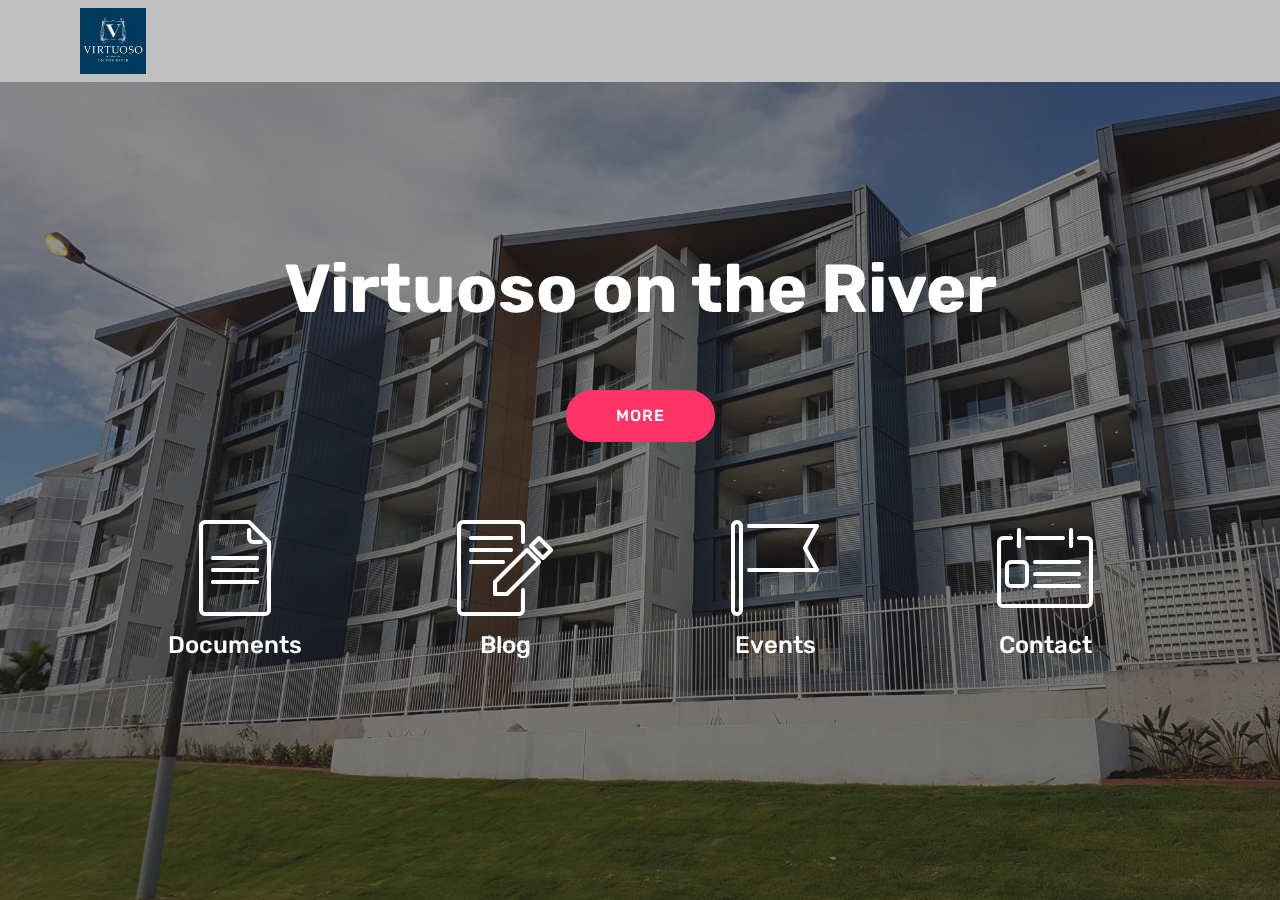
<file: index.html>
<!DOCTYPE html>
<html  >
<head>
  <!-- Site made with Mobirise Website Builder v4.12.0, https://mobirise.com -->
  <meta charset="UTF-8">
  <meta http-equiv="X-UA-Compatible" content="IE=edge">
  <meta name="generator" content="Mobirise v4.12.0, mobirise.com">
  <meta name="viewport" content="width=device-width, initial-scale=1, minimum-scale=1">
  <link rel="shortcut icon" href="assets/images/20191230-174814-128x96.png" type="image/x-icon">
  <meta name="description" content="">
  
  <title>Home</title>
  <link rel="stylesheet" href="assets/web/assets/mobirise-icons/mobirise-icons.css">
  <link rel="stylesheet" href="assets/bootstrap/css/bootstrap.min.css">
  <link rel="stylesheet" href="assets/bootstrap/css/bootstrap-grid.min.css">
  <link rel="stylesheet" href="assets/bootstrap/css/bootstrap-reboot.min.css">
  <link rel="stylesheet" href="assets/tether/tether.min.css">
  <link rel="stylesheet" href="assets/animatecss/animate.min.css">
  <link rel="stylesheet" href="assets/dropdown/css/style.css">
  <link rel="stylesheet" href="assets/theme/css/style.css">
  <link rel="preload" as="style" href="assets/mobirise/css/mbr-additional.css"><link rel="stylesheet" href="assets/mobirise/css/mbr-additional.css" type="text/css">
  
  
  
</head>
<body>
  <section class="menu cid-rPO1sFzL5g" once="menu" id="menu2-s">

    

    <nav class="navbar navbar-expand beta-menu navbar-dropdown align-items-center navbar-toggleable-sm">
        <button class="navbar-toggler navbar-toggler-right" type="button" data-toggle="collapse" data-target="#navbarSupportedContent" aria-controls="navbarSupportedContent" aria-expanded="false" aria-label="Toggle navigation">
            <div class="hamburger">
                <span></span>
                <span></span>
                <span></span>
                <span></span>
            </div>
        </button>
        <div class="menu-logo">
            <div class="navbar-brand">
                <span class="navbar-logo">
                    <a href="index.html">
                        <img src="assets/images/virtuoso-130x130.jpg" alt="Mobirise" title="" style="height: 4.1rem;">
                    </a>
                </span>
                
            </div>
        </div>
        <div class="collapse navbar-collapse" id="navbarSupportedContent">
            
            
        </div>
    </nav>
</section>

<section class="engine"><a href="https://mobirise.info/v">free html templates</a></section><section class="header12 cid-rPwDCD5Wi9 mbr-fullscreen mbr-parallax-background" id="header12-3">

    

    <div class="mbr-overlay" style="opacity: 0.5; background-color: rgb(35, 35, 35);">
    </div>

    <div class="container  ">
            <div class="media-container">
                <div class="col-md-12 align-center">
                    <h1 class="mbr-section-title pb-3 mbr-white mbr-bold mbr-fonts-style display-1"></h1>
                    <p class="mbr-text pb-3 mbr-white mbr-fonts-style display-1"><strong>
                        Virtuoso on the River</strong></p>
                    <div class="mbr-section-btn align-center py-2"><a class="btn btn-md btn-secondary display-4" href="page5.html">MORE</a></div>

                    <div class="icons-media-container mbr-white">
                        <div class="card col-12 col-md-6 col-lg-3">
                            <div class="icon-block">
                            <a href="page2.html">
                                <span class="mbr-iconfont mbri-file"></span>
                            </a>
                            </div>
                            <h5 class="mbr-fonts-style display-5">Documents</h5>
                        </div>

                        <div class="card col-12 col-md-6 col-lg-3">
                            <div class="icon-block">
                                <a href="page3.html">
                                    <span class="mbr-iconfont mbri-edit"></span>
                                </a>
                            </div>
                            <h5 class="mbr-fonts-style display-5">Blog</h5>
                        </div>

                        <div class="card col-12 col-md-6 col-lg-3">
                            <div class="icon-block">
                                <a href="page4.html">
                                    <span class="mbr-iconfont mbri-flag"></span>
                                </a>
                            </div>
                            <h5 class="mbr-fonts-style display-5">Events</h5>
                        </div>

                        <div class="card col-12 col-md-6 col-lg-3">
                            <div class="icon-block">
                                <a href="page1.html">
                                    <span class="mbr-iconfont mbri-contact-form"></span>
                                </a>
                            </div>
                            <h5 class="mbr-fonts-style display-5">Contact</h5>
                        </div>
                    </div>
                </div>
            </div>
    </div>

    
</section>


  <script src="assets/web/assets/jquery/jquery.min.js"></script>
  <script src="assets/popper/popper.min.js"></script>
  <script src="assets/bootstrap/js/bootstrap.min.js"></script>
  <script src="assets/tether/tether.min.js"></script>
  <script src="assets/smoothscroll/smooth-scroll.js"></script>
  <script src="assets/parallax/jarallax.min.js"></script>
  <script src="assets/viewportchecker/jquery.viewportchecker.js"></script>
  <script src="assets/dropdown/js/nav-dropdown.js"></script>
  <script src="assets/dropdown/js/navbar-dropdown.js"></script>
  <script src="assets/touchswipe/jquery.touch-swipe.min.js"></script>
  <script src="assets/vimeoplayer/jquery.mb.vimeo_player.js"></script>
  <script src="assets/theme/js/script.js"></script>
  
  
 <div id="scrollToTop" class="scrollToTop mbr-arrow-up"><a style="text-align: center;"><i class="mbr-arrow-up-icon mbr-arrow-up-icon-cm cm-icon cm-icon-smallarrow-up"></i></a></div>
    <input name="animation" type="hidden">
  </body>
</html>
</file>
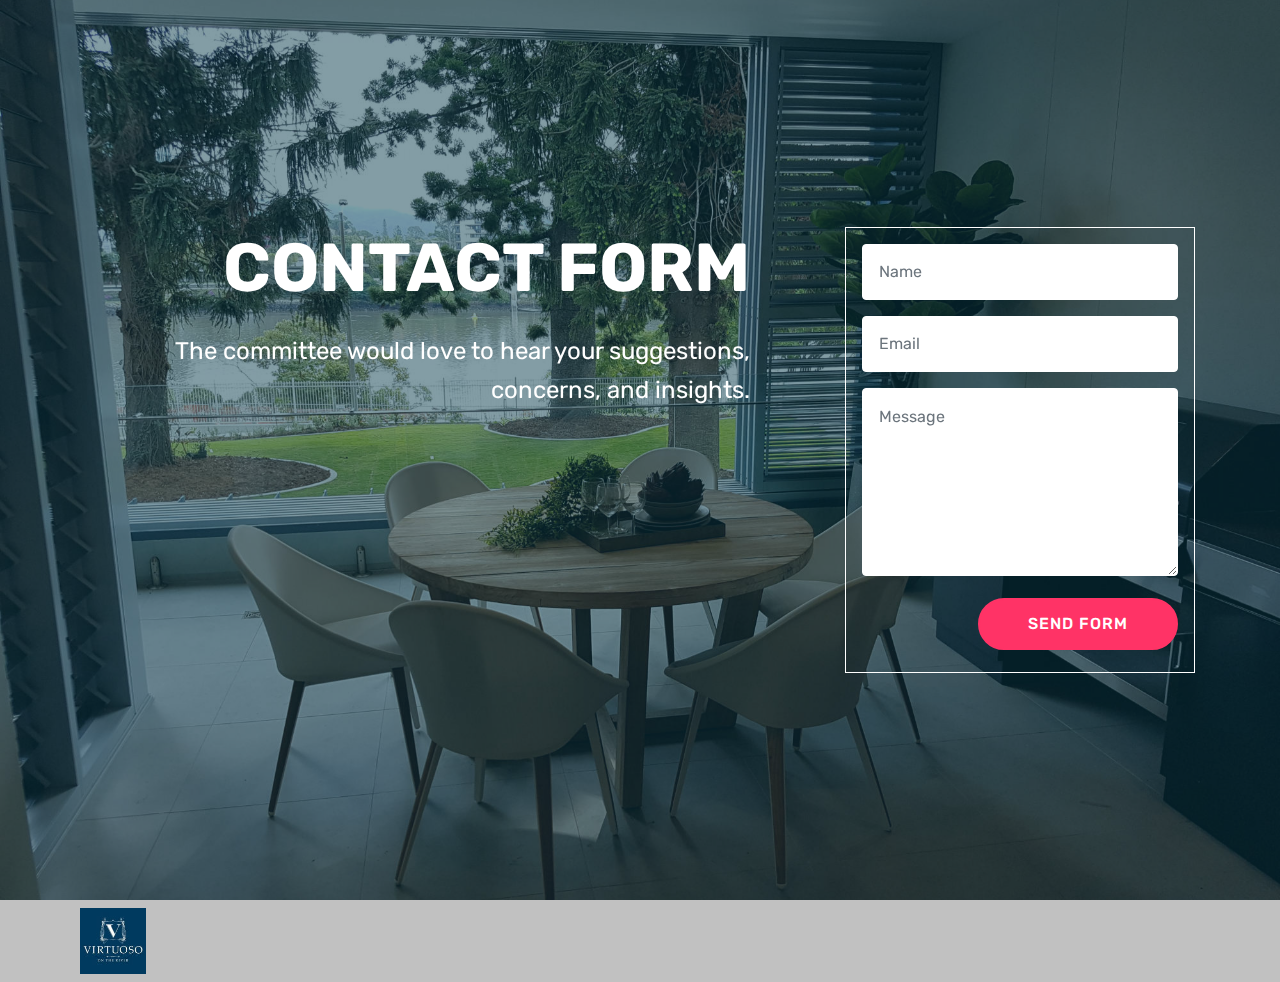
<file: page1.html>
<!DOCTYPE html>
<html  >
<head>
  <!-- Site made with Mobirise Website Builder v4.12.0, https://mobirise.com -->
  <meta charset="UTF-8">
  <meta http-equiv="X-UA-Compatible" content="IE=edge">
  <meta name="generator" content="Mobirise v4.12.0, mobirise.com">
  <meta name="viewport" content="width=device-width, initial-scale=1, minimum-scale=1">
  <link rel="shortcut icon" href="assets/images/20191230-174814-128x96.png" type="image/x-icon">
  <meta name="description" content="Website Maker Description">
  
  <title>Contact</title>
  <link rel="stylesheet" href="assets/web/assets/mobirise-icons/mobirise-icons.css">
  <link rel="stylesheet" href="assets/bootstrap/css/bootstrap.min.css">
  <link rel="stylesheet" href="assets/bootstrap/css/bootstrap-grid.min.css">
  <link rel="stylesheet" href="assets/bootstrap/css/bootstrap-reboot.min.css">
  <link rel="stylesheet" href="assets/tether/tether.min.css">
  <link rel="stylesheet" href="assets/animatecss/animate.min.css">
  <link rel="stylesheet" href="assets/dropdown/css/style.css">
  <link rel="stylesheet" href="assets/theme/css/style.css">
  <link rel="preload" as="style" href="assets/mobirise/css/mbr-additional.css"><link rel="stylesheet" href="assets/mobirise/css/mbr-additional.css" type="text/css">
  
  
  
</head>
<body>
  <section class="header15 cid-rPwMFP52kG mbr-fullscreen mbr-parallax-background" id="header15-6">

    

    <div class="mbr-overlay" style="opacity: 0.5; background-color: rgb(7, 59, 76);"></div>

    <div class="container align-right">
        <div class="row">
            <div class="mbr-white col-lg-8 col-md-7 content-container">
                <h1 class="mbr-section-title mbr-bold pb-3 mbr-fonts-style display-1">CONTACT FORM</h1>
                <p class="mbr-text pb-3 mbr-fonts-style display-5">
                    The committee would love to hear your suggestions, concerns, and insights.</p>
            </div>
            <div class="col-lg-4 col-md-5">
                <div class="form-container">
                    <div class="media-container-column" data-form-type="formoid">
                        <!---Formbuilder Form--->
                        <form action="https://mobirise.com/" method="POST" class="mbr-form form-with-styler" data-form-title="Mobirise Form"><input type="hidden" name="email" data-form-email="true" value="WQW5SHM19IRriggK0kjUVhyDDZFvx+xU+ZBfsWpfCrILedefpWVnQHiHdJW/+1wJrTc9ldo1NWYqDibcAjg2lQUdHE3eb8dgwEZkTQPY/PP/2p87rxOsv9e3OwX7Ckcm">
                            <div class="row">
                                <div hidden="hidden" data-form-alert="" class="alert alert-success col-12">Thank you for submitting your enquiry. The body corporate committee will try and get back to you as soon as possible.</div>
                                <div hidden="hidden" data-form-alert-danger="" class="alert alert-danger col-12">
                                </div>
                            </div>
                            <div class="dragArea row">
                                <div class="col-md-12 form-group " data-for="name">
                                    <input type="text" name="name" placeholder="Name" data-form-field="Name" required="required" class="form-control px-3 display-7" id="name-header15-6">
                                </div>
                                <div class="col-md-12 form-group " data-for="email">
                                    <input type="email" name="email" placeholder="Email" data-form-field="Email" required="required" class="form-control px-3 display-7" id="email-header15-6">
                                </div>
                                
                                <div data-for="message" class="col-md-12 form-group ">
                                    <textarea name="message" placeholder="Message" data-form-field="Message" class="form-control px-3 display-7" id="message-header15-6"></textarea>
                                </div>
                                <div class="col-md-12 input-group-btn"><button type="submit" class="btn btn-secondary btn-form display-4" href="mailto:virtuoso-bcc@googlegroups.com">SEND FORM</button></div>
                            </div>
                        </form><!---Formbuilder Form--->
                    </div>
                </div>
            </div>
        </div>
    </div>
    
</section>

<section class="engine"><a href="https://mobirise.info/e">how to make a site</a></section><section class="menu cid-rPO1sFzL5g" once="menu" id="menu2-s">

    

    <nav class="navbar navbar-expand beta-menu navbar-dropdown align-items-center navbar-toggleable-sm">
        <button class="navbar-toggler navbar-toggler-right" type="button" data-toggle="collapse" data-target="#navbarSupportedContent" aria-controls="navbarSupportedContent" aria-expanded="false" aria-label="Toggle navigation">
            <div class="hamburger">
                <span></span>
                <span></span>
                <span></span>
                <span></span>
            </div>
        </button>
        <div class="menu-logo">
            <div class="navbar-brand">
                <span class="navbar-logo">
                    <a href="index.html">
                        <img src="assets/images/virtuoso-130x130.jpg" alt="Mobirise" title="" style="height: 4.1rem;">
                    </a>
                </span>
                
            </div>
        </div>
        <div class="collapse navbar-collapse" id="navbarSupportedContent">
            
            
        </div>
    </nav>
</section>


  <script src="assets/web/assets/jquery/jquery.min.js"></script>
  <script src="assets/popper/popper.min.js"></script>
  <script src="assets/bootstrap/js/bootstrap.min.js"></script>
  <script src="assets/parallax/jarallax.min.js"></script>
  <script src="assets/smoothscroll/smooth-scroll.js"></script>
  <script src="assets/tether/tether.min.js"></script>
  <script src="assets/viewportchecker/jquery.viewportchecker.js"></script>
  <script src="assets/dropdown/js/nav-dropdown.js"></script>
  <script src="assets/dropdown/js/navbar-dropdown.js"></script>
  <script src="assets/touchswipe/jquery.touch-swipe.min.js"></script>
  <script src="assets/theme/js/script.js"></script>
  <script src="assets/formoid/formoid.min.js"></script>
  
  
 <div id="scrollToTop" class="scrollToTop mbr-arrow-up"><a style="text-align: center;"><i class="mbr-arrow-up-icon mbr-arrow-up-icon-cm cm-icon cm-icon-smallarrow-up"></i></a></div>
    <input name="animation" type="hidden">
  </body>
</html>
</file>
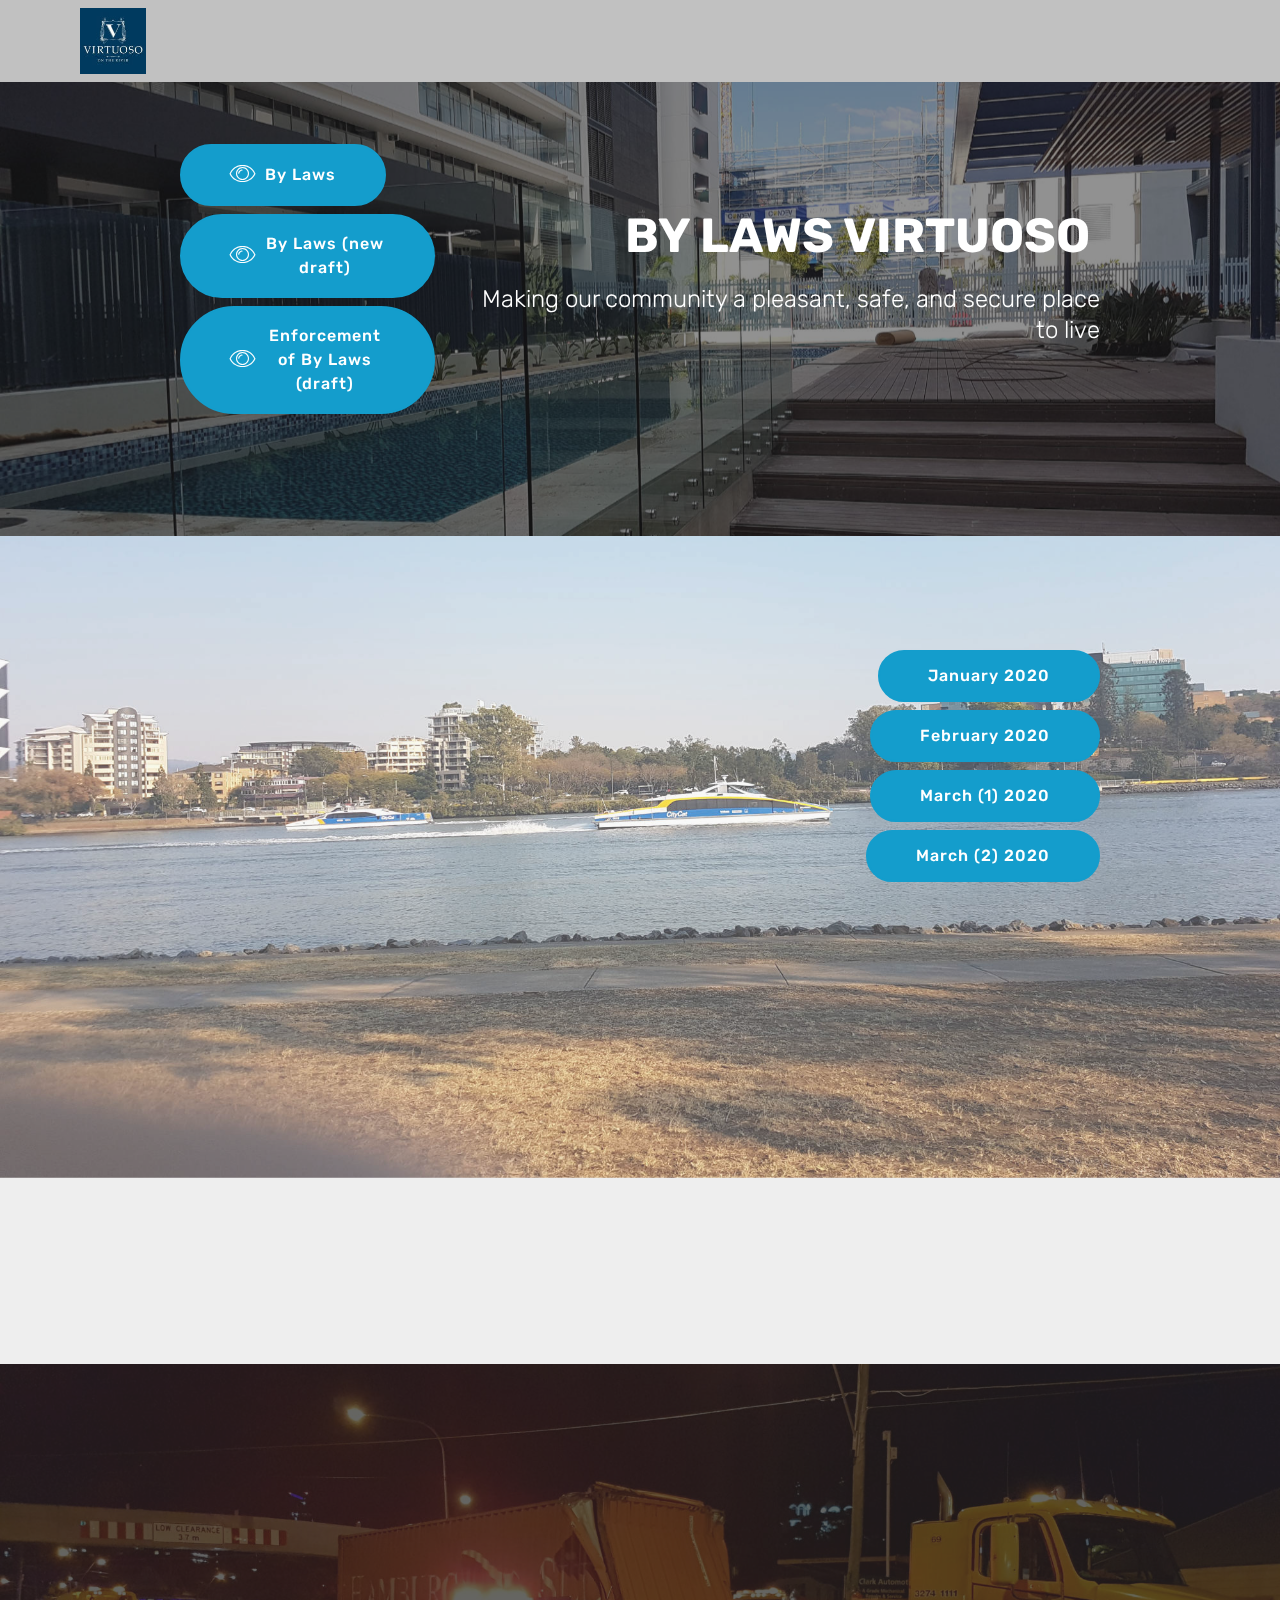
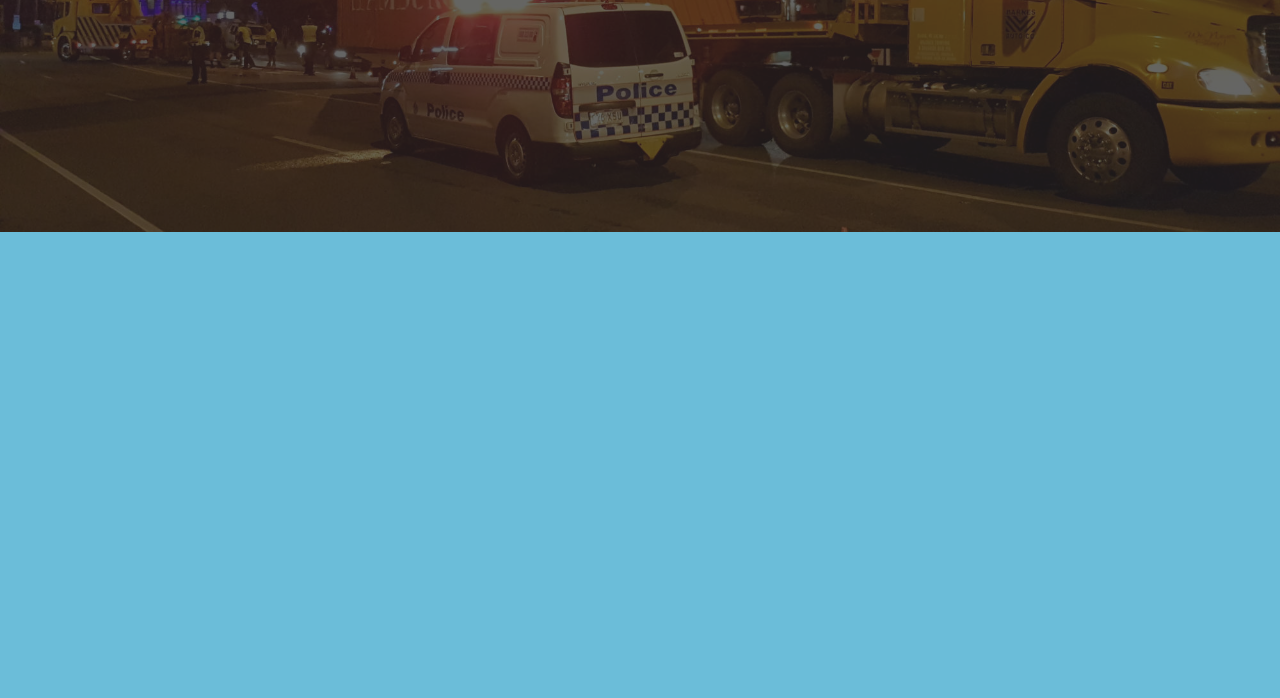
<file: page2.html>
<!DOCTYPE html>
<html  >
<head>
  <!-- Site made with Mobirise Website Builder v4.12.0, https://mobirise.com -->
  <meta charset="UTF-8">
  <meta http-equiv="X-UA-Compatible" content="IE=edge">
  <meta name="generator" content="Mobirise v4.12.0, mobirise.com">
  <meta name="viewport" content="width=device-width, initial-scale=1, minimum-scale=1">
  <link rel="shortcut icon" href="assets/images/20191230-174814-128x96.png" type="image/x-icon">
  <meta name="description" content="Web Page Creator Description">
  
  <title>Documents</title>
  <link rel="stylesheet" href="assets/web/assets/mobirise-icons/mobirise-icons.css">
  <link rel="stylesheet" href="assets/bootstrap/css/bootstrap.min.css">
  <link rel="stylesheet" href="assets/bootstrap/css/bootstrap-grid.min.css">
  <link rel="stylesheet" href="assets/bootstrap/css/bootstrap-reboot.min.css">
  <link rel="stylesheet" href="assets/tether/tether.min.css">
  <link rel="stylesheet" href="assets/animatecss/animate.min.css">
  <link rel="stylesheet" href="assets/dropdown/css/style.css">
  <link rel="stylesheet" href="assets/theme/css/style.css">
  <link rel="preload" as="style" href="assets/mobirise/css/mbr-additional.css"><link rel="stylesheet" href="assets/mobirise/css/mbr-additional.css" type="text/css">
  
  
  
</head>
<body>
  <section class="menu cid-rPO1sFzL5g" once="menu" id="menu2-s">

    

    <nav class="navbar navbar-expand beta-menu navbar-dropdown align-items-center navbar-toggleable-sm">
        <button class="navbar-toggler navbar-toggler-right" type="button" data-toggle="collapse" data-target="#navbarSupportedContent" aria-controls="navbarSupportedContent" aria-expanded="false" aria-label="Toggle navigation">
            <div class="hamburger">
                <span></span>
                <span></span>
                <span></span>
                <span></span>
            </div>
        </button>
        <div class="menu-logo">
            <div class="navbar-brand">
                <span class="navbar-logo">
                    <a href="index.html">
                        <img src="assets/images/virtuoso-130x130.jpg" alt="Mobirise" title="" style="height: 4.1rem;">
                    </a>
                </span>
                
            </div>
        </div>
        <div class="collapse navbar-collapse" id="navbarSupportedContent">
            
            
        </div>
    </nav>
</section>

<section class="engine"><a href="https://mobirise.info/z">best website templates</a></section><section class="mbr-section info2 cid-rPCRMCbN6a mbr-parallax-background" id="info2-d">

    

    <div class="mbr-overlay" style="opacity: 0.5; background-color: rgb(35, 35, 35);">
    </div>

    <div class="container">
        <div class="row main justify-content-center">
            <div class="media-container-column col-12 col-lg-3 col-md-4">
                <div class="mbr-section-btn align-left py-4"><a class="btn btn-primary display-7" href="assets/files/ByLaws.pdf">
                    <span class="mbri-preview mbr-iconfont"></span>By Laws</a> <a class="btn btn-primary display-7" href="assets/files/2020-06-29-Draft-New-By-Laws.pdf">
                    <span class="mbri-preview mbr-iconfont"></span>By Laws (new draft)</a> <a class="btn btn-primary display-7" href="assets/files/EBLD.pdf">
                    <span class="mbri-preview mbr-iconfont"></span>Enforcement of By Laws (draft)</a></div>
            </div>
            <div class="media-container-column title col-12 col-lg-7 col-md-6">
                <h2 class="align-right mbr-bold mbr-white pb-3 mbr-fonts-style display-2">BY LAWS VIRTUOSO&nbsp;</h2>
                <h3 class="mbr-section-subtitle align-right mbr-light mbr-white mbr-fonts-style display-5">Making our community a pleasant, safe, and secure place to live</h3>
            </div>
        </div>
    </div>
</section>

<section class="mbr-section info1 cid-rPCPwSPXt4 mbr-parallax-background" id="info1-c">

    

    <div class="mbr-overlay" style="opacity: 0.3; background-color: rgb(239, 239, 239);">
    </div>
    <div class="container">
        <div class="row justify-content-center content-row">
            <div class="media-container-column title col-12 col-lg-7 col-md-6">
                
                <h2 class="align-left mbr-bold mbr-fonts-style display-2">NEWSLETTERS</h2>
            </div>
            <div class="media-container-column col-12 col-lg-3 col-md-4">
                <div class="mbr-section-btn align-right py-4"><a class="btn btn-primary display-4" href="assets/files/Newsletter1.pdf">January 2020</a> <a class="btn btn-primary display-4" href="assets/files/Newsletter2.pdf">February 2020</a> <a class="btn btn-primary display-4" href="assets/files/Newsletter3.pdf">March (1) 2020</a> <a class="btn btn-primary display-4" href="assets/files/Newsletter4.pdf">March (2) 2020</a> <a class="btn btn-primary display-4" href="assets/files/Newsletter5.pdf">May 2020</a> <a class="btn btn-primary display-4" href="assets/files/Newsletter6.pdf">June 2020</a> <a class="btn btn-primary display-4" href="assets/files/Newsletter7.pdf">July 2020</a> <a class="btn btn-primary display-4" href="assets/files/Newsletter8.pdf">August 2020</a> <a class="btn btn-primary display-4" href="assets/files/Newsletter9.pdf">September 2020</a> <a class="btn btn-primary display-4" href="assets/files/Newsletter10.pdf">November 2020</a></div>
            </div>
        </div>
    </div>
</section>

<section class="mbr-section info2 cid-sgimaerj8v" id="info2-10">

    

    <div class="mbr-overlay" style="opacity: 0.7; background-color: rgb(35, 35, 35);">
    </div>

    <div class="container">
        <div class="row main justify-content-center">
            <div class="media-container-column col-12 col-lg-3 col-md-4">
                <div class="mbr-section-btn align-left py-4"><a class="btn btn-secondary display-4" href="assets/files/FactSheetVehicleSecurity.pdf">Vehicle</a> <a class="btn btn-secondary display-4" href="assets/files/FactSheetPropertyIdentification.pdf">Property</a> <a class="btn btn-secondary display-4" href="assets/files/FactSheetMultiResidentialLivingSecurity.pdf">Multi-Residential</a> <a class="btn btn-secondary display-4" href="assets/files/FactSheetMotorcycle.pdf">Motorcycle</a></div>
            </div>
            <div class="media-container-column title col-12 col-lg-7 col-md-6">
                <h2 class="align-right mbr-bold mbr-white pb-3 mbr-fonts-style display-2">
                    Security</h2>
                <h3 class="mbr-section-subtitle align-right mbr-light mbr-white mbr-fonts-style display-5">How can you help prevent crime?.
                </h3>
            </div>
        </div>
    </div>
</section>

<section class="header1 cid-sbBeqrdI1s mbr-parallax-background" id="header1-y">

    

    <div class="mbr-overlay" style="opacity: 0.6; background-color: rgb(20, 157, 204);">
    </div>

    <div class="container">
        <div class="row justify-content-md-center">
            <div class="mbr-white col-md-10">
                <h1 class="mbr-section-title align-center mbr-bold pb-3 mbr-fonts-style display-1">
                    Other Documents</h1>
                
                <p class="mbr-text align-center pb-3 mbr-fonts-style display-5"></p>
                <div class="mbr-section-btn align-center"><a class="btn btn-md btn-secondary display-4" href="assets/files/SSC.pdf">
                        <span class="mbr-iconfont mbri-file"></span>Storage Cages</a> <a class="btn btn-md btn-secondary display-4" href="assets/files/Mitsubishi-Virtuoso-letter-Marc-Air.pdf">
                        <span class="mbr-iconfont mbri-file"></span>Air Conditioning I</a> <a class="btn btn-md btn-secondary display-4" href="assets/files/MarcAir-AC-Warranty-06-05-2020-Signed.pdf">
                        <span class="mbr-iconfont mbri-file"></span>Air Conditioning II</a></div>
            </div>
        </div>
    </div>

</section>


  <script src="assets/web/assets/jquery/jquery.min.js"></script>
  <script src="assets/popper/popper.min.js"></script>
  <script src="assets/bootstrap/js/bootstrap.min.js"></script>
  <script src="assets/tether/tether.min.js"></script>
  <script src="assets/smoothscroll/smooth-scroll.js"></script>
  <script src="assets/viewportchecker/jquery.viewportchecker.js"></script>
  <script src="assets/dropdown/js/nav-dropdown.js"></script>
  <script src="assets/dropdown/js/navbar-dropdown.js"></script>
  <script src="assets/touchswipe/jquery.touch-swipe.min.js"></script>
  <script src="assets/parallax/jarallax.min.js"></script>
  <script src="assets/theme/js/script.js"></script>
  
  
 <div id="scrollToTop" class="scrollToTop mbr-arrow-up"><a style="text-align: center;"><i class="mbr-arrow-up-icon mbr-arrow-up-icon-cm cm-icon cm-icon-smallarrow-up"></i></a></div>
    <input name="animation" type="hidden">
  </body>
</html>
</file>
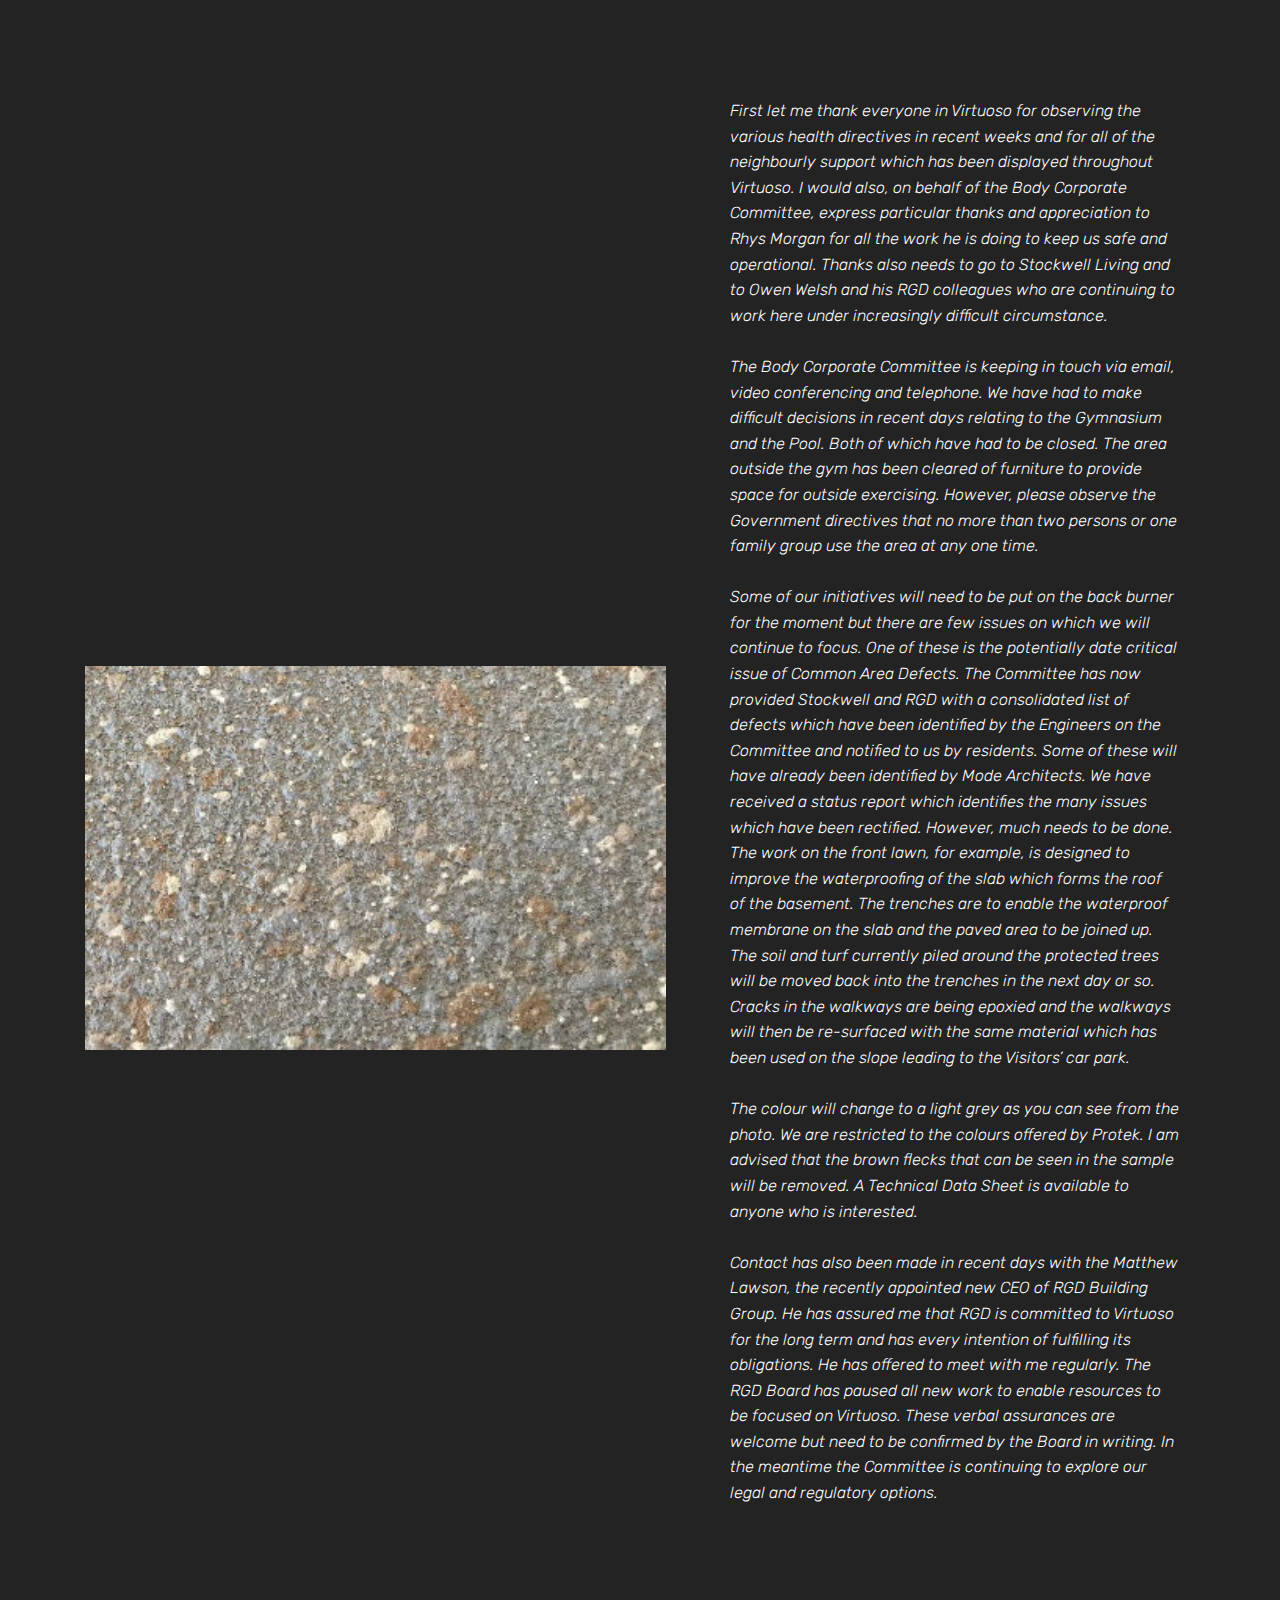
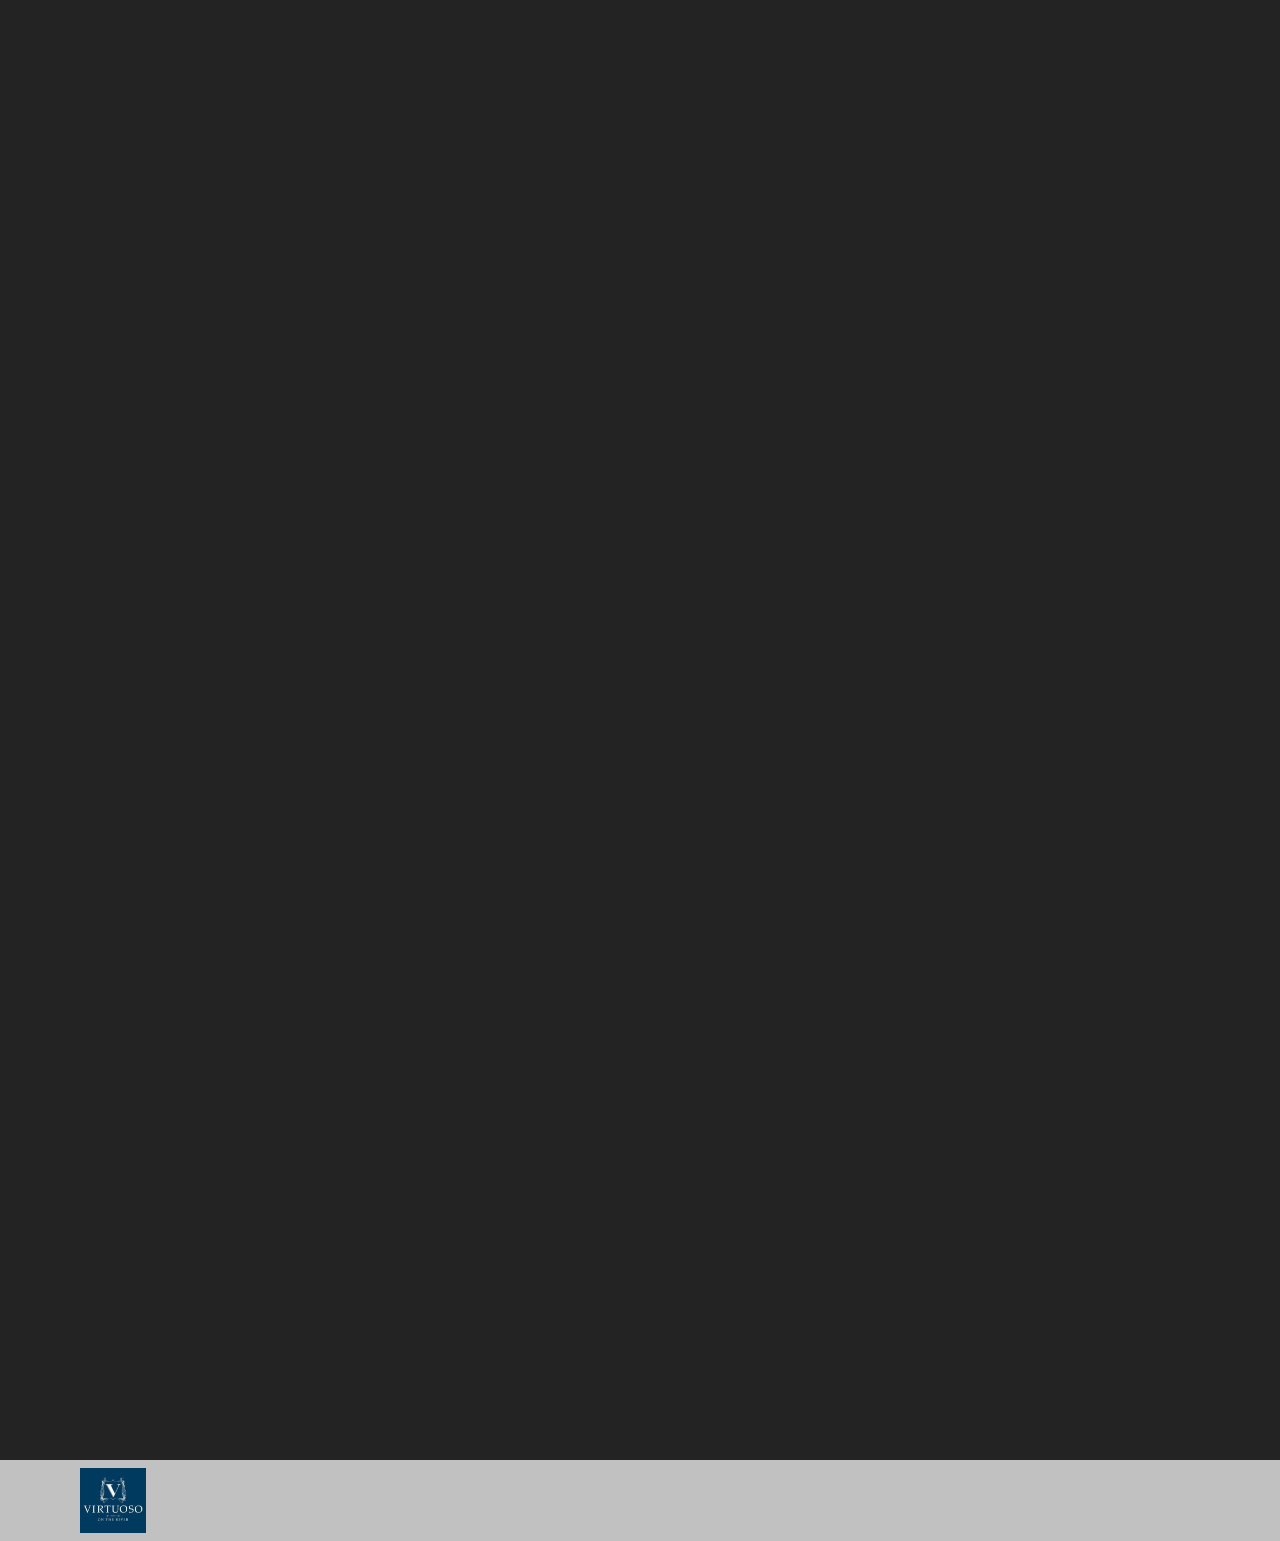
<file: page3.html>
<!DOCTYPE html>
<html  >
<head>
  <!-- Site made with Mobirise Website Builder v4.12.0, https://mobirise.com -->
  <meta charset="UTF-8">
  <meta http-equiv="X-UA-Compatible" content="IE=edge">
  <meta name="generator" content="Mobirise v4.12.0, mobirise.com">
  <meta name="viewport" content="width=device-width, initial-scale=1, minimum-scale=1">
  <link rel="shortcut icon" href="assets/images/20191230-174814-128x96.png" type="image/x-icon">
  <meta name="description" content="Website Creator Description">
  
  <title>Blog</title>
  <link rel="stylesheet" href="assets/web/assets/mobirise-icons/mobirise-icons.css">
  <link rel="stylesheet" href="assets/bootstrap/css/bootstrap.min.css">
  <link rel="stylesheet" href="assets/bootstrap/css/bootstrap-grid.min.css">
  <link rel="stylesheet" href="assets/bootstrap/css/bootstrap-reboot.min.css">
  <link rel="stylesheet" href="assets/tether/tether.min.css">
  <link rel="stylesheet" href="assets/animatecss/animate.min.css">
  <link rel="stylesheet" href="assets/dropdown/css/style.css">
  <link rel="stylesheet" href="assets/theme/css/style.css">
  <link rel="preload" as="style" href="assets/mobirise/css/mbr-additional.css"><link rel="stylesheet" href="assets/mobirise/css/mbr-additional.css" type="text/css">
  
  
  
</head>
<body>
  <section class="testimonials2 cid-rUNLfBnzUB" id="testimonials2-w">

    

    

    <div class="container">
        <div class="media-container-row">
            <div class="mbr-figure pr-lg-5" style="width: 130%;">
              <img src="assets/images/texture-371x245.jpg" alt="" title="">
            </div>
            <div class="media-content px-3 align-self-center mbr-white py-2">
                    <p class="mbr-text testimonial-text mbr-fonts-style display-7">First let me thank everyone in Virtuoso for observing the various health directives in recent weeks and for all of the neighbourly support which has been displayed throughout Virtuoso.  I would also, on behalf of the Body Corporate Committee, express particular thanks and appreciation to Rhys Morgan for all the work he is doing to keep us safe and operational.  Thanks also needs to go to Stockwell Living and to Owen Welsh and his RGD colleagues who are continuing to work here under increasingly difficult circumstance.
<br><br>The Body Corporate Committee is keeping in touch via email, video conferencing and telephone.  We have had to make difficult decisions in recent days relating to the Gymnasium and the Pool.  Both of which have had to be closed.  The area outside the gym has been cleared of furniture to provide space for outside exercising.  However, please observe the Government directives that no more than two persons or one family group use the area at any one time.
<br><br>Some of our initiatives will need to be put on the back burner for the moment but there are few issues on which we will continue to focus.  One of these is the potentially date critical issue of Common Area Defects.  The Committee has now provided Stockwell and RGD with a consolidated list of defects which have been identified by the Engineers on the Committee and notified to us by residents.  Some of these will have already been identified by Mode Architects.  We have received a status report which identifies the many issues which have been rectified.  However, much needs to be done.  The work on the front lawn, for example, is designed to improve the waterproofing of the slab which forms the roof of the basement.  The trenches are to enable the waterproof membrane on the slab and the paved area to be joined up.  The soil and turf currently piled around the protected trees will be moved back into the trenches in the next day or so.  Cracks in the walkways are being epoxied and the walkways will then be re-surfaced with the same material which has been used on the slope leading to the Visitors’ car park. 
<br><br>The colour will change to a light grey as you can see from the photo. We are restricted to the colours offered by Protek. I am advised that the brown flecks that can be seen in the sample will be removed. A Technical Data Sheet is available to anyone who is interested.
<br><br>Contact has also been made in recent days with the Matthew Lawson, the recently appointed new CEO of RGD Building Group.  He has assured me that RGD is committed to Virtuoso for the long term and has every intention of fulfilling its obligations.  He has offered to meet with me regularly.  The RGD Board has paused all new work to enable resources to be focused on Virtuoso.  These verbal assurances are welcome but need to be confirmed by the Board in writing.  In the meantime the Committee is continuing to explore our legal and regulatory options.&nbsp;<br></p>
                    <p class="mbr-author-name pt-4 mb-2 mbr-fonts-style display-7">Douglas Porter - 2020/3</p>
                    <p class="mbr-author-desc mbr-fonts-style display-7">CHAIRMAN</p>
            </div>
        </div>
    </div>
</section>

<section class="engine"><a href="https://mobirise.info/d">web maker</a></section><section class="testimonials2 cid-rTA45wHtVf" id="testimonials2-v">

    

    

    <div class="container">
        <div class="media-container-row">
            <div class="mbr-figure pr-lg-5" style="width: 130%;">
              <img src="assets/images/20191123-102743-1162x871.jpg" alt="" title="">
            </div>
            <div class="media-content px-3 align-self-center mbr-white py-2">
                    <p class="mbr-text testimonial-text mbr-fonts-style display-7">Your Committee is working very well and has been in constant communication.  Along with one or more members I have fortnightly meetings with Stockwell representatives.  We have covered a wide range of topics including security, common area defects, key access to firestairs, care of the front lawns, documentation, a/c unit location.  We have also commissioned external reports in relation to insurance valuation, workplace health and safety, and the sinking fund. Residents’ health and safety is of paramount importance and we have summarised below some of the action we have taken to deal with COVID19 fallout. We have compiled a consolidated list of common area defects and are seeking an up to date report from RGD of remediation completed.  We have also agreed to engage lawyers to prepare for more formal action to ensure that Stockwell and RGD fulfill their obligations to remediate all common area defects within the warranty period.   We will be reviewing service contracts prior to renewal to ensure that we are receiving value for money.  We will also be exploring whether there is a more cost-effective solution to our current embedded electricity supplier. We have an ambitious agenda.  However, thankfully the Committee has a wide range of skills and experience which are willingly and unselfishly being used for the benefit of all residents. I would like to thank them and all of our community for the support and trust that has been extended to the Committee.</p>
                    <p class="mbr-author-name pt-4 mb-2 mbr-fonts-style display-7">
                       Douglas Porter - 2020/3</p>
                    <p class="mbr-author-desc mbr-fonts-style display-7">
                       CHAIRMAN</p>
            </div>
        </div>
    </div>
</section>

<section class="testimonials2 cid-rPCYcSRl8B" id="testimonials2-f">

    

    

    <div class="container">
        <div class="media-container-row">
            <div class="mbr-figure pr-lg-5" style="width: 130%;">
              <img src="assets/images/20190925-174425-1162x871.jpg" alt="" title="">
            </div>
            <div class="media-content px-3 align-self-center mbr-white py-2">
                    <p class="mbr-text testimonial-text mbr-fonts-style display-7">
                       In the past period we have been transitioning from a developr managed body corporate committee to one that is managed by the body coporate itself. Since its election at the AGM, the committee has been focusing on a range of issues including security, fire safety, common area defects, streamlining communication with the body corporate, workplace health and safety, insurance, and budget forecasting. There is much work to do, but it has been a pleasure to work with such knowledgeable and committed fellow committee members and with such an engaged and supportive body corporate (as evidenced in a number of ways, e.g. in the high turn-up at the recent first committee meeting or the willingness displayed to help the committee).</p>
                    <p class="mbr-author-name pt-4 mb-2 mbr-fonts-style display-7">
                       Arthur - 2020/2</p>
                    <p class="mbr-author-desc mbr-fonts-style display-7">
                       SECRETARY</p>
            </div>
        </div>
    </div>
</section>

<section class="menu cid-rPO1sFzL5g" once="menu" id="menu2-s">

    

    <nav class="navbar navbar-expand beta-menu navbar-dropdown align-items-center navbar-toggleable-sm">
        <button class="navbar-toggler navbar-toggler-right" type="button" data-toggle="collapse" data-target="#navbarSupportedContent" aria-controls="navbarSupportedContent" aria-expanded="false" aria-label="Toggle navigation">
            <div class="hamburger">
                <span></span>
                <span></span>
                <span></span>
                <span></span>
            </div>
        </button>
        <div class="menu-logo">
            <div class="navbar-brand">
                <span class="navbar-logo">
                    <a href="index.html">
                        <img src="assets/images/virtuoso-130x130.jpg" alt="Mobirise" title="" style="height: 4.1rem;">
                    </a>
                </span>
                
            </div>
        </div>
        <div class="collapse navbar-collapse" id="navbarSupportedContent">
            
            
        </div>
    </nav>
</section>


  <script src="assets/web/assets/jquery/jquery.min.js"></script>
  <script src="assets/popper/popper.min.js"></script>
  <script src="assets/bootstrap/js/bootstrap.min.js"></script>
  <script src="assets/tether/tether.min.js"></script>
  <script src="assets/viewportchecker/jquery.viewportchecker.js"></script>
  <script src="assets/dropdown/js/nav-dropdown.js"></script>
  <script src="assets/dropdown/js/navbar-dropdown.js"></script>
  <script src="assets/touchswipe/jquery.touch-swipe.min.js"></script>
  <script src="assets/smoothscroll/smooth-scroll.js"></script>
  <script src="assets/theme/js/script.js"></script>
  
  
 <div id="scrollToTop" class="scrollToTop mbr-arrow-up"><a style="text-align: center;"><i class="mbr-arrow-up-icon mbr-arrow-up-icon-cm cm-icon cm-icon-smallarrow-up"></i></a></div>
    <input name="animation" type="hidden">
  </body>
</html>
</file>
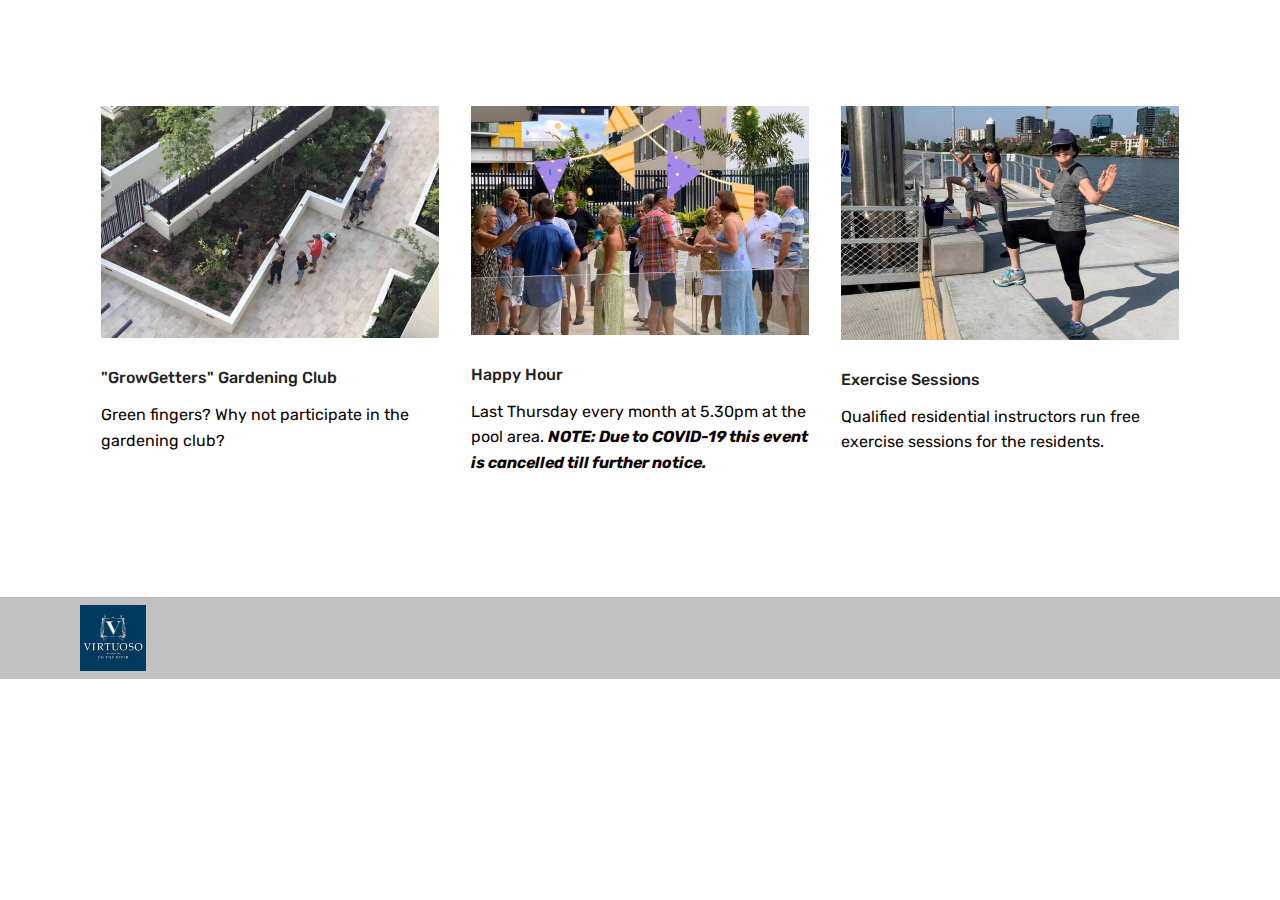
<file: page4.html>
<!DOCTYPE html>
<html  >
<head>
  <!-- Site made with Mobirise Website Builder v4.12.0, https://mobirise.com -->
  <meta charset="UTF-8">
  <meta http-equiv="X-UA-Compatible" content="IE=edge">
  <meta name="generator" content="Mobirise v4.12.0, mobirise.com">
  <meta name="viewport" content="width=device-width, initial-scale=1, minimum-scale=1">
  <link rel="shortcut icon" href="assets/images/20191230-174814-128x96.png" type="image/x-icon">
  <meta name="description" content="Website Builder Description">
  
  <title>Events</title>
  <link rel="stylesheet" href="assets/web/assets/mobirise-icons/mobirise-icons.css">
  <link rel="stylesheet" href="assets/bootstrap/css/bootstrap.min.css">
  <link rel="stylesheet" href="assets/bootstrap/css/bootstrap-grid.min.css">
  <link rel="stylesheet" href="assets/bootstrap/css/bootstrap-reboot.min.css">
  <link rel="stylesheet" href="assets/tether/tether.min.css">
  <link rel="stylesheet" href="assets/animatecss/animate.min.css">
  <link rel="stylesheet" href="assets/dropdown/css/style.css">
  <link rel="stylesheet" href="assets/theme/css/style.css">
  <link rel="preload" as="style" href="assets/mobirise/css/mbr-additional.css"><link rel="stylesheet" href="assets/mobirise/css/mbr-additional.css" type="text/css">
  
  
  
</head>
<body>
  <section class="features2 cid-rPIjy3AZwF" id="features2-h">

    

    
    
    <div class="container">
        <div class="media-container-row">
            <div class="card p-3 col-12 col-md-6 col-lg-4">
                <div class="card-wrapper">
                    <div class="card-img">
                        <img src="assets/images/gardening1-676x464.jpg" alt="Mobirise" title="">
                    </div>
                    <div class="card-box">
                        <h4 class="card-title pb-3 mbr-fonts-style display-7">"GrowGetters" Gardening Club</h4>
                        <p class="mbr-text mbr-fonts-style display-7">Green fingers? Why not participate in the gardening club?</p>
                    </div>
                </div>
            </div>

            <div class="card p-3 col-12 col-md-6 col-lg-4">
                <div class="card-wrapper">
                    <div class="card-img">
                        <img src="assets/images/happyhour-676x457.jpg" alt="Mobirise" title="">
                    </div>
                    <div class="card-box ">
                        <h4 class="card-title pb-3 mbr-fonts-style display-7">
                            Happy Hour</h4>
                        <p class="mbr-text mbr-fonts-style display-7">Last Thursday every month at 5.30pm at the pool area. <strong><em>NOTE: Due to COVID-19 this event is cancelled till further notice.</em></strong></p>
                    </div>
                </div>
            </div>

            <div class="card p-3 col-12 col-md-6 col-lg-4">
                <div class="card-wrapper">
                    <div class="card-img">
                        <img src="assets/images/exercise1-676x467.jpg" alt="Mobirise" title="">
                    </div>
                    <div class="card-box">
                        <h4 class="card-title pb-3 mbr-fonts-style display-7">
                            Exercise Sessions</h4>
                        <p class="mbr-text mbr-fonts-style display-7">Qualified residential instructors run free exercise sessions for the residents.</p>
                    </div>
                </div>
            </div>

            
        </div>
    </div>
</section>

<section class="engine"><a href="https://mobirise.info/y">free html site templates</a></section><section class="menu cid-rPO1sFzL5g" once="menu" id="menu2-s">

    

    <nav class="navbar navbar-expand beta-menu navbar-dropdown align-items-center navbar-toggleable-sm">
        <button class="navbar-toggler navbar-toggler-right" type="button" data-toggle="collapse" data-target="#navbarSupportedContent" aria-controls="navbarSupportedContent" aria-expanded="false" aria-label="Toggle navigation">
            <div class="hamburger">
                <span></span>
                <span></span>
                <span></span>
                <span></span>
            </div>
        </button>
        <div class="menu-logo">
            <div class="navbar-brand">
                <span class="navbar-logo">
                    <a href="index.html">
                        <img src="assets/images/virtuoso-130x130.jpg" alt="Mobirise" title="" style="height: 4.1rem;">
                    </a>
                </span>
                
            </div>
        </div>
        <div class="collapse navbar-collapse" id="navbarSupportedContent">
            
            
        </div>
    </nav>
</section>


  <script src="assets/web/assets/jquery/jquery.min.js"></script>
  <script src="assets/popper/popper.min.js"></script>
  <script src="assets/bootstrap/js/bootstrap.min.js"></script>
  <script src="assets/tether/tether.min.js"></script>
  <script src="assets/viewportchecker/jquery.viewportchecker.js"></script>
  <script src="assets/dropdown/js/nav-dropdown.js"></script>
  <script src="assets/dropdown/js/navbar-dropdown.js"></script>
  <script src="assets/touchswipe/jquery.touch-swipe.min.js"></script>
  <script src="assets/smoothscroll/smooth-scroll.js"></script>
  <script src="assets/theme/js/script.js"></script>
  
  
 <div id="scrollToTop" class="scrollToTop mbr-arrow-up"><a style="text-align: center;"><i class="mbr-arrow-up-icon mbr-arrow-up-icon-cm cm-icon cm-icon-smallarrow-up"></i></a></div>
    <input name="animation" type="hidden">
  </body>
</html>
</file>
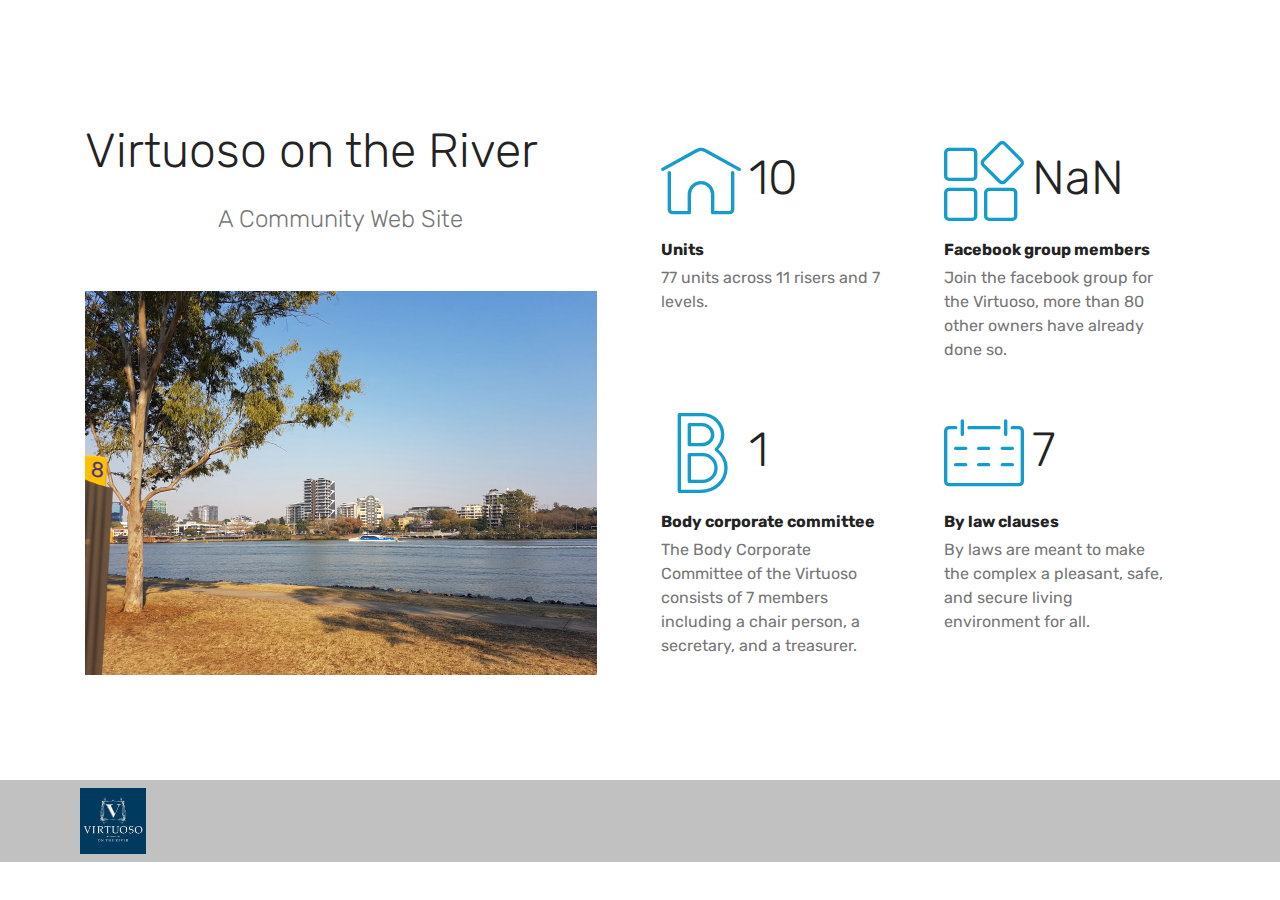
<file: page5.html>
<!DOCTYPE html>
<html  >
<head>
  <!-- Site made with Mobirise Website Builder v4.12.0, https://mobirise.com -->
  <meta charset="UTF-8">
  <meta http-equiv="X-UA-Compatible" content="IE=edge">
  <meta name="generator" content="Mobirise v4.12.0, mobirise.com">
  <meta name="viewport" content="width=device-width, initial-scale=1, minimum-scale=1">
  <link rel="shortcut icon" href="assets/images/20191230-174814-128x96.png" type="image/x-icon">
  <meta name="description" content="Site Creator Description">
  
  <title>More</title>
  <link rel="stylesheet" href="assets/web/assets/mobirise-icons/mobirise-icons.css">
  <link rel="stylesheet" href="assets/bootstrap/css/bootstrap.min.css">
  <link rel="stylesheet" href="assets/bootstrap/css/bootstrap-grid.min.css">
  <link rel="stylesheet" href="assets/bootstrap/css/bootstrap-reboot.min.css">
  <link rel="stylesheet" href="assets/tether/tether.min.css">
  <link rel="stylesheet" href="assets/animatecss/animate.min.css">
  <link rel="stylesheet" href="assets/dropdown/css/style.css">
  <link rel="stylesheet" href="assets/theme/css/style.css">
  <link rel="preload" as="style" href="assets/mobirise/css/mbr-additional.css"><link rel="stylesheet" href="assets/mobirise/css/mbr-additional.css" type="text/css">
  
  
  
</head>
<body>
  <section class="counters2 counters cid-rPIEteIzAA" id="counters2-j">

    

    

    <div class="container pt-4 mt-2">
        <div class="media-container-row">
            <div class="media-block" style="width: 49%;">
                <h2 class="mbr-section-title pb-3 align-left mbr-fonts-style display-2">Virtuoso on the River</h2>
                <h3 class="mbr-section-subtitle pb-5 align-left mbr-fonts-style display-5">A Community Web Site</h3>
                <div class="mbr-figure">
                    <img src="assets/images/20190910-80155-1024x768.jpg" alt="" title="">
                </div>
            </div>
            <div class="cards-block">
                <div class="cards-container">
                    <div class="card px-3 align-left col-12 col-md-6">
                        <div class="panel-item p-3">
                            <div class="card-img pb-3">
                                <a href="index.html"><span class="mbr-iconfont pr-2 mbri-home"></span></a>
                                <h3 class="count py-3 mbr-fonts-style display-2">77</h3>
                            </div>
                            <div class="card-text">
                                <h4 class="mbr-content-title mbr-bold mbr-fonts-style display-7">
                                    Units</h4>
                                <p class="mbr-content-text mbr-fonts-style display-7">
                                    77 units across 11 risers and 7 levels.</p>
                            </div>
                        </div>
                    </div>
                    <div class="card px-3 align-left col-12 col-md-6">
                        <div class="panel-item p-3">
                            <div class="card-img pb-3">
                                <a href="https://www.facebook.com/groups/1518347124967858/?multi_permalinks=1773580786111156%2C1772732342862667%2C1771837482952153%2C1771392526329982%2C1770856899716878&notif_id=1580288876981143&notif_t=group_activity"><span class="mbr-iconfont pr-2 mbri-extension"></span></a>
                                <h3 class="count py-3 mbr-fonts-style display-2">80+</h3>
                            </div>
                            <div class="card-text">
                                <h4 class="mbr-content-title mbr-bold mbr-fonts-style display-7">Facebook group members</h4>
                                <p class="mbr-content-text mbr-fonts-style display-7">
                                    Join the facebook group for the Virtuoso, more than 80 other owners have already done so.</p>
                            </div>
                        </div>
                    </div>
                    <div class="card px-3 align-left col-12 col-md-6">
                        <div class="panel-item p-3">
                            <div class="card-img pb-3">
                                <a href="page1.html"><span class="mbr-iconfont pr-2 mbri-bold"></span></a>
                                <h3 class="count py-3 mbr-fonts-style display-2">7</h3>
                            </div>
                            <div class="card-text">
                                <h4 class="mbr-content-title mbr-bold mbr-fonts-style display-7">
                                    Body corporate committee</h4>
                                <p class="mbr-content-text mbr-fonts-style display-7">
                                        The Body Corporate Committee of the Virtuoso consists of 7 members including a chair person, a secretary, and a treasurer.</p>
                            </div>
                        </div>
                    </div>
                    <div class="card px-3 align-left col-12 col-md-6">
                        <div class="panel-item p-3">
                            <div class="card-img pb-3">
                                <a href="assets/files/ByLaws.pdf"><span class="mbr-iconfont pr-2 mbri-calendar"></span></a>
                                <h3 class="count py-3 mbr-fonts-style display-2">
                                    48</h3>
                            </div>
                            <div class="card-texts">
                                <h4 class="mbr-content-title mbr-bold mbr-fonts-style display-7">By law clauses</h4>
                                <p class="mbr-content-text mbr-fonts-style display-7">By laws are meant to make the complex a pleasant, safe, and secure living environment for all.</p>
                            </div>
                        </div>
                    </div>
                </div>
            </div>
        </div>
    </div>
</section>

<section class="engine"><a href="https://mobirise.info/s">free bootstrap themes</a></section><section class="menu cid-rPO1sFzL5g" once="menu" id="menu2-s">

    

    <nav class="navbar navbar-expand beta-menu navbar-dropdown align-items-center navbar-toggleable-sm">
        <button class="navbar-toggler navbar-toggler-right" type="button" data-toggle="collapse" data-target="#navbarSupportedContent" aria-controls="navbarSupportedContent" aria-expanded="false" aria-label="Toggle navigation">
            <div class="hamburger">
                <span></span>
                <span></span>
                <span></span>
                <span></span>
            </div>
        </button>
        <div class="menu-logo">
            <div class="navbar-brand">
                <span class="navbar-logo">
                    <a href="index.html">
                        <img src="assets/images/virtuoso-130x130.jpg" alt="Mobirise" title="" style="height: 4.1rem;">
                    </a>
                </span>
                
            </div>
        </div>
        <div class="collapse navbar-collapse" id="navbarSupportedContent">
            
            
        </div>
    </nav>
</section>


  <script src="assets/web/assets/jquery/jquery.min.js"></script>
  <script src="assets/popper/popper.min.js"></script>
  <script src="assets/bootstrap/js/bootstrap.min.js"></script>
  <script src="assets/tether/tether.min.js"></script>
  <script src="assets/viewportchecker/jquery.viewportchecker.js"></script>
  <script src="assets/dropdown/js/nav-dropdown.js"></script>
  <script src="assets/dropdown/js/navbar-dropdown.js"></script>
  <script src="assets/touchswipe/jquery.touch-swipe.min.js"></script>
  <script src="assets/smoothscroll/smooth-scroll.js"></script>
  <script src="assets/theme/js/script.js"></script>
  
  
 <div id="scrollToTop" class="scrollToTop mbr-arrow-up"><a style="text-align: center;"><i class="mbr-arrow-up-icon mbr-arrow-up-icon-cm cm-icon cm-icon-smallarrow-up"></i></a></div>
    <input name="animation" type="hidden">
  </body>
</html>
</file>
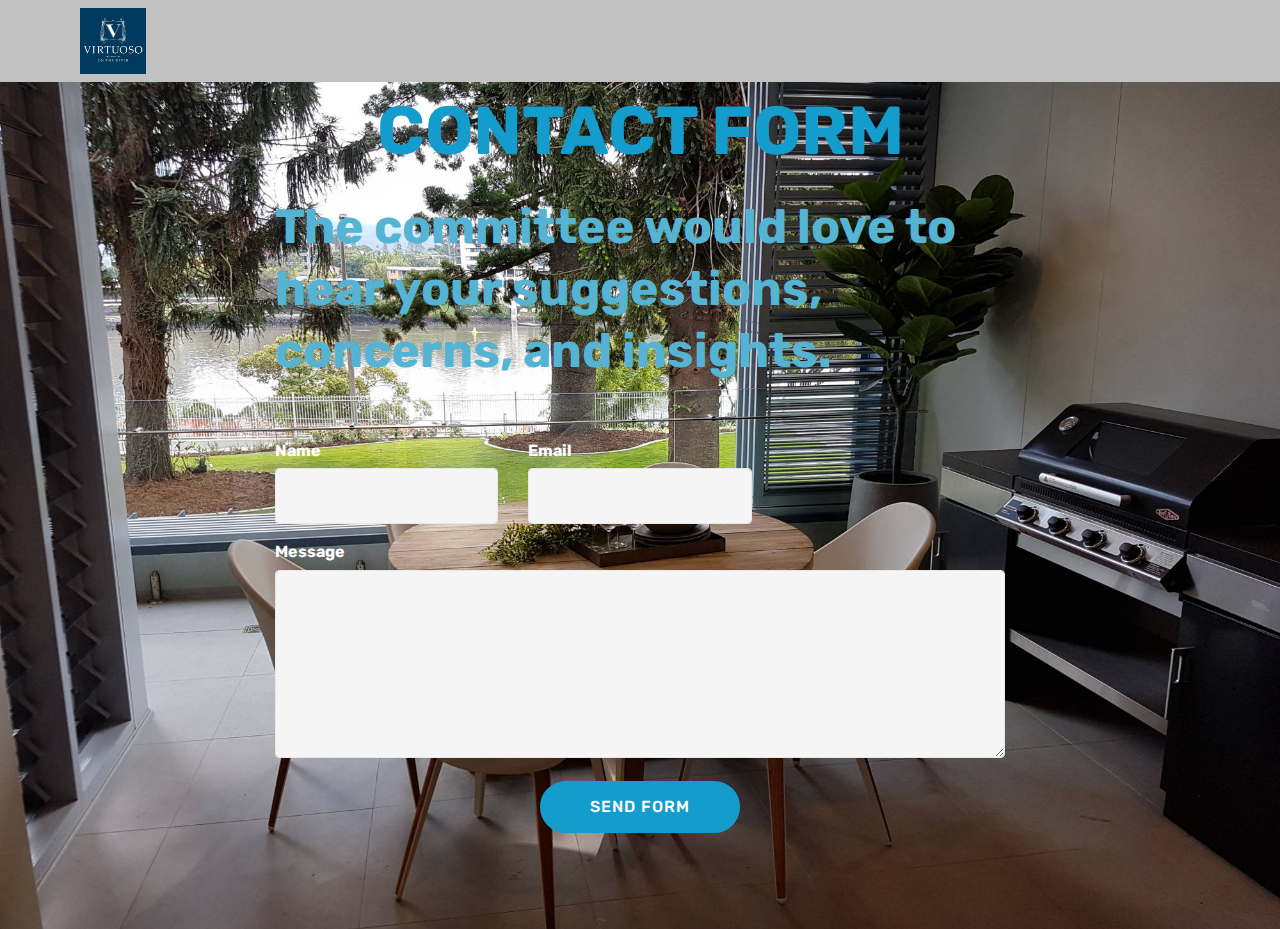
<file: page6.html>
<!DOCTYPE html>
<html  >
<head>
  <!-- Site made with Mobirise Website Builder v4.12.0, https://mobirise.com -->
  <meta charset="UTF-8">
  <meta http-equiv="X-UA-Compatible" content="IE=edge">
  <meta name="generator" content="Mobirise v4.12.0, mobirise.com">
  <meta name="viewport" content="width=device-width, initial-scale=1, minimum-scale=1">
  <link rel="shortcut icon" href="assets/images/20191230-174814-128x96.png" type="image/x-icon">
  <meta name="description" content="Website Maker Description">
  
  <title>Page 6</title>
  <link rel="stylesheet" href="assets/web/assets/mobirise-icons/mobirise-icons.css">
  <link rel="stylesheet" href="assets/bootstrap/css/bootstrap.min.css">
  <link rel="stylesheet" href="assets/bootstrap/css/bootstrap-grid.min.css">
  <link rel="stylesheet" href="assets/bootstrap/css/bootstrap-reboot.min.css">
  <link rel="stylesheet" href="assets/dropdown/css/style.css">
  <link rel="stylesheet" href="assets/tether/tether.min.css">
  <link rel="stylesheet" href="assets/animatecss/animate.min.css">
  <link rel="stylesheet" href="assets/theme/css/style.css">
  <link rel="preload" as="style" href="assets/mobirise/css/mbr-additional.css"><link rel="stylesheet" href="assets/mobirise/css/mbr-additional.css" type="text/css">
  
  
  
</head>
<body>
  <section class="menu cid-rPO1sFzL5g" once="menu" id="menu2-t">

    

    <nav class="navbar navbar-expand beta-menu navbar-dropdown align-items-center navbar-toggleable-sm">
        <button class="navbar-toggler navbar-toggler-right" type="button" data-toggle="collapse" data-target="#navbarSupportedContent" aria-controls="navbarSupportedContent" aria-expanded="false" aria-label="Toggle navigation">
            <div class="hamburger">
                <span></span>
                <span></span>
                <span></span>
                <span></span>
            </div>
        </button>
        <div class="menu-logo">
            <div class="navbar-brand">
                <span class="navbar-logo">
                    <a href="index.html">
                        <img src="assets/images/virtuoso-130x130.jpg" alt="Mobirise" title="" style="height: 4.1rem;">
                    </a>
                </span>
                
            </div>
        </div>
        <div class="collapse navbar-collapse" id="navbarSupportedContent">
            
            
        </div>
    </nav>
</section>

<section class="engine"><a href="https://mobirise.info/h">create a web page</a></section><section class="mbr-section form1 cid-rToVztl0RC" id="form1-u">

    

    
    <div class="container">
        <div class="row justify-content-center">
            <div class="title col-12 col-lg-8">
                <h2 class="mbr-section-title align-center pb-3 mbr-fonts-style display-1"><strong>
                    CONTACT FORM
                </strong></h2>
                <h3 class="mbr-section-subtitle align-center mbr-light pb-3 mbr-fonts-style display-2"><strong>The committee would love to hear your suggestions, concerns, and insights.</strong></h3>
            </div>
        </div>
    </div>
    <div class="container">
        <div class="row justify-content-center">
            <div class="media-container-column col-lg-8" data-form-type="formoid">
                <!---Formbuilder Form--->
                <form action="https://mobirise.com/" method="POST" class="mbr-form form-with-styler" data-form-title="Mobirise Form"><input type="hidden" name="email" data-form-email="true" value="F1AHd3qYbI5J+SA3lPwO171aOdIS5UWuz+2M54etXiHOC73PR5bI7kXnv21O6JJjo4RWWyB7Dv4e26TVqhMRE4iY66+hFaAE8XXMCJkRijRTqg75GkbPp24r4BZl1P9w">
                    <div class="row">
                        <div hidden="hidden" data-form-alert="" class="alert alert-success col-12">Thanks for filling out the form!</div>
                        <div hidden="hidden" data-form-alert-danger="" class="alert alert-danger col-12">
                        </div>
                    </div>
                    <div class="dragArea row">
                        <div class="col-md-4  form-group" data-for="name">
                            <label for="name-form1-u" class="form-control-label mbr-fonts-style display-7"><strong>Name</strong></label>
                            <input type="text" name="name" data-form-field="Name" required="required" class="form-control display-7" id="name-form1-u">
                        </div>
                        <div class="col-md-4  form-group" data-for="email">
                            <label for="email-form1-u" class="form-control-label mbr-fonts-style display-7"><strong>Email</strong></label>
                            <input type="email" name="email" data-form-field="Email" required="required" class="form-control display-7" id="email-form1-u">
                        </div>
                        
                        <div data-for="message" class="col-md-12 form-group">
                            <label for="message-form1-u" class="form-control-label mbr-fonts-style display-7"><strong>Message</strong></label>
                            <textarea name="message" data-form-field="Message" class="form-control display-7" id="message-form1-u"></textarea>
                        </div>
                        <div class="col-md-12 input-group-btn align-center"><button type="submit" class="btn btn-primary btn-form display-4" href="mailto:virtuoso-bcc@googlegroups.com">SEND FORM</button></div>
                    </div>
                </form><!---Formbuilder Form--->
            </div>
        </div>
    </div>
</section>


  <script src="assets/web/assets/jquery/jquery.min.js"></script>
  <script src="assets/popper/popper.min.js"></script>
  <script src="assets/bootstrap/js/bootstrap.min.js"></script>
  <script src="assets/dropdown/js/nav-dropdown.js"></script>
  <script src="assets/dropdown/js/navbar-dropdown.js"></script>
  <script src="assets/smoothscroll/smooth-scroll.js"></script>
  <script src="assets/tether/tether.min.js"></script>
  <script src="assets/touchswipe/jquery.touch-swipe.min.js"></script>
  <script src="assets/viewportchecker/jquery.viewportchecker.js"></script>
  <script src="assets/theme/js/script.js"></script>
  <script src="assets/formoid/formoid.min.js"></script>
  
  
 <div id="scrollToTop" class="scrollToTop mbr-arrow-up"><a style="text-align: center;"><i class="mbr-arrow-up-icon mbr-arrow-up-icon-cm cm-icon cm-icon-smallarrow-up"></i></a></div>
    <input name="animation" type="hidden">
  </body>
</html>
</file>
<file: assets/web/assets/mobirise-icons/mobirise-icons.css>
@font-face {
  font-family: 'MobiriseIcons';
  src:  url('mobirise-icons.eot?spat4u');
  src:  url('mobirise-icons.eot?spat4u#iefix') format('embedded-opentype'),
    url('mobirise-icons.ttf?spat4u') format('truetype'),
    url('mobirise-icons.woff?spat4u') format('woff'),
    url('mobirise-icons.svg?spat4u#MobiriseIcons') format('svg');
  font-weight: normal;
  font-style: normal;
  font-display: swap;
}

[class^="mbri-"], [class*=" mbri-"] {
  /* use !important to prevent issues with browser extensions that change fonts */
  font-family: MobiriseIcons !important;
  speak: none;
  font-style: normal;
  font-weight: normal;
  font-variant: normal;
  text-transform: none;
  line-height: 1;

  /* Better Font Rendering =========== */
  -webkit-font-smoothing: antialiased;
  -moz-osx-font-smoothing: grayscale;
}

.mbri-add-submenu:before {
  content: "\e900";
}
.mbri-alert:before {
  content: "\e901";
}
.mbri-align-center:before {
  content: "\e902";
}
.mbri-align-justify:before {
  content: "\e903";
}
.mbri-align-left:before {
  content: "\e904";
}
.mbri-align-right:before {
  content: "\e905";
}
.mbri-android:before {
  content: "\e906";
}
.mbri-apple:before {
  content: "\e907";
}
.mbri-arrow-down:before {
  content: "\e908";
}
.mbri-arrow-next:before {
  content: "\e909";
}
.mbri-arrow-prev:before {
  content: "\e90a";
}
.mbri-arrow-up:before {
  content: "\e90b";
}
.mbri-bold:before {
  content: "\e90c";
}
.mbri-bookmark:before {
  content: "\e90d";
}
.mbri-bootstrap:before {
  content: "\e90e";
}
.mbri-briefcase:before {
  content: "\e90f";
}
.mbri-browse:before {
  content: "\e910";
}
.mbri-bulleted-list:before {
  content: "\e911";
}
.mbri-calendar:before {
  content: "\e912";
}
.mbri-camera:before {
  content: "\e913";
}
.mbri-cart-add:before {
  content: "\e914";
}
.mbri-cart-full:before {
  content: "\e915";
}
.mbri-cash:before {
  content: "\e916";
}
.mbri-change-style:before {
  content: "\e917";
}
.mbri-chat:before {
  content: "\e918";
}
.mbri-clock:before {
  content: "\e919";
}
.mbri-close:before {
  content: "\e91a";
}
.mbri-cloud:before {
  content: "\e91b";
}
.mbri-code:before {
  content: "\e91c";
}
.mbri-contact-form:before {
  content: "\e91d";
}
.mbri-credit-card:before {
  content: "\e91e";
}
.mbri-cursor-click:before {
  content: "\e91f";
}
.mbri-cust-feedback:before {
  content: "\e920";
}
.mbri-database:before {
  content: "\e921";
}
.mbri-delivery:before {
  content: "\e922";
}
.mbri-desktop:before {
  content: "\e923";
}
.mbri-devices:before {
  content: "\e924";
}
.mbri-down:before {
  content: "\e925";
}
.mbri-download:before {
  content: "\e989";
}
.mbri-drag-n-drop:before {
  content: "\e927";
}
.mbri-drag-n-drop2:before {
  content: "\e928";
}
.mbri-edit:before {
  content: "\e929";
}
.mbri-edit2:before {
  content: "\e92a";
}
.mbri-error:before {
  content: "\e92b";
}
.mbri-extension:before {
  content: "\e92c";
}
.mbri-features:before {
  content: "\e92d";
}
.mbri-file:before {
  content: "\e92e";
}
.mbri-flag:before {
  content: "\e92f";
}
.mbri-folder:before {
  content: "\e930";
}
.mbri-gift:before {
  content: "\e931";
}
.mbri-github:before {
  content: "\e932";
}
.mbri-globe:before {
  content: "\e933";
}
.mbri-globe-2:before {
  content: "\e934";
}
.mbri-growing-chart:before {
  content: "\e935";
}
.mbri-hearth:before {
  content: "\e936";
}
.mbri-help:before {
  content: "\e937";
}
.mbri-home:before {
  content: "\e938";
}
.mbri-hot-cup:before {
  content: "\e939";
}
.mbri-idea:before {
  content: "\e93a";
}
.mbri-image-gallery:before {
  content: "\e93b";
}
.mbri-image-slider:before {
  content: "\e93c";
}
.mbri-info:before {
  content: "\e93d";
}
.mbri-italic:before {
  content: "\e93e";
}
.mbri-key:before {
  content: "\e93f";
}
.mbri-laptop:before {
  content: "\e940";
}
.mbri-layers:before {
  content: "\e941";
}
.mbri-left-right:before {
  content: "\e942";
}
.mbri-left:before {
  content: "\e943";
}
.mbri-letter:before {
  content: "\e944";
}
.mbri-like:before {
  content: "\e945";
}
.mbri-link:before {
  content: "\e946";
}
.mbri-lock:before {
  content: "\e947";
}
.mbri-login:before {
  content: "\e948";
}
.mbri-logout:before {
  content: "\e949";
}
.mbri-magic-stick:before {
  content: "\e94a";
}
.mbri-map-pin:before {
  content: "\e94b";
}
.mbri-menu:before {
  content: "\e94c";
}
.mbri-mobile:before {
  content: "\e94d";
}
.mbri-mobile2:before {
  content: "\e94e";
}
.mbri-mobirise:before {
  content: "\e94f";
}
.mbri-more-horizontal:before {
  content: "\e950";
}
.mbri-more-vertical:before {
  content: "\e951";
}
.mbri-music:before {
  content: "\e952";
}
.mbri-new-file:before {
  content: "\e953";
}
.mbri-numbered-list:before {
  content: "\e954";
}
.mbri-opened-folder:before {
  content: "\e955";
}
.mbri-pages:before {
  content: "\e956";
}
.mbri-paper-plane:before {
  content: "\e957";
}
.mbri-paperclip:before {
  content: "\e958";
}
.mbri-photo:before {
  content: "\e959";
}
.mbri-photos:before {
  content: "\e95a";
}
.mbri-pin:before {
  content: "\e95b";
}
.mbri-play:before {
  content: "\e95c";
}
.mbri-plus:before {
  content: "\e95d";
}
.mbri-preview:before {
  content: "\e95e";
}
.mbri-print:before {
  content: "\e95f";
}
.mbri-protect:before {
  content: "\e960";
}
.mbri-question:before {
  content: "\e961";
}
.mbri-quote-left:before {
  content: "\e962";
}
.mbri-quote-right:before {
  content: "\e963";
}
.mbri-refresh:before {
  content: "\e964";
}
.mbri-responsive:before {
  content: "\e965";
}
.mbri-right:before {
  content: "\e966";
}
.mbri-rocket:before {
  content: "\e967";
}
.mbri-sad-face:before {
  content: "\e968";
}
.mbri-sale:before {
  content: "\e969";
}
.mbri-save:before {
  content: "\e96a";
}
.mbri-search:before {
  content: "\e96b";
}
.mbri-setting:before {
  content: "\e96c";
}
.mbri-setting2:before {
  content: "\e96d";
}
.mbri-setting3:before {
  content: "\e96e";
}
.mbri-share:before {
  content: "\e96f";
}
.mbri-shopping-bag:before {
  content: "\e970";
}
.mbri-shopping-basket:before {
  content: "\e971";
}
.mbri-shopping-cart:before {
  content: "\e972";
}
.mbri-sites:before {
  content: "\e973";
}
.mbri-smile-face:before {
  content: "\e974";
}
.mbri-speed:before {
  content: "\e975";
}
.mbri-star:before {
  content: "\e976";
}
.mbri-success:before {
  content: "\e977";
}
.mbri-sun:before {
  content: "\e978";
}
.mbri-sun2:before {
  content: "\e979";
}
.mbri-tablet:before {
  content: "\e97a";
}
.mbri-tablet-vertical:before {
  content: "\e97b";
}
.mbri-target:before {
  content: "\e97c";
}
.mbri-timer:before {
  content: "\e97d";
}
.mbri-to-ftp:before {
  content: "\e97e";
}
.mbri-to-local-drive:before {
  content: "\e97f";
}
.mbri-touch-swipe:before {
  content: "\e980";
}
.mbri-touch:before {
  content: "\e981";
}
.mbri-trash:before {
  content: "\e982";
}
.mbri-underline:before {
  content: "\e983";
}
.mbri-unlink:before {
  content: "\e984";
}
.mbri-unlock:before {
  content: "\e985";
}
.mbri-up-down:before {
  content: "\e986";
}
.mbri-up:before {
  content: "\e987";
}
.mbri-update:before {
  content: "\e988";
}
.mbri-upload:before {
 content: "\e926"; 
}
.mbri-user:before {
  content: "\e98a";
}
.mbri-user2:before {
  content: "\e98b";
}
.mbri-users:before {
  content: "\e98c";
}
.mbri-video:before {
  content: "\e98d";
}
.mbri-video-play:before {
  content: "\e98e";
}
.mbri-watch:before {
  content: "\e98f";
}
.mbri-website-theme:before {
  content: "\e990";
}
.mbri-wifi:before {
  content: "\e991";
}
.mbri-windows:before {
  content: "\e992";
}
.mbri-zoom-out:before {
  content: "\e993";
}
.mbri-redo:before {
  content: "\e994";
}
.mbri-undo:before {
  content: "\e995";
}
</file>
<file: assets/dropdown/css/style.css>
.navbar-dropdown {
  left: 0;
  padding: 0;
  position: absolute;
  right: 0;
  top: 0;
  transition: all 0.45s ease;
  z-index: 1030;
  background: #282828; }
  .navbar-dropdown .navbar-logo {
    margin-right: 0.8rem;
    transition: margin 0.3s ease-in-out;
    vertical-align: middle; }
    .navbar-dropdown .navbar-logo img {
      height: 3.125rem;
      transition: all 0.3s ease-in-out; }
    .navbar-dropdown .navbar-logo.mbr-iconfont {
      font-size: 3.125rem;
      line-height: 3.125rem; }
  .navbar-dropdown .navbar-caption {
    font-weight: 700;
    white-space: normal;
    vertical-align: -4px;
    line-height: 3.125rem !important; }
    .navbar-dropdown .navbar-caption, .navbar-dropdown .navbar-caption:hover {
      color: inherit;
      text-decoration: none; }
  .navbar-dropdown .mbr-iconfont + .navbar-caption {
    vertical-align: -1px; }
  .navbar-dropdown.navbar-fixed-top {
    position: fixed; }
  .navbar-dropdown .navbar-brand span {
    vertical-align: -4px; }
  .navbar-dropdown.bg-color.transparent {
    background: none; }
  .navbar-dropdown.navbar-short .navbar-brand {
    padding: 0.625rem 0; }
    .navbar-dropdown.navbar-short .navbar-brand span {
      vertical-align: -1px; }
  .navbar-dropdown.navbar-short .navbar-caption {
    line-height: 2.375rem !important;
    vertical-align: -2px; }
  .navbar-dropdown.navbar-short .navbar-logo {
    margin-right: 0.5rem; }
    .navbar-dropdown.navbar-short .navbar-logo img {
      height: 2.375rem; }
    .navbar-dropdown.navbar-short .navbar-logo.mbr-iconfont {
      font-size: 2.375rem;
      line-height: 2.375rem; }
  .navbar-dropdown.navbar-short .mbr-table-cell {
    height: 3.625rem; }
  .navbar-dropdown .navbar-close {
    left: 0.6875rem;
    position: fixed;
    top: 0.75rem;
    z-index: 1000; }
  .navbar-dropdown .hamburger-icon {
    content: "";
    display: inline-block;
    vertical-align: middle;
    width: 16px;
    -webkit-box-shadow: 0 -6px 0 1px #282828,0 0 0 1px #282828,0 6px 0 1px #282828;
    -moz-box-shadow: 0 -6px 0 1px #282828,0 0 0 1px #282828,0 6px 0 1px #282828;
    box-shadow: 0 -6px 0 1px #282828,0 0 0 1px #282828,0 6px 0 1px #282828; }

.dropdown-menu .dropdown-toggle[data-toggle="dropdown-submenu"]::after {
  border-bottom: 0.35em solid transparent;
  border-left: 0.35em solid;
  border-right: 0;
  border-top: 0.35em solid transparent;
  margin-left: 0.3rem; }

.dropdown-menu .dropdown-item:focus {
  outline: 0; }

.nav-dropdown {
  font-size: 0.75rem;
  font-weight: 500;
  height: auto !important; }
  .nav-dropdown .nav-btn {
    padding-left: 1rem; }
  .nav-dropdown .link {
    margin: .667em 1.667em;
    font-weight: 500;
    padding: 0;
    transition: color .2s ease-in-out; }
    .nav-dropdown .link.dropdown-toggle {
      margin-right: 2.583em; }
      .nav-dropdown .link.dropdown-toggle::after {
        margin-left: .25rem;
        border-top: 0.35em solid;
        border-right: 0.35em solid transparent;
        border-left: 0.35em solid transparent;
        border-bottom: 0; }
      .nav-dropdown .link.dropdown-toggle[aria-expanded="true"] {
        margin: 0;
        padding: 0.667em 3.263em  0.667em 1.667em; }
  .nav-dropdown .link::after,
  .nav-dropdown .dropdown-item::after {
    color: inherit; }
  .nav-dropdown .btn {
    font-size: 0.75rem;
    font-weight: 700;
    letter-spacing: 0;
    margin-bottom: 0;
    padding-left: 1.25rem;
    padding-right: 1.25rem; }
  .nav-dropdown .dropdown-menu {
    border-radius: 0;
    border: 0;
    left: 0;
    margin: 0;
    padding-bottom: 1.25rem;
    padding-top: 1.25rem;
    position: relative; }
  .nav-dropdown .dropdown-submenu {
    margin-left: 0.125rem;
    top: 0; }
  .nav-dropdown .dropdown-item {
    font-weight: 500;
    line-height: 2;
    padding: 0.3846em 4.615em 0.3846em 1.5385em;
    position: relative;
    transition: color .2s ease-in-out, background-color .2s ease-in-out; }
    .nav-dropdown .dropdown-item::after {
      margin-top: -0.3077em;
      position: absolute;
      right: 1.1538em;
      top: 50%; }
    .nav-dropdown .dropdown-item:focus, .nav-dropdown .dropdown-item:hover {
      background: none; }

@media (max-width: 767px) {
  .nav-dropdown.navbar-toggleable-sm {
    bottom: 0;
    display: none;
    left: 0;
    overflow-x: hidden;
    position: fixed;
    top: 0;
    transform: translateX(-100%);
    -ms-transform: translateX(-100%);
    -webkit-transform: translateX(-100%);
    width: 18.75rem;
    z-index: 999; } }
.nav-dropdown.navbar-toggleable-xl {
  bottom: 0;
  display: none;
  left: 0;
  overflow-x: hidden;
  position: fixed;
  top: 0;
  transform: translateX(-100%);
  -ms-transform: translateX(-100%);
  -webkit-transform: translateX(-100%);
  width: 18.75rem;
  z-index: 999; }

.nav-dropdown-sm {
  display: block !important;
  overflow-x: hidden;
  overflow: auto;
  padding-top: 3.875rem; }
  .nav-dropdown-sm::after {
    content: "";
    display: block;
    height: 3rem;
    width: 100%; }
  .nav-dropdown-sm.collapse.in ~ .navbar-close {
    display: block !important; }
  .nav-dropdown-sm.collapsing, .nav-dropdown-sm.collapse.in {
    transform: translateX(0);
    -ms-transform: translateX(0);
    -webkit-transform: translateX(0);
    transition: all 0.25s ease-out;
    -webkit-transition: all 0.25s ease-out;
    background: #282828; }
  .nav-dropdown-sm.collapsing[aria-expanded="false"] {
    transform: translateX(-100%);
    -ms-transform: translateX(-100%);
    -webkit-transform: translateX(-100%); }
  .nav-dropdown-sm .nav-item {
    display: block;
    margin-left: 0 !important;
    padding-left: 0; }
  .nav-dropdown-sm .link,
  .nav-dropdown-sm .dropdown-item {
    border-top: 1px dotted rgba(255, 255, 255, 0.1);
    font-size: 0.8125rem;
    line-height: 1.6;
    margin: 0 !important;
    padding: 0.875rem 2.4rem 0.875rem 1.5625rem !important;
    position: relative;
    white-space: normal; }
    .nav-dropdown-sm .link:focus, .nav-dropdown-sm .link:hover,
    .nav-dropdown-sm .dropdown-item:focus,
    .nav-dropdown-sm .dropdown-item:hover {
      background: rgba(0, 0, 0, 0.2) !important;
      color: #c0a375; }
  .nav-dropdown-sm .nav-btn {
    position: relative;
    padding: 1.5625rem 1.5625rem 0 1.5625rem; }
    .nav-dropdown-sm .nav-btn::before {
      border-top: 1px dotted rgba(255, 255, 255, 0.1);
      content: "";
      left: 0;
      position: absolute;
      top: 0;
      width: 100%; }
    .nav-dropdown-sm .nav-btn + .nav-btn {
      padding-top: 0.625rem; }
      .nav-dropdown-sm .nav-btn + .nav-btn::before {
        display: none; }
  .nav-dropdown-sm .btn {
    padding: 0.625rem 0; }
  .nav-dropdown-sm .dropdown-toggle[data-toggle="dropdown-submenu"]::after {
    margin-left: .25rem;
    border-top: 0.35em solid;
    border-right: 0.35em solid transparent;
    border-left: 0.35em solid transparent;
    border-bottom: 0; }
  .nav-dropdown-sm .dropdown-toggle[data-toggle="dropdown-submenu"][aria-expanded="true"]::after {
    border-top: 0;
    border-right: 0.35em solid transparent;
    border-left: 0.35em solid transparent;
    border-bottom: 0.35em solid; }
  .nav-dropdown-sm .dropdown-menu {
    margin: 0;
    padding: 0;
    position: relative;
    top: 0;
    left: 0;
    width: 100%;
    border: 0;
    float: none;
    border-radius: 0;
    background: none; }
  .nav-dropdown-sm .dropdown-submenu {
    left: 100%;
    margin-left: 0.125rem;
    margin-top: -1.25rem;
    top: 0; }

.navbar-toggleable-sm .nav-dropdown .dropdown-menu {
  position: absolute; }

.navbar-toggleable-sm .nav-dropdown .dropdown-submenu {
  left: 100%;
  margin-left: 0.125rem;
  margin-top: -1.25rem;
  top: 0; }

.navbar-toggleable-sm.opened .nav-dropdown .dropdown-menu {
  position: relative; }

.navbar-toggleable-sm.opened .nav-dropdown .dropdown-submenu {
  left: 0;
  margin-left: 00rem;
  margin-top: 0rem;
  top: 0; }

.is-builder .nav-dropdown.collapsing {
  transition: none !important; }

/*# sourceMappingURL=style.css.map */
</file>
<file: assets/theme/css/style.css>
/*!
 * Mobirise v4 theme (https://mobirise.com/)
 * Copyright 2017 Mobirise
 */
section {
  background-color: #eeeeee; }

body {
  font-style: normal;
  line-height: 1.5; }

section,
.container,
.container-fluid {
  position: relative;
  word-wrap: break-word; }

a.mbr-iconfont:hover {
  text-decoration: none; }

.article .lead p,
.article .lead ul,
.article .lead ol,
.article .lead pre,
.article .lead blockquote {
  margin-bottom: 0; }

ul,
ol,
pre,
blockquote {
  margin-bottom: 2.3125rem; }

pre {
  background: #f4f4f4;
  padding: 10px 24px;
  white-space: pre-wrap; }

.inactive {
  -webkit-user-select: none;
  -moz-user-select: none;
  -ms-user-select: none;
  user-select: none;
  pointer-events: none;
  -webkit-user-drag: none;
  user-drag: none; }

.mbr-section__comments .row {
  justify-content: center;
  -webkit-justify-content: center; }

a {
  font-style: normal;
  font-weight: 400;
  cursor: pointer; }
  a, a:hover {
    text-decoration: none; }

figure {
  margin-bottom: 0; }

body {
  color: #232323; }

h1,
h2,
h3,
h4,
h5,
h6,
.h1,
.h2,
.h3,
.h4,
.h5,
.h6,
.display-1,
.display-2,
.display-3,
.display-4 {
  line-height: 1;
  word-break: break-word;
  word-wrap: break-word; }

.mbr-section-title {
  font-style: normal;
  line-height: 1.2; }

.mbr-section-subtitle {
  line-height: 1.3; }

.mbr-text {
  font-style: normal;
  line-height: 1.6; }

b,
strong {
  font-weight: bold; }

blockquote {
  padding: 10px 0 10px 20px;
  position: relative;
  border-left: 2px solid;
  border-color: #ff3366; }

input:-webkit-autofill, input:-webkit-autofill:hover, input:-webkit-autofill:focus, input:-webkit-autofill:active {
  transition-delay: 9999s;
  transition-property: background-color, color; }

textarea[type='hidden'] {
  display: none; }

body {
  position: relative; }

section {
  background-position: 50% 50%;
  background-repeat: no-repeat;
  background-size: cover; }
  section .mbr-background-video,
  section .mbr-background-video-preview {
    position: absolute;
    bottom: 0;
    left: 0;
    right: 0;
    top: 0; }

.hidden {
  visibility: hidden; }

.mbr-z-index20 {
  z-index: 20; }

/*! Base colors */
.mbr-white {
  color: #ffffff; }

.mbr-black {
  color: #000000; }

.mbr-bg-white {
  background-color: #ffffff; }

.mbr-bg-black {
  background-color: #000000; }

/*! Text-aligns */
.align-left {
  text-align: left; }

.align-center {
  text-align: center; }

.align-right {
  text-align: right; }

@media (max-width: 767px) {
  .align-left,
  .align-center,
  .align-right,
  .mbr-section-btn,
  .mbr-section-title {
    text-align: center; } }
/*! Font-weight  */
.mbr-light {
  font-weight: 300; }

.mbr-regular {
  font-weight: 400; }

.mbr-semibold {
  font-weight: 500; }

.mbr-bold {
  font-weight: 700; }

/*! Media  */
.media-size-item {
  -webkit-flex: 1 1 auto;
  -moz-flex: 1 1 auto;
  -ms-flex: 1 1 auto;
  -o-flex: 1 1 auto;
  flex: 1 1 auto; }

.media-content {
  -webkit-flex-basis: 100%;
  flex-basis: 100%; }

.media-container-row {
  display: -ms-flexbox;
  display: -webkit-flex;
  display: flex;
  -webkit-flex-direction: row;
  -ms-flex-direction: row;
  flex-direction: row;
  -webkit-flex-wrap: wrap;
  -ms-flex-wrap: wrap;
  flex-wrap: wrap;
  -webkit-justify-content: center;
  -ms-flex-pack: center;
  justify-content: center;
  -webkit-align-content: center;
  -ms-flex-line-pack: center;
  align-content: center;
  -webkit-align-items: start;
  -ms-flex-align: start;
  align-items: start; }
  .media-container-row .media-size-item {
    width: 400px; }

.media-container-column {
  display: -ms-flexbox;
  display: -webkit-flex;
  display: flex;
  -webkit-flex-direction: column;
  -ms-flex-direction: column;
  flex-direction: column;
  -webkit-flex-wrap: wrap;
  -ms-flex-wrap: wrap;
  flex-wrap: wrap;
  -webkit-justify-content: center;
  -ms-flex-pack: center;
  justify-content: center;
  -webkit-align-content: center;
  -ms-flex-line-pack: center;
  align-content: center;
  -webkit-align-items: stretch;
  -ms-flex-align: stretch;
  align-items: stretch; }
  .media-container-column > * {
    width: 100%; }

@media (min-width: 992px) {
  .media-container-row {
    -webkit-flex-wrap: nowrap;
    -ms-flex-wrap: nowrap;
    flex-wrap: nowrap; } }
figure {
  overflow: hidden; }

figure[mbr-media-size] {
  transition: width 0.1s; }

.mbr-figure img,
.mbr-figure iframe {
  display: block;
  width: 100%; }

.card {
  background-color: transparent;
  border: none; }

.card-box {
  width: 100%; }

.card-img {
  text-align: center;
  flex-shrink: 0;
  -webkit-flex-shrink: 0; }

.media {
  max-width: 100%;
  margin: 0 auto; }

.mbr-figure {
  -ms-flex-item-align: center;
  -ms-grid-row-align: center;
  -webkit-align-self: center;
  align-self: center; }

.media-container > div {
  max-width: 100%; }

.mbr-figure img,
.card-img img {
  width: 100%; }

@media (max-width: 991px) {
  .media-size-item {
    width: auto !important; }

  .media {
    width: auto; }

  .mbr-figure {
    width: 100% !important; } }
/*! Buttons */
.btn {
  font-weight: 500;
  border-width: 2px;
  font-style: normal;
  letter-spacing: 1px;
  margin: .4rem .8rem;
  white-space: normal;
  -webkit-transition: all .3s ease-in-out;
  -moz-transition: all .3s ease-in-out;
  transition: all .3s ease-in-out;
  display: inline-flex;
  align-items: center;
  justify-content: center;
  word-break: break-word;
  -webkit-align-items: center;
  -webkit-justify-content: center;
  display: -webkit-inline-flex; }

.btn-sm {
  font-weight: 500;
  letter-spacing: 1px;
  -webkit-transition: all .3s ease-in-out;
  -moz-transition: all .3s ease-in-out;
  transition: all .3s ease-in-out; }

.btn-md {
  font-weight: 500;
  letter-spacing: 1px;
  margin: .4rem .8rem !important;
  -webkit-transition: all .3s ease-in-out;
  -moz-transition: all .3s ease-in-out;
  transition: all .3s ease-in-out; }

.btn-lg {
  font-weight: 500;
  letter-spacing: 1px;
  margin: .4rem .8rem !important;
  -webkit-transition: all .3s ease-in-out;
  -moz-transition: all .3s ease-in-out;
  transition: all .3s ease-in-out; }

.mbr-section-btn {
  margin-left: -0.25rem;
  margin-right: -0.25rem;
  font-size: 0; }

nav .mbr-section-btn {
  margin-left: 0rem;
  margin-right: 0rem; }

.btn-form {
  border-radius: 0; }
  .btn-form:hover {
    cursor: pointer; }

/*! Btn icon margin */
.btn .mbr-iconfont,
.btn.btn-sm .mbr-iconfont {
  cursor: pointer;
  margin-right: 0.5rem; }

.btn.btn-md .mbr-iconfont,
.btn.btn-md .mbr-iconfont {
  margin-right: 0.8rem; }

.mbr-regular {
  font-weight: 400; }

.mbr-semibold {
  font-weight: 500; }

.mbr-bold {
  font-weight: 700; }

[type='submit'] {
  -webkit-appearance: none; }

/*! Full-screen */
.mbr-fullscreen .mbr-overlay {
  min-height: 100vh; }

.mbr-fullscreen {
  display: flex;
  display: -webkit-flex;
  display: -moz-flex;
  display: -ms-flex;
  display: -o-flex;
  align-items: center;
  -webkit-align-items: center;
  min-height: 100vh;
  padding-top: 3rem;
  padding-bottom: 3rem; }

/*! Map */
.map {
  height: 25rem;
  position: relative; }
  .map iframe {
    width: 100%;
    height: 100%; }

.mbr-overlay {
  background-color: #000;
  bottom: 0;
  left: 0;
  opacity: .5;
  position: absolute;
  right: 0;
  top: 0;
  z-index: 0;
  pointer-events: none; }

/* Form */
blockquote {
  font-style: italic;
  padding: 10px 0 10px 20px;
  font-size: 1.09rem;
  position: relative;
  border-width: 3px; }

.form-control {
  background-color: #f5f5f5;
  box-shadow: none;
  color: #565656;
  line-height: 1.43;
  min-height: 3.5em;
  padding: 1.07em .5em; }
  .form-control, .form-control:focus {
    border: 1px solid #e8e8e8; }
  .form-active .form-control:invalid {
    border-color: red; }

.form-control-label {
  position: relative;
  cursor: pointer;
  margin-bottom: .357em;
  padding: 0; }

.alert {
  color: #ffffff;
  border-radius: 0;
  border: 0;
  font-size: .875rem;
  line-height: 1.5;
  margin-bottom: 1.875rem;
  padding: 1.25rem;
  position: relative; }
  .alert.alert-form::after {
    background-color: inherit;
    bottom: -7px;
    content: "";
    display: block;
    height: 14px;
    left: 50%;
    margin-left: -7px;
    position: absolute;
    transform: rotate(45deg);
    width: 14px;
    -webkit-transform: rotate(45deg); }

.form-asterisk {
  font-family: initial;
  position: absolute;
  top: -2px;
  font-weight: normal; }

/*! Scroll to top arrow */
#scrollToTop a i:before {
  content: '';
  position: absolute;
  height: 40%;
  top: 25%;
  background: #fff;
  width: 2px;
  left: calc(50% - 1px); }
#scrollToTop a i:after {
  content: '';
  position: absolute;
  display: block;
  border-top: 2px solid #fff;
  border-right: 2px solid #fff;
  width: 40%;
  height: 40%;
  left: 30%;
  bottom: 30%;
  transform: rotate(135deg);
  -webkit-transform: rotate(135deg); }

.mbr-arrow-up {
  bottom: 25px;
  right: 90px;
  position: fixed;
  text-align: right;
  z-index: 5000;
  color: #ffffff;
  font-size: 32px;
  transform: rotate(180deg);
  -webkit-transform: rotate(180deg); }

.mbr-arrow-up a {
  background: rgba(0, 0, 0, 0.2);
  border-radius: 3px;
  color: #fff;
  display: inline-block;
  height: 60px;
  width: 60px;
  outline-style: none !important;
  position: relative;
  text-decoration: none;
  transition: all 0.3s ease-in-out;
  cursor: pointer;
  text-align: center; }
  .mbr-arrow-up a:hover {
    background-color: rgba(0, 0, 0, 0.4); }
  .mbr-arrow-up a i {
    line-height: 60px; }

.mbr-arrow-up-icon {
  display: block;
  color: #fff; }

.mbr-arrow-up-icon::before {
  content: '\203a';
  display: inline-block;
  font-family: serif;
  font-size: 32px;
  line-height: 1;
  font-style: normal;
  position: relative;
  top: 6px;
  left: -4px;
  -webkit-transform: rotate(-90deg);
  transform: rotate(-90deg); }

/*! Arrow Down */
.mbr-arrow {
  position: absolute;
  bottom: 45px;
  left: 50%;
  width: 60px;
  height: 60px;
  cursor: pointer;
  background-color: rgba(80, 80, 80, 0.5);
  border-radius: 50%;
  -webkit-transform: translateX(-50%);
  transform: translateX(-50%); }
  .mbr-arrow > a {
    display: inline-block;
    text-decoration: none;
    outline-style: none;
    -webkit-animation: arrowdown 1.7s ease-in-out infinite;
    animation: arrowdown 1.7s ease-in-out infinite; }
    .mbr-arrow > a > i {
      position: absolute;
      top: -2px;
      left: 15px;
      font-size: 2rem; }

@keyframes arrowdown {
  0% {
    transform: translateY(0px);
    -webkit-transform: translateY(0px); }
  50% {
    transform: translateY(-5px);
    -webkit-transform: translateY(-5px); }
  100% {
    transform: translateY(0px);
    -webkit-transform: translateY(0px); } }
@-webkit-keyframes arrowdown {
  0% {
    transform: translateY(0px);
    -webkit-transform: translateY(0px); }
  50% {
    transform: translateY(-5px);
    -webkit-transform: translateY(-5px); }
  100% {
    transform: translateY(0px);
    -webkit-transform: translateY(0px); } }
@media (max-width: 500px) {
  .mbr-arrow-up {
    left: 50%;
    right: auto;
    transform: translateX(-50%) rotate(180deg);
    -webkit-transform: translateX(-50%) rotate(180deg); } }
/*Gradients animation*/
@keyframes gradient-animation {
  from {
    background-position: 0% 100%;
    animation-timing-function: ease-in-out; }
  to {
    background-position: 100% 0%;
    animation-timing-function: ease-in-out; } }
@-webkit-keyframes gradient-animation {
  from {
    background-position: 0% 100%;
    animation-timing-function: ease-in-out; }
  to {
    background-position: 100% 0%;
    animation-timing-function: ease-in-out; } }
.bg-gradient {
  background-size: 200% 200%;
  animation: gradient-animation 5s infinite alternate;
  -webkit-animation: gradient-animation 5s infinite alternate; }

.menu .navbar-brand {
  display: -webkit-flex; }
  .menu .navbar-brand span {
    display: flex;
    display: -webkit-flex; }
  .menu .navbar-brand .navbar-caption-wrap {
    display: -webkit-flex; }
  .menu .navbar-brand .navbar-logo img {
    display: -webkit-flex; }
@media (min-width: 768px) and (max-width: 1023px) {
  .menu .navbar-toggleable-sm .navbar-nav {
    display: -webkit-box;
    display: -webkit-flex;
    display: -ms-flexbox; } }
@media (max-width: 1023px) {
  .menu .navbar-collapse {
    max-height: 93.5vh; }
    .menu .navbar-collapse.show {
      overflow: auto; } }
@media (min-width: 1024px) {
  .menu .navbar-nav.nav-dropdown {
    display: -webkit-flex; }
  .menu .navbar-toggleable-sm .navbar-collapse {
    display: -webkit-flex !important; }
  .menu .collapsed .navbar-collapse {
    max-height: 93.5vh; }
    .menu .collapsed .navbar-collapse.show {
      overflow: auto; } }
@media (max-width: 767px) {
  .menu .navbar-collapse {
    max-height: 80vh; } }

/* Others*/
.note-check a[data-value=Rubik] {
  font-style: normal; }

.mbr-arrow a {
  color: #ffffff; }

@media (max-width: 767px) {
  .mbr-arrow {
    display: none; } }
.navbar {
  display: -webkit-flex;
  -webkit-flex-wrap: wrap;
  -webkit-align-items: center;
  -webkit-justify-content: space-between; }

.navbar-collapse {
  -webkit-flex-basis: 100%;
  -webkit-flex-grow: 1;
  -webkit-align-items: center; }

.nav-dropdown .link {
  padding: 0.667em 1.667em !important;
  margin: 0 !important; }

.nav {
  display: -webkit-flex;
  -webkit-flex-wrap: wrap; }

.row {
  display: -webkit-flex;
  -webkit-flex-wrap: wrap; }

.justify-content-center {
  -webkit-justify-content: center; }

.form-inline {
  display: -webkit-flex;
  -webkit-flex-flow: row wrap;
  -webkit-align-items: center; }

.card-wrapper {
  -webkit-flex: 1; }

.carousel-control {
  z-index: 10;
  display: -webkit-flex;
  -webkit-align-items: center;
  -webkit-justify-content: center; }

.carousel-controls {
  display: -webkit-flex; }

.media {
  display: -webkit-flex; }

.form-group:focus {
  outline: none; }

.jq-selectbox__select {
  padding: 1.07em 0.5em;
  position: absolute;
  top: 0;
  left: 0;
  width: 100%; }

.jq-selectbox__dropdown {
  position: absolute;
  top: 100% !important;
  left: 0 !important;
  width: 100% !important; }

.jq-selectbox__trigger-arrow {
  transform: translateY(-50%); }

.jq-selectbox li {
  padding: 1.07em 0.5em; }

input[type='range'] {
  padding-left: 0 !important;
  padding-right: 0 !important; }

.modal-dialog,
.modal-content {
  height: 100%; }

.modal-dialog .carousel-inner {
  height: calc(100vh - 1.75rem); }
  @media (max-width: 575px) {
    .modal-dialog .carousel-inner {
      height: calc(100vh - 1rem); } }

.carousel-item {
  text-align: center; }

.carousel-item img {
  margin: auto; }

.navbar-toggler {
  -webkit-align-self: flex-start;
  -ms-flex-item-align: start;
  align-self: flex-start;
  padding: 0.25rem 0.75rem;
  font-size: 1.25rem;
  line-height: 1;
  background: transparent;
  border: 1px solid transparent;
  -webkit-border-radius: 0.25rem;
  border-radius: 0.25rem; }

.navbar-toggler:focus,
.navbar-toggler:hover {
  text-decoration: none; }

.navbar-toggler-icon {
  display: inline-block;
  width: 1.5em;
  height: 1.5em;
  vertical-align: middle;
  content: '';
  background: no-repeat center center;
  -webkit-background-size: 100% 100%;
  -o-background-size: 100% 100%;
  background-size: 100% 100%; }

.navbar-toggler-left {
  position: absolute;
  left: 1rem; }

.navbar-toggler-right {
  position: absolute;
  right: 1rem; }

@media (max-width: 575px) {
  .navbar-toggleable .navbar-nav .dropdown-menu {
    position: static;
    float: none; }

  .navbar-toggleable > .container {
    padding-right: 0;
    padding-left: 0; } }
@media (min-width: 576px) {
  .navbar-toggleable {
    -webkit-box-orient: horizontal;
    -webkit-box-direction: normal;
    -webkit-flex-direction: row;
    -ms-flex-direction: row;
    flex-direction: row;
    -webkit-flex-wrap: nowrap;
    -ms-flex-wrap: nowrap;
    flex-wrap: nowrap;
    -webkit-box-align: center;
    -webkit-align-items: center;
    -ms-flex-align: center;
    align-items: center; }

  .navbar-toggleable .navbar-nav {
    -webkit-box-orient: horizontal;
    -webkit-box-direction: normal;
    -webkit-flex-direction: row;
    -ms-flex-direction: row;
    flex-direction: row; }

  .navbar-toggleable .navbar-nav .nav-link {
    padding-right: 0.5rem;
    padding-left: 0.5rem; }

  .navbar-toggleable > .container {
    display: -webkit-box;
    display: -webkit-flex;
    display: -ms-flexbox;
    display: flex;
    -webkit-flex-wrap: nowrap;
    -ms-flex-wrap: nowrap;
    flex-wrap: nowrap;
    -webkit-box-align: center;
    -webkit-align-items: center;
    -ms-flex-align: center;
    align-items: center; }

  .navbar-toggleable .navbar-collapse {
    display: -webkit-box !important;
    display: -webkit-flex !important;
    display: -ms-flexbox !important;
    display: flex !important;
    width: 100%; }

  .navbar-toggleable .navbar-toggler {
    display: none; } }
@media (max-width: 767px) {
  .navbar-toggleable-sm .navbar-nav .dropdown-menu {
    position: static;
    float: none; }

  .navbar-toggleable-sm > .container {
    padding-right: 0;
    padding-left: 0; } }
@media (min-width: 768px) {
  .navbar-toggleable-sm {
    -webkit-box-orient: horizontal;
    -webkit-box-direction: normal;
    -webkit-flex-direction: row;
    -ms-flex-direction: row;
    flex-direction: row;
    -webkit-flex-wrap: nowrap;
    -ms-flex-wrap: nowrap;
    flex-wrap: nowrap;
    -webkit-box-align: center;
    -webkit-align-items: center;
    -ms-flex-align: center;
    align-items: center; }

  .navbar-toggleable-sm .navbar-nav {
    -webkit-box-orient: horizontal;
    -webkit-box-direction: normal;
    -webkit-flex-direction: row;
    -ms-flex-direction: row;
    flex-direction: row; }

  .navbar-toggleable-sm .navbar-nav .nav-link {
    padding-right: 0.5rem;
    padding-left: 0.5rem; }

  .navbar-toggleable-sm > .container {
    display: -webkit-box;
    display: -webkit-flex;
    display: -ms-flexbox;
    display: flex;
    -webkit-flex-wrap: nowrap;
    -ms-flex-wrap: nowrap;
    flex-wrap: nowrap;
    -webkit-box-align: center;
    -webkit-align-items: center;
    -ms-flex-align: center;
    align-items: center; }

  .navbar-toggleable-sm .navbar-collapse {
    display: none;
    width: 100%; }

  .navbar-toggleable-sm .navbar-toggler {
    display: none; } }
@media (max-width: 1023px) {
  .navbar-toggleable-md .navbar-nav .dropdown-menu {
    position: static;
    float: none; }

  .navbar-toggleable-md > .container {
    padding-right: 0;
    padding-left: 0; } }
@media (min-width: 1024px) {
  .navbar-toggleable-md {
    -webkit-box-orient: horizontal;
    -webkit-box-direction: normal;
    -webkit-flex-direction: row;
    -ms-flex-direction: row;
    flex-direction: row;
    -webkit-flex-wrap: nowrap;
    -ms-flex-wrap: nowrap;
    flex-wrap: nowrap;
    -webkit-box-align: center;
    -webkit-align-items: center;
    -ms-flex-align: center;
    align-items: center; }

  .navbar-toggleable-md .navbar-nav {
    -webkit-box-orient: horizontal;
    -webkit-box-direction: normal;
    -webkit-flex-direction: row;
    -ms-flex-direction: row;
    flex-direction: row; }

  .navbar-toggleable-md .navbar-nav .nav-link {
    padding-right: 0.5rem;
    padding-left: 0.5rem; }

  .navbar-toggleable-md > .container {
    display: -webkit-box;
    display: -webkit-flex;
    display: -ms-flexbox;
    display: flex;
    -webkit-flex-wrap: nowrap;
    -ms-flex-wrap: nowrap;
    flex-wrap: nowrap;
    -webkit-box-align: center;
    -webkit-align-items: center;
    -ms-flex-align: center;
    align-items: center; }

  .navbar-toggleable-md .navbar-collapse {
    display: -webkit-box !important;
    display: -webkit-flex !important;
    display: -ms-flexbox !important;
    display: flex !important;
    width: 100%; }

  .navbar-toggleable-md .navbar-toggler {
    display: none; } }
@media (max-width: 1199px) {
  .navbar-toggleable-lg .navbar-nav .dropdown-menu {
    position: static;
    float: none; }

  .navbar-toggleable-lg > .container {
    padding-right: 0;
    padding-left: 0; } }
@media (min-width: 1200px) {
  .navbar-toggleable-lg {
    -webkit-box-orient: horizontal;
    -webkit-box-direction: normal;
    -webkit-flex-direction: row;
    -ms-flex-direction: row;
    flex-direction: row;
    -webkit-flex-wrap: nowrap;
    -ms-flex-wrap: nowrap;
    flex-wrap: nowrap;
    -webkit-box-align: center;
    -webkit-align-items: center;
    -ms-flex-align: center;
    align-items: center; }

  .navbar-toggleable-lg .navbar-nav {
    -webkit-box-orient: horizontal;
    -webkit-box-direction: normal;
    -webkit-flex-direction: row;
    -ms-flex-direction: row;
    flex-direction: row; }

  .navbar-toggleable-lg .navbar-nav .nav-link {
    padding-right: 0.5rem;
    padding-left: 0.5rem; }

  .navbar-toggleable-lg > .container {
    display: -webkit-box;
    display: -webkit-flex;
    display: -ms-flexbox;
    display: flex;
    -webkit-flex-wrap: nowrap;
    -ms-flex-wrap: nowrap;
    flex-wrap: nowrap;
    -webkit-box-align: center;
    -webkit-align-items: center;
    -ms-flex-align: center;
    align-items: center; }

  .navbar-toggleable-lg .navbar-collapse {
    display: -webkit-box !important;
    display: -webkit-flex !important;
    display: -ms-flexbox !important;
    display: flex !important;
    width: 100%; }

  .navbar-toggleable-lg .navbar-toggler {
    display: none; } }
.navbar-toggleable-xl {
  -webkit-box-orient: horizontal;
  -webkit-box-direction: normal;
  -webkit-flex-direction: row;
  -ms-flex-direction: row;
  flex-direction: row;
  -webkit-flex-wrap: nowrap;
  -ms-flex-wrap: nowrap;
  flex-wrap: nowrap;
  -webkit-box-align: center;
  -webkit-align-items: center;
  -ms-flex-align: center;
  align-items: center; }

.navbar-toggleable-xl .navbar-nav .dropdown-menu {
  position: static;
  float: none; }

.navbar-toggleable-xl > .container {
  padding-right: 0;
  padding-left: 0; }

.navbar-toggleable-xl .navbar-nav {
  -webkit-box-orient: horizontal;
  -webkit-box-direction: normal;
  -webkit-flex-direction: row;
  -ms-flex-direction: row;
  flex-direction: row; }

.navbar-toggleable-xl .navbar-nav .nav-link {
  padding-right: 0.5rem;
  padding-left: 0.5rem; }

.navbar-toggleable-xl > .container {
  display: -webkit-box;
  display: -webkit-flex;
  display: -ms-flexbox;
  display: flex;
  -webkit-flex-wrap: nowrap;
  -ms-flex-wrap: nowrap;
  flex-wrap: nowrap;
  -webkit-box-align: center;
  -webkit-align-items: center;
  -ms-flex-align: center;
  align-items: center; }

.navbar-toggleable-xl .navbar-collapse {
  display: -webkit-box !important;
  display: -webkit-flex !important;
  display: -ms-flexbox !important;
  display: flex !important;
  width: 100%; }

.navbar-toggleable-xl .navbar-toggler {
  display: none; }

.card-img {
  width: auto; }

.menu .navbar.collapsed:not(.beta-menu) {
  flex-direction: column;
  -webkit-flex-direction: column; }

.carousel-item.active,
.carousel-item-next,
.carousel-item-prev {
  display: -webkit-box;
  display: -webkit-flex;
  display: -ms-flexbox;
  display: flex; }

.note-air-layout .dropup .dropdown-menu,
.note-air-layout .navbar-fixed-bottom .dropdown .dropdown-menu {
  bottom: initial !important; }

html,
body {
  height: auto;
  min-height: 100vh; }

.dropup .dropdown-toggle::after {
  display: none; }

/*# sourceMappingURL=style.css.map */
.engine {
	position: absolute;
	text-indent: -2400px;
	text-align: center;
	padding: 0;
	top: 0;
	left: -2400px;
}
</file>
<file: assets/mobirise/css/mbr-additional.css>
@import url(https://fonts.googleapis.com/css?family=Rubik:300,300i,400,400i,500,500i,700,700i,900,900i&display=swap);





body {
  font-family: Rubik;
}
.display-1 {
  font-family: 'Rubik', sans-serif;
  font-size: 4.25rem;
  font-display: swap;
}
.display-1 > .mbr-iconfont {
  font-size: 6.8rem;
}
.display-2 {
  font-family: 'Rubik', sans-serif;
  font-size: 3rem;
  font-display: swap;
}
.display-2 > .mbr-iconfont {
  font-size: 4.8rem;
}
.display-4 {
  font-family: 'Rubik', sans-serif;
  font-size: 1rem;
  font-display: swap;
}
.display-4 > .mbr-iconfont {
  font-size: 1.6rem;
}
.display-5 {
  font-family: 'Rubik', sans-serif;
  font-size: 1.5rem;
  font-display: swap;
}
.display-5 > .mbr-iconfont {
  font-size: 2.4rem;
}
.display-7 {
  font-family: 'Rubik', sans-serif;
  font-size: 1rem;
  font-display: swap;
}
.display-7 > .mbr-iconfont {
  font-size: 1.6rem;
}
/* ---- Fluid typography for mobile devices ---- */
/* 1.4 - font scale ratio ( bootstrap == 1.42857 ) */
/* 100vw - current viewport width */
/* (48 - 20)  48 == 48rem == 768px, 20 == 20rem == 320px(minimal supported viewport) */
/* 0.65 - min scale variable, may vary */
@media (max-width: 768px) {
  .display-1 {
    font-size: 3.4rem;
    font-size: calc( 2.1374999999999997rem + (4.25 - 2.1374999999999997) * ((100vw - 20rem) / (48 - 20)));
    line-height: calc( 1.4 * (2.1374999999999997rem + (4.25 - 2.1374999999999997) * ((100vw - 20rem) / (48 - 20))));
  }
  .display-2 {
    font-size: 2.4rem;
    font-size: calc( 1.7rem + (3 - 1.7) * ((100vw - 20rem) / (48 - 20)));
    line-height: calc( 1.4 * (1.7rem + (3 - 1.7) * ((100vw - 20rem) / (48 - 20))));
  }
  .display-4 {
    font-size: 0.8rem;
    font-size: calc( 1rem + (1 - 1) * ((100vw - 20rem) / (48 - 20)));
    line-height: calc( 1.4 * (1rem + (1 - 1) * ((100vw - 20rem) / (48 - 20))));
  }
  .display-5 {
    font-size: 1.2rem;
    font-size: calc( 1.175rem + (1.5 - 1.175) * ((100vw - 20rem) / (48 - 20)));
    line-height: calc( 1.4 * (1.175rem + (1.5 - 1.175) * ((100vw - 20rem) / (48 - 20))));
  }
}
/* Buttons */
.btn {
  padding: 1rem 3rem;
  border-radius: 3px;
}
.btn-sm {
  padding: 0.6rem 1.5rem;
  border-radius: 3px;
}
.btn-md {
  padding: 1rem 3rem;
  border-radius: 3px;
}
.btn-lg {
  padding: 1.2rem 3.2rem;
  border-radius: 3px;
}
.bg-primary {
  background-color: #149dcc !important;
}
.bg-success {
  background-color: #f7ed4a !important;
}
.bg-info {
  background-color: #82786e !important;
}
.bg-warning {
  background-color: #879a9f !important;
}
.bg-danger {
  background-color: #b1a374 !important;
}
.btn-primary,
.btn-primary:active {
  background-color: #149dcc !important;
  border-color: #149dcc !important;
  color: #ffffff !important;
}
.btn-primary:hover,
.btn-primary:focus,
.btn-primary.focus,
.btn-primary.active {
  color: #ffffff !important;
  background-color: #0d6786 !important;
  border-color: #0d6786 !important;
}
.btn-primary.disabled,
.btn-primary:disabled {
  color: #ffffff !important;
  background-color: #0d6786 !important;
  border-color: #0d6786 !important;
}
.btn-secondary,
.btn-secondary:active {
  background-color: #ff3366 !important;
  border-color: #ff3366 !important;
  color: #ffffff !important;
}
.btn-secondary:hover,
.btn-secondary:focus,
.btn-secondary.focus,
.btn-secondary.active {
  color: #ffffff !important;
  background-color: #e50039 !important;
  border-color: #e50039 !important;
}
.btn-secondary.disabled,
.btn-secondary:disabled {
  color: #ffffff !important;
  background-color: #e50039 !important;
  border-color: #e50039 !important;
}
.btn-info,
.btn-info:active {
  background-color: #82786e !important;
  border-color: #82786e !important;
  color: #ffffff !important;
}
.btn-info:hover,
.btn-info:focus,
.btn-info.focus,
.btn-info.active {
  color: #ffffff !important;
  background-color: #59524b !important;
  border-color: #59524b !important;
}
.btn-info.disabled,
.btn-info:disabled {
  color: #ffffff !important;
  background-color: #59524b !important;
  border-color: #59524b !important;
}
.btn-success,
.btn-success:active {
  background-color: #f7ed4a !important;
  border-color: #f7ed4a !important;
  color: #3f3c03 !important;
}
.btn-success:hover,
.btn-success:focus,
.btn-success.focus,
.btn-success.active {
  color: #3f3c03 !important;
  background-color: #eadd0a !important;
  border-color: #eadd0a !important;
}
.btn-success.disabled,
.btn-success:disabled {
  color: #3f3c03 !important;
  background-color: #eadd0a !important;
  border-color: #eadd0a !important;
}
.btn-warning,
.btn-warning:active {
  background-color: #879a9f !important;
  border-color: #879a9f !important;
  color: #ffffff !important;
}
.btn-warning:hover,
.btn-warning:focus,
.btn-warning.focus,
.btn-warning.active {
  color: #ffffff !important;
  background-color: #617479 !important;
  border-color: #617479 !important;
}
.btn-warning.disabled,
.btn-warning:disabled {
  color: #ffffff !important;
  background-color: #617479 !important;
  border-color: #617479 !important;
}
.btn-danger,
.btn-danger:active {
  background-color: #b1a374 !important;
  border-color: #b1a374 !important;
  color: #ffffff !important;
}
.btn-danger:hover,
.btn-danger:focus,
.btn-danger.focus,
.btn-danger.active {
  color: #ffffff !important;
  background-color: #8b7d4e !important;
  border-color: #8b7d4e !important;
}
.btn-danger.disabled,
.btn-danger:disabled {
  color: #ffffff !important;
  background-color: #8b7d4e !important;
  border-color: #8b7d4e !important;
}
.btn-white {
  color: #333333 !important;
}
.btn-white,
.btn-white:active {
  background-color: #ffffff !important;
  border-color: #ffffff !important;
  color: #808080 !important;
}
.btn-white:hover,
.btn-white:focus,
.btn-white.focus,
.btn-white.active {
  color: #808080 !important;
  background-color: #d9d9d9 !important;
  border-color: #d9d9d9 !important;
}
.btn-white.disabled,
.btn-white:disabled {
  color: #808080 !important;
  background-color: #d9d9d9 !important;
  border-color: #d9d9d9 !important;
}
.btn-black,
.btn-black:active {
  background-color: #333333 !important;
  border-color: #333333 !important;
  color: #ffffff !important;
}
.btn-black:hover,
.btn-black:focus,
.btn-black.focus,
.btn-black.active {
  color: #ffffff !important;
  background-color: #0d0d0d !important;
  border-color: #0d0d0d !important;
}
.btn-black.disabled,
.btn-black:disabled {
  color: #ffffff !important;
  background-color: #0d0d0d !important;
  border-color: #0d0d0d !important;
}
.btn-primary-outline,
.btn-primary-outline:active {
  background: none;
  border-color: #0b566f;
  color: #0b566f;
}
.btn-primary-outline:hover,
.btn-primary-outline:focus,
.btn-primary-outline.focus,
.btn-primary-outline.active {
  color: #ffffff;
  background-color: #149dcc;
  border-color: #149dcc;
}
.btn-primary-outline.disabled,
.btn-primary-outline:disabled {
  color: #ffffff !important;
  background-color: #149dcc !important;
  border-color: #149dcc !important;
}
.btn-secondary-outline,
.btn-secondary-outline:active {
  background: none;
  border-color: #cc0033;
  color: #cc0033;
}
.btn-secondary-outline:hover,
.btn-secondary-outline:focus,
.btn-secondary-outline.focus,
.btn-secondary-outline.active {
  color: #ffffff;
  background-color: #ff3366;
  border-color: #ff3366;
}
.btn-secondary-outline.disabled,
.btn-secondary-outline:disabled {
  color: #ffffff !important;
  background-color: #ff3366 !important;
  border-color: #ff3366 !important;
}
.btn-info-outline,
.btn-info-outline:active {
  background: none;
  border-color: #4b453f;
  color: #4b453f;
}
.btn-info-outline:hover,
.btn-info-outline:focus,
.btn-info-outline.focus,
.btn-info-outline.active {
  color: #ffffff;
  background-color: #82786e;
  border-color: #82786e;
}
.btn-info-outline.disabled,
.btn-info-outline:disabled {
  color: #ffffff !important;
  background-color: #82786e !important;
  border-color: #82786e !important;
}
.btn-success-outline,
.btn-success-outline:active {
  background: none;
  border-color: #d2c609;
  color: #d2c609;
}
.btn-success-outline:hover,
.btn-success-outline:focus,
.btn-success-outline.focus,
.btn-success-outline.active {
  color: #3f3c03;
  background-color: #f7ed4a;
  border-color: #f7ed4a;
}
.btn-success-outline.disabled,
.btn-success-outline:disabled {
  color: #3f3c03 !important;
  background-color: #f7ed4a !important;
  border-color: #f7ed4a !important;
}
.btn-warning-outline,
.btn-warning-outline:active {
  background: none;
  border-color: #55666b;
  color: #55666b;
}
.btn-warning-outline:hover,
.btn-warning-outline:focus,
.btn-warning-outline.focus,
.btn-warning-outline.active {
  color: #ffffff;
  background-color: #879a9f;
  border-color: #879a9f;
}
.btn-warning-outline.disabled,
.btn-warning-outline:disabled {
  color: #ffffff !important;
  background-color: #879a9f !important;
  border-color: #879a9f !important;
}
.btn-danger-outline,
.btn-danger-outline:active {
  background: none;
  border-color: #7a6e45;
  color: #7a6e45;
}
.btn-danger-outline:hover,
.btn-danger-outline:focus,
.btn-danger-outline.focus,
.btn-danger-outline.active {
  color: #ffffff;
  background-color: #b1a374;
  border-color: #b1a374;
}
.btn-danger-outline.disabled,
.btn-danger-outline:disabled {
  color: #ffffff !important;
  background-color: #b1a374 !important;
  border-color: #b1a374 !important;
}
.btn-black-outline,
.btn-black-outline:active {
  background: none;
  border-color: #000000;
  color: #000000;
}
.btn-black-outline:hover,
.btn-black-outline:focus,
.btn-black-outline.focus,
.btn-black-outline.active {
  color: #ffffff;
  background-color: #333333;
  border-color: #333333;
}
.btn-black-outline.disabled,
.btn-black-outline:disabled {
  color: #ffffff !important;
  background-color: #333333 !important;
  border-color: #333333 !important;
}
.btn-white-outline,
.btn-white-outline:active,
.btn-white-outline.active {
  background: none;
  border-color: #ffffff;
  color: #ffffff;
}
.btn-white-outline:hover,
.btn-white-outline:focus,
.btn-white-outline.focus {
  color: #333333;
  background-color: #ffffff;
  border-color: #ffffff;
}
.text-primary {
  color: #149dcc !important;
}
.text-secondary {
  color: #ff3366 !important;
}
.text-success {
  color: #f7ed4a !important;
}
.text-info {
  color: #82786e !important;
}
.text-warning {
  color: #879a9f !important;
}
.text-danger {
  color: #b1a374 !important;
}
.text-white {
  color: #ffffff !important;
}
.text-black {
  color: #000000 !important;
}
a.text-primary:hover,
a.text-primary:focus {
  color: #0b566f !important;
}
a.text-secondary:hover,
a.text-secondary:focus {
  color: #cc0033 !important;
}
a.text-success:hover,
a.text-success:focus {
  color: #d2c609 !important;
}
a.text-info:hover,
a.text-info:focus {
  color: #4b453f !important;
}
a.text-warning:hover,
a.text-warning:focus {
  color: #55666b !important;
}
a.text-danger:hover,
a.text-danger:focus {
  color: #7a6e45 !important;
}
a.text-white:hover,
a.text-white:focus {
  color: #b3b3b3 !important;
}
a.text-black:hover,
a.text-black:focus {
  color: #4d4d4d !important;
}
.alert-success {
  background-color: #70c770;
}
.alert-info {
  background-color: #82786e;
}
.alert-warning {
  background-color: #879a9f;
}
.alert-danger {
  background-color: #b1a374;
}
.mbr-section-btn a.btn:not(.btn-form) {
  border-radius: 100px;
}
.mbr-section-btn a.btn:not(.btn-form):hover,
.mbr-section-btn a.btn:not(.btn-form):focus {
  box-shadow: none !important;
}
.mbr-section-btn a.btn:not(.btn-form):hover,
.mbr-section-btn a.btn:not(.btn-form):focus {
  box-shadow: 0 10px 40px 0 rgba(0, 0, 0, 0.2) !important;
  -webkit-box-shadow: 0 10px 40px 0 rgba(0, 0, 0, 0.2) !important;
}
.mbr-gallery-filter li a {
  border-radius: 100px !important;
}
.mbr-gallery-filter li.active .btn {
  background-color: #149dcc;
  border-color: #149dcc;
  color: #ffffff;
}
.mbr-gallery-filter li.active .btn:focus {
  box-shadow: none;
}
.nav-tabs .nav-link {
  border-radius: 100px !important;
}
a,
a:hover {
  color: #149dcc;
}
.mbr-plan-header.bg-primary .mbr-plan-subtitle,
.mbr-plan-header.bg-primary .mbr-plan-price-desc {
  color: #b4e6f8;
}
.mbr-plan-header.bg-success .mbr-plan-subtitle,
.mbr-plan-header.bg-success .mbr-plan-price-desc {
  color: #ffffff;
}
.mbr-plan-header.bg-info .mbr-plan-subtitle,
.mbr-plan-header.bg-info .mbr-plan-price-desc {
  color: #beb8b2;
}
.mbr-plan-header.bg-warning .mbr-plan-subtitle,
.mbr-plan-header.bg-warning .mbr-plan-price-desc {
  color: #ced6d8;
}
.mbr-plan-header.bg-danger .mbr-plan-subtitle,
.mbr-plan-header.bg-danger .mbr-plan-price-desc {
  color: #dfd9c6;
}
/* Scroll to top button*/
#scrollToTop a {
  border-radius: 100px;
}
.form-control {
  font-family: 'Rubik', sans-serif;
  font-size: 1rem;
  font-display: swap;
}
.form-control > .mbr-iconfont {
  font-size: 1.6rem;
}
blockquote {
  border-color: #149dcc;
}
/* Forms */
.mbr-form .btn {
  margin: .4rem 0;
}
.mbr-form .input-group-btn a.btn {
  border-radius: 100px !important;
}
.mbr-form .input-group-btn a.btn:hover {
  box-shadow: 0 10px 40px 0 rgba(0, 0, 0, 0.2);
}
.mbr-form .input-group-btn button[type="submit"] {
  border-radius: 100px !important;
  padding: 1rem 3rem;
}
.mbr-form .input-group-btn button[type="submit"]:hover {
  box-shadow: 0 10px 40px 0 rgba(0, 0, 0, 0.2);
}
.form2 .form-control {
  border-top-left-radius: 100px;
  border-bottom-left-radius: 100px;
}
.form2 .input-group-btn a.btn {
  border-top-left-radius: 0 !important;
  border-bottom-left-radius: 0 !important;
}
.form2 .input-group-btn button[type="submit"] {
  border-top-left-radius: 0 !important;
  border-bottom-left-radius: 0 !important;
}
.form3 input[type="email"] {
  border-radius: 100px !important;
}
@media (max-width: 349px) {
  .form2 input[type="email"] {
    border-radius: 100px !important;
  }
  .form2 .input-group-btn a.btn {
    border-radius: 100px !important;
  }
  .form2 .input-group-btn button[type="submit"] {
    border-radius: 100px !important;
  }
}
@media (max-width: 767px) {
  .btn {
    font-size: .75rem !important;
  }
  .btn .mbr-iconfont {
    font-size: 1rem !important;
  }
}
/* Footer */
.mbr-footer-content li::before,
.mbr-footer .mbr-contacts li::before {
  background: #149dcc;
}
.mbr-footer-content li a:hover,
.mbr-footer .mbr-contacts li a:hover {
  color: #149dcc;
}
.footer3 input[type="email"],
.footer4 input[type="email"] {
  border-radius: 100px !important;
}
.footer3 .input-group-btn a.btn,
.footer4 .input-group-btn a.btn {
  border-radius: 100px !important;
}
.footer3 .input-group-btn button[type="submit"],
.footer4 .input-group-btn button[type="submit"] {
  border-radius: 100px !important;
}
/* Headers*/
.header13 .form-inline input[type="email"],
.header14 .form-inline input[type="email"] {
  border-radius: 100px;
}
.header13 .form-inline input[type="text"],
.header14 .form-inline input[type="text"] {
  border-radius: 100px;
}
.header13 .form-inline input[type="tel"],
.header14 .form-inline input[type="tel"] {
  border-radius: 100px;
}
.header13 .form-inline a.btn,
.header14 .form-inline a.btn {
  border-radius: 100px;
}
.header13 .form-inline button,
.header14 .form-inline button {
  border-radius: 100px !important;
}
@media screen and (-ms-high-contrast: active), (-ms-high-contrast: none) {
  .card-wrapper {
    flex: auto !important;
  }
}
.jq-selectbox li:hover,
.jq-selectbox li.selected {
  background-color: #149dcc;
  color: #ffffff;
}
.jq-selectbox .jq-selectbox__trigger-arrow,
.jq-number__spin.minus:after,
.jq-number__spin.plus:after {
  transition: 0.4s;
  border-top-color: currentColor;
  border-bottom-color: currentColor;
}
.jq-selectbox:hover .jq-selectbox__trigger-arrow,
.jq-number__spin.minus:hover:after,
.jq-number__spin.plus:hover:after {
  border-top-color: #149dcc;
  border-bottom-color: #149dcc;
}
.xdsoft_datetimepicker .xdsoft_calendar td.xdsoft_default,
.xdsoft_datetimepicker .xdsoft_calendar td.xdsoft_current,
.xdsoft_datetimepicker .xdsoft_timepicker .xdsoft_time_box > div > div.xdsoft_current {
  color: #ffffff !important;
  background-color: #149dcc !important;
  box-shadow: none !important;
}
.xdsoft_datetimepicker .xdsoft_calendar td:hover,
.xdsoft_datetimepicker .xdsoft_timepicker .xdsoft_time_box > div > div:hover {
  color: #ffffff !important;
  background: #ff3366 !important;
  box-shadow: none !important;
}
.lazy-bg {
  background-image: none !important;
}
.lazy-placeholder:not(section),
.lazy-none {
  display: block;
  position: relative;
  padding-bottom: 56.25%;
}
iframe.lazy-placeholder,
.lazy-placeholder:after {
  content: '';
  position: absolute;
  width: 100px;
  height: 100px;
  background: transparent no-repeat center;
  background-size: contain;
  top: 50%;
  left: 50%;
  transform: translateX(-50%) translateY(-50%);
  background-image: url("data:image/svg+xml;charset=UTF-8,%3csvg width='32' height='32' viewBox='0 0 64 64' xmlns='http://www.w3.org/2000/svg' stroke='%23149dcc' %3e%3cg fill='none' fill-rule='evenodd'%3e%3cg transform='translate(16 16)' stroke-width='2'%3e%3ccircle stroke-opacity='.5' cx='16' cy='16' r='16'/%3e%3cpath d='M32 16c0-9.94-8.06-16-16-16'%3e%3canimateTransform attributeName='transform' type='rotate' from='0 16 16' to='360 16 16' dur='1s' repeatCount='indefinite'/%3e%3c/path%3e%3c/g%3e%3c/g%3e%3c/svg%3e");
}
section.lazy-placeholder:after {
  opacity: 0.3;
}
.cid-rPwDCD5Wi9 {
  background-image: url("../../../assets/images/20190525-125015-2000x1500.jpg");
}
.cid-rPwDCD5Wi9 .icons-media-container {
  display: flex;
  -webkit-justify-content: center;
  justify-content: center;
  -webkit-flex-direction: row;
  flex-direction: row;
  -webkit-flex-wrap: wrap;
  flex-wrap: wrap;
  padding-top: 4rem;
}
.cid-rPwDCD5Wi9 .icons-media-container .mbr-iconfont {
  font-size: 96px;
  color: #ffffff;
}
.cid-rPwDCD5Wi9 .icons-media-container .icon-block {
  padding-bottom: 1rem;
}
.cid-rPwDCD5Wi9 .mbr-text {
  color: #ffffff;
}
.cid-rPwDCD5Wi9 .card {
  padding-bottom: 1.5rem;
}
.cid-rPwDCD5Wi9 H5 {
  text-align: center;
}
.cid-rPwDCD5Wi9 H1 {
  text-align: center;
}
.cid-rPO1sFzL5g .navbar {
  background: #c1c1c1;
  transition: none;
  min-height: 77px;
  padding: .5rem 0;
}
.cid-rPO1sFzL5g .navbar-dropdown.bg-color.transparent.opened {
  background: #c1c1c1;
}
.cid-rPO1sFzL5g a {
  font-style: normal;
}
.cid-rPO1sFzL5g .nav-item span {
  padding-right: 0.4em;
  line-height: 0.5em;
  vertical-align: text-bottom;
  position: relative;
  text-decoration: none;
}
.cid-rPO1sFzL5g .nav-item a {
  display: -webkit-flex;
  align-items: center;
  justify-content: center;
  padding: 0.7rem 0 !important;
  margin: 0rem .65rem !important;
  -webkit-align-items: center;
  -webkit-justify-content: center;
}
.cid-rPO1sFzL5g .nav-item:focus,
.cid-rPO1sFzL5g .nav-link:focus {
  outline: none;
}
.cid-rPO1sFzL5g .btn {
  padding: 0.4rem 1.5rem;
  display: -webkit-inline-flex;
  align-items: center;
  -webkit-align-items: center;
}
.cid-rPO1sFzL5g .btn .mbr-iconfont {
  font-size: 1.6rem;
}
.cid-rPO1sFzL5g .menu-logo {
  margin-right: auto;
}
.cid-rPO1sFzL5g .menu-logo .navbar-brand {
  display: flex;
  margin-left: 5rem;
  padding: 0;
  transition: padding .2s;
  min-height: 3.8rem;
  -webkit-align-items: center;
  align-items: center;
}
.cid-rPO1sFzL5g .menu-logo .navbar-brand .navbar-caption-wrap {
  display: flex;
  -webkit-align-items: center;
  align-items: center;
  word-break: break-word;
  min-width: 7rem;
  margin: .3rem 0;
}
.cid-rPO1sFzL5g .menu-logo .navbar-brand .navbar-caption-wrap .navbar-caption {
  line-height: 1.2rem !important;
  padding-right: 2rem;
}
.cid-rPO1sFzL5g .menu-logo .navbar-brand .navbar-logo {
  font-size: 4rem;
  transition: font-size 0.25s;
}
.cid-rPO1sFzL5g .menu-logo .navbar-brand .navbar-logo img {
  display: flex;
}
.cid-rPO1sFzL5g .menu-logo .navbar-brand .navbar-logo .mbr-iconfont {
  transition: font-size 0.25s;
}
.cid-rPO1sFzL5g .menu-logo .navbar-brand .navbar-logo a {
  display: inline-flex;
}
.cid-rPO1sFzL5g .navbar-toggleable-sm .navbar-collapse {
  justify-content: flex-end;
  -webkit-justify-content: flex-end;
  padding-right: 5rem;
  width: auto;
}
.cid-rPO1sFzL5g .navbar-toggleable-sm .navbar-collapse .navbar-nav {
  flex-wrap: wrap;
  -webkit-flex-wrap: wrap;
  padding-left: 0;
}
.cid-rPO1sFzL5g .navbar-toggleable-sm .navbar-collapse .navbar-nav .nav-item {
  -webkit-align-self: center;
  align-self: center;
}
.cid-rPO1sFzL5g .navbar-toggleable-sm .navbar-collapse .navbar-buttons {
  padding-left: 0;
  padding-bottom: 0;
}
.cid-rPO1sFzL5g .dropdown .dropdown-menu {
  background: #c1c1c1;
  display: none;
  position: absolute;
  min-width: 5rem;
  padding-top: 1.4rem;
  padding-bottom: 1.4rem;
  text-align: left;
}
.cid-rPO1sFzL5g .dropdown .dropdown-menu .dropdown-item {
  width: auto;
  padding: 0.235em 1.5385em 0.235em 1.5385em !important;
}
.cid-rPO1sFzL5g .dropdown .dropdown-menu .dropdown-item::after {
  right: 0.5rem;
}
.cid-rPO1sFzL5g .dropdown .dropdown-menu .dropdown-submenu {
  margin: 0;
}
.cid-rPO1sFzL5g .dropdown.open > .dropdown-menu {
  display: block;
}
.cid-rPO1sFzL5g .navbar-toggleable-sm.opened:after {
  position: absolute;
  width: 100vw;
  height: 100vh;
  content: '';
  background-color: rgba(0, 0, 0, 0.1);
  left: 0;
  bottom: 0;
  transform: translateY(100%);
  -webkit-transform: translateY(100%);
  z-index: 1000;
}
.cid-rPO1sFzL5g .navbar.navbar-short {
  min-height: 60px;
  transition: all .2s;
}
.cid-rPO1sFzL5g .navbar.navbar-short .navbar-toggler-right {
  top: 20px;
}
.cid-rPO1sFzL5g .navbar.navbar-short .navbar-logo a {
  font-size: 2.5rem !important;
  line-height: 2.5rem;
  transition: font-size 0.25s;
}
.cid-rPO1sFzL5g .navbar.navbar-short .navbar-logo a .mbr-iconfont {
  font-size: 2.5rem !important;
}
.cid-rPO1sFzL5g .navbar.navbar-short .navbar-logo a img {
  height: 3rem !important;
}
.cid-rPO1sFzL5g .navbar.navbar-short .navbar-brand {
  min-height: 3rem;
}
.cid-rPO1sFzL5g button.navbar-toggler {
  width: 31px;
  height: 18px;
  cursor: pointer;
  transition: all .2s;
  top: 1.5rem;
  right: 1rem;
}
.cid-rPO1sFzL5g button.navbar-toggler:focus {
  outline: none;
}
.cid-rPO1sFzL5g button.navbar-toggler .hamburger span {
  position: absolute;
  right: 0;
  width: 30px;
  height: 2px;
  border-right: 5px;
  background-color: #333333;
}
.cid-rPO1sFzL5g button.navbar-toggler .hamburger span:nth-child(1) {
  top: 0;
  transition: all .2s;
}
.cid-rPO1sFzL5g button.navbar-toggler .hamburger span:nth-child(2) {
  top: 8px;
  transition: all .15s;
}
.cid-rPO1sFzL5g button.navbar-toggler .hamburger span:nth-child(3) {
  top: 8px;
  transition: all .15s;
}
.cid-rPO1sFzL5g button.navbar-toggler .hamburger span:nth-child(4) {
  top: 16px;
  transition: all .2s;
}
.cid-rPO1sFzL5g nav.opened .hamburger span:nth-child(1) {
  top: 8px;
  width: 0;
  opacity: 0;
  right: 50%;
  transition: all .2s;
}
.cid-rPO1sFzL5g nav.opened .hamburger span:nth-child(2) {
  -webkit-transform: rotate(45deg);
  transform: rotate(45deg);
  transition: all .25s;
}
.cid-rPO1sFzL5g nav.opened .hamburger span:nth-child(3) {
  -webkit-transform: rotate(-45deg);
  transform: rotate(-45deg);
  transition: all .25s;
}
.cid-rPO1sFzL5g nav.opened .hamburger span:nth-child(4) {
  top: 8px;
  width: 0;
  opacity: 0;
  right: 50%;
  transition: all .2s;
}
.cid-rPO1sFzL5g .collapsed.navbar-expand {
  flex-direction: column;
  -webkit-flex-direction: column;
}
.cid-rPO1sFzL5g .collapsed .btn {
  display: -webkit-flex;
}
.cid-rPO1sFzL5g .collapsed .navbar-collapse {
  display: none !important;
  padding-right: 0 !important;
}
.cid-rPO1sFzL5g .collapsed .navbar-collapse.collapsing,
.cid-rPO1sFzL5g .collapsed .navbar-collapse.show {
  display: block !important;
}
.cid-rPO1sFzL5g .collapsed .navbar-collapse.collapsing .navbar-nav,
.cid-rPO1sFzL5g .collapsed .navbar-collapse.show .navbar-nav {
  display: block;
  text-align: center;
}
.cid-rPO1sFzL5g .collapsed .navbar-collapse.collapsing .navbar-nav .nav-item,
.cid-rPO1sFzL5g .collapsed .navbar-collapse.show .navbar-nav .nav-item {
  clear: both;
}
.cid-rPO1sFzL5g .collapsed .navbar-collapse.collapsing .navbar-nav .nav-item:last-child,
.cid-rPO1sFzL5g .collapsed .navbar-collapse.show .navbar-nav .nav-item:last-child {
  margin-bottom: 1rem;
}
.cid-rPO1sFzL5g .collapsed .navbar-collapse.collapsing .navbar-buttons,
.cid-rPO1sFzL5g .collapsed .navbar-collapse.show .navbar-buttons {
  text-align: center;
}
.cid-rPO1sFzL5g .collapsed .navbar-collapse.collapsing .navbar-buttons:last-child,
.cid-rPO1sFzL5g .collapsed .navbar-collapse.show .navbar-buttons:last-child {
  margin-bottom: 1rem;
}
@media (min-width: 1024px) {
  .cid-rPO1sFzL5g .collapsed:not(.navbar-short) .navbar-collapse {
    max-height: calc(98.5vh - 4.1rem);
  }
}
.cid-rPO1sFzL5g .collapsed button.navbar-toggler {
  display: block;
}
.cid-rPO1sFzL5g .collapsed .navbar-brand {
  margin-left: 1rem !important;
}
.cid-rPO1sFzL5g .collapsed .navbar-toggleable-sm {
  flex-direction: column;
  -webkit-flex-direction: column;
}
.cid-rPO1sFzL5g .collapsed .dropdown .dropdown-menu {
  width: 100%;
  text-align: center;
  position: relative;
  opacity: 0;
  overflow: hidden;
  display: block;
  height: 0;
  visibility: hidden;
  padding: 0;
  transition-duration: .5s;
  transition-property: opacity,padding,height;
}
.cid-rPO1sFzL5g .collapsed .dropdown.open > .dropdown-menu {
  position: relative;
  opacity: 1;
  height: auto;
  padding: 1.4rem 0;
  visibility: visible;
}
.cid-rPO1sFzL5g .collapsed .dropdown .dropdown-submenu {
  left: 0;
  text-align: center;
  width: 100%;
}
.cid-rPO1sFzL5g .collapsed .dropdown .dropdown-toggle[data-toggle="dropdown-submenu"]::after {
  margin-top: 0;
  position: inherit;
  right: 0;
  top: 50%;
  display: inline-block;
  width: 0;
  height: 0;
  margin-left: .3em;
  vertical-align: middle;
  content: "";
  border-top: .30em solid;
  border-right: .30em solid transparent;
  border-left: .30em solid transparent;
}
@media (max-width: 1023px) {
  .cid-rPO1sFzL5g.navbar-expand {
    flex-direction: column;
    -webkit-flex-direction: column;
  }
  .cid-rPO1sFzL5g img {
    height: 3.8rem !important;
  }
  .cid-rPO1sFzL5g .btn {
    display: -webkit-flex;
  }
  .cid-rPO1sFzL5g button.navbar-toggler {
    display: block;
  }
  .cid-rPO1sFzL5g .navbar-brand {
    margin-left: 1rem !important;
  }
  .cid-rPO1sFzL5g .navbar-toggleable-sm {
    flex-direction: column;
    -webkit-flex-direction: column;
  }
  .cid-rPO1sFzL5g .navbar-collapse {
    display: none !important;
    padding-right: 0 !important;
  }
  .cid-rPO1sFzL5g .navbar-collapse.collapsing,
  .cid-rPO1sFzL5g .navbar-collapse.show {
    display: block !important;
  }
  .cid-rPO1sFzL5g .navbar-collapse.collapsing .navbar-nav,
  .cid-rPO1sFzL5g .navbar-collapse.show .navbar-nav {
    display: block;
    text-align: center;
  }
  .cid-rPO1sFzL5g .navbar-collapse.collapsing .navbar-nav .nav-item,
  .cid-rPO1sFzL5g .navbar-collapse.show .navbar-nav .nav-item {
    clear: both;
  }
  .cid-rPO1sFzL5g .navbar-collapse.collapsing .navbar-nav .nav-item:last-child,
  .cid-rPO1sFzL5g .navbar-collapse.show .navbar-nav .nav-item:last-child {
    margin-bottom: 1rem;
  }
  .cid-rPO1sFzL5g .navbar-collapse.collapsing .navbar-buttons,
  .cid-rPO1sFzL5g .navbar-collapse.show .navbar-buttons {
    text-align: center;
  }
  .cid-rPO1sFzL5g .navbar-collapse.collapsing .navbar-buttons:last-child,
  .cid-rPO1sFzL5g .navbar-collapse.show .navbar-buttons:last-child {
    margin-bottom: 1rem;
  }
  .cid-rPO1sFzL5g .dropdown .dropdown-menu {
    width: 100%;
    text-align: center;
    position: relative;
    opacity: 0;
    overflow: hidden;
    display: block;
    height: 0;
    visibility: hidden;
    padding: 0;
    transition-duration: .5s;
    transition-property: opacity,padding,height;
  }
  .cid-rPO1sFzL5g .dropdown.open > .dropdown-menu {
    position: relative;
    opacity: 1;
    height: auto;
    padding: 1.4rem 0;
    visibility: visible;
  }
  .cid-rPO1sFzL5g .dropdown .dropdown-submenu {
    left: 0;
    text-align: center;
    width: 100%;
  }
  .cid-rPO1sFzL5g .dropdown .dropdown-toggle[data-toggle="dropdown-submenu"]::after {
    margin-top: 0;
    position: inherit;
    right: 0;
    top: 50%;
    display: inline-block;
    width: 0;
    height: 0;
    margin-left: .3em;
    vertical-align: middle;
    content: "";
    border-top: .30em solid;
    border-right: .30em solid transparent;
    border-left: .30em solid transparent;
  }
}
@media (min-width: 767px) {
  .cid-rPO1sFzL5g .menu-logo {
    flex-shrink: 0;
    -webkit-flex-shrink: 0;
  }
}
.cid-rPO1sFzL5g .navbar-collapse {
  flex-basis: auto;
  -webkit-flex-basis: auto;
}
.cid-rPO1sFzL5g .nav-link:hover,
.cid-rPO1sFzL5g .dropdown-item:hover {
  color: #767676 !important;
}
.cid-rPwMFP52kG {
  background-image: url("../../../assets/images/20190616-141048-2000x1500.jpg");
}
.cid-rPwMFP52kG .form-control,
.cid-rPwMFP52kG .form-control:focus {
  background: #ffffff;
  border: 1px solid #ffffff;
}
.cid-rPwMFP52kG .form-container {
  transition: all .2s;
  border: 1px solid #ffffff;
  padding: 1rem;
}
.cid-rPwMFP52kG textarea.form-control {
  min-height: 188px;
}
.cid-rPwMFP52kG .input-group-btn {
  justify-content: center;
  -webkit-justify-content: center;
}
@media (min-width: 768px) {
  .cid-rPwMFP52kG .content-container {
    padding-right: 5rem;
  }
}
.cid-rPO1sFzL5g .navbar {
  background: #c1c1c1;
  transition: none;
  min-height: 77px;
  padding: .5rem 0;
}
.cid-rPO1sFzL5g .navbar-dropdown.bg-color.transparent.opened {
  background: #c1c1c1;
}
.cid-rPO1sFzL5g a {
  font-style: normal;
}
.cid-rPO1sFzL5g .nav-item span {
  padding-right: 0.4em;
  line-height: 0.5em;
  vertical-align: text-bottom;
  position: relative;
  text-decoration: none;
}
.cid-rPO1sFzL5g .nav-item a {
  display: -webkit-flex;
  align-items: center;
  justify-content: center;
  padding: 0.7rem 0 !important;
  margin: 0rem .65rem !important;
  -webkit-align-items: center;
  -webkit-justify-content: center;
}
.cid-rPO1sFzL5g .nav-item:focus,
.cid-rPO1sFzL5g .nav-link:focus {
  outline: none;
}
.cid-rPO1sFzL5g .btn {
  padding: 0.4rem 1.5rem;
  display: -webkit-inline-flex;
  align-items: center;
  -webkit-align-items: center;
}
.cid-rPO1sFzL5g .btn .mbr-iconfont {
  font-size: 1.6rem;
}
.cid-rPO1sFzL5g .menu-logo {
  margin-right: auto;
}
.cid-rPO1sFzL5g .menu-logo .navbar-brand {
  display: flex;
  margin-left: 5rem;
  padding: 0;
  transition: padding .2s;
  min-height: 3.8rem;
  -webkit-align-items: center;
  align-items: center;
}
.cid-rPO1sFzL5g .menu-logo .navbar-brand .navbar-caption-wrap {
  display: flex;
  -webkit-align-items: center;
  align-items: center;
  word-break: break-word;
  min-width: 7rem;
  margin: .3rem 0;
}
.cid-rPO1sFzL5g .menu-logo .navbar-brand .navbar-caption-wrap .navbar-caption {
  line-height: 1.2rem !important;
  padding-right: 2rem;
}
.cid-rPO1sFzL5g .menu-logo .navbar-brand .navbar-logo {
  font-size: 4rem;
  transition: font-size 0.25s;
}
.cid-rPO1sFzL5g .menu-logo .navbar-brand .navbar-logo img {
  display: flex;
}
.cid-rPO1sFzL5g .menu-logo .navbar-brand .navbar-logo .mbr-iconfont {
  transition: font-size 0.25s;
}
.cid-rPO1sFzL5g .menu-logo .navbar-brand .navbar-logo a {
  display: inline-flex;
}
.cid-rPO1sFzL5g .navbar-toggleable-sm .navbar-collapse {
  justify-content: flex-end;
  -webkit-justify-content: flex-end;
  padding-right: 5rem;
  width: auto;
}
.cid-rPO1sFzL5g .navbar-toggleable-sm .navbar-collapse .navbar-nav {
  flex-wrap: wrap;
  -webkit-flex-wrap: wrap;
  padding-left: 0;
}
.cid-rPO1sFzL5g .navbar-toggleable-sm .navbar-collapse .navbar-nav .nav-item {
  -webkit-align-self: center;
  align-self: center;
}
.cid-rPO1sFzL5g .navbar-toggleable-sm .navbar-collapse .navbar-buttons {
  padding-left: 0;
  padding-bottom: 0;
}
.cid-rPO1sFzL5g .dropdown .dropdown-menu {
  background: #c1c1c1;
  display: none;
  position: absolute;
  min-width: 5rem;
  padding-top: 1.4rem;
  padding-bottom: 1.4rem;
  text-align: left;
}
.cid-rPO1sFzL5g .dropdown .dropdown-menu .dropdown-item {
  width: auto;
  padding: 0.235em 1.5385em 0.235em 1.5385em !important;
}
.cid-rPO1sFzL5g .dropdown .dropdown-menu .dropdown-item::after {
  right: 0.5rem;
}
.cid-rPO1sFzL5g .dropdown .dropdown-menu .dropdown-submenu {
  margin: 0;
}
.cid-rPO1sFzL5g .dropdown.open > .dropdown-menu {
  display: block;
}
.cid-rPO1sFzL5g .navbar-toggleable-sm.opened:after {
  position: absolute;
  width: 100vw;
  height: 100vh;
  content: '';
  background-color: rgba(0, 0, 0, 0.1);
  left: 0;
  bottom: 0;
  transform: translateY(100%);
  -webkit-transform: translateY(100%);
  z-index: 1000;
}
.cid-rPO1sFzL5g .navbar.navbar-short {
  min-height: 60px;
  transition: all .2s;
}
.cid-rPO1sFzL5g .navbar.navbar-short .navbar-toggler-right {
  top: 20px;
}
.cid-rPO1sFzL5g .navbar.navbar-short .navbar-logo a {
  font-size: 2.5rem !important;
  line-height: 2.5rem;
  transition: font-size 0.25s;
}
.cid-rPO1sFzL5g .navbar.navbar-short .navbar-logo a .mbr-iconfont {
  font-size: 2.5rem !important;
}
.cid-rPO1sFzL5g .navbar.navbar-short .navbar-logo a img {
  height: 3rem !important;
}
.cid-rPO1sFzL5g .navbar.navbar-short .navbar-brand {
  min-height: 3rem;
}
.cid-rPO1sFzL5g button.navbar-toggler {
  width: 31px;
  height: 18px;
  cursor: pointer;
  transition: all .2s;
  top: 1.5rem;
  right: 1rem;
}
.cid-rPO1sFzL5g button.navbar-toggler:focus {
  outline: none;
}
.cid-rPO1sFzL5g button.navbar-toggler .hamburger span {
  position: absolute;
  right: 0;
  width: 30px;
  height: 2px;
  border-right: 5px;
  background-color: #333333;
}
.cid-rPO1sFzL5g button.navbar-toggler .hamburger span:nth-child(1) {
  top: 0;
  transition: all .2s;
}
.cid-rPO1sFzL5g button.navbar-toggler .hamburger span:nth-child(2) {
  top: 8px;
  transition: all .15s;
}
.cid-rPO1sFzL5g button.navbar-toggler .hamburger span:nth-child(3) {
  top: 8px;
  transition: all .15s;
}
.cid-rPO1sFzL5g button.navbar-toggler .hamburger span:nth-child(4) {
  top: 16px;
  transition: all .2s;
}
.cid-rPO1sFzL5g nav.opened .hamburger span:nth-child(1) {
  top: 8px;
  width: 0;
  opacity: 0;
  right: 50%;
  transition: all .2s;
}
.cid-rPO1sFzL5g nav.opened .hamburger span:nth-child(2) {
  -webkit-transform: rotate(45deg);
  transform: rotate(45deg);
  transition: all .25s;
}
.cid-rPO1sFzL5g nav.opened .hamburger span:nth-child(3) {
  -webkit-transform: rotate(-45deg);
  transform: rotate(-45deg);
  transition: all .25s;
}
.cid-rPO1sFzL5g nav.opened .hamburger span:nth-child(4) {
  top: 8px;
  width: 0;
  opacity: 0;
  right: 50%;
  transition: all .2s;
}
.cid-rPO1sFzL5g .collapsed.navbar-expand {
  flex-direction: column;
  -webkit-flex-direction: column;
}
.cid-rPO1sFzL5g .collapsed .btn {
  display: -webkit-flex;
}
.cid-rPO1sFzL5g .collapsed .navbar-collapse {
  display: none !important;
  padding-right: 0 !important;
}
.cid-rPO1sFzL5g .collapsed .navbar-collapse.collapsing,
.cid-rPO1sFzL5g .collapsed .navbar-collapse.show {
  display: block !important;
}
.cid-rPO1sFzL5g .collapsed .navbar-collapse.collapsing .navbar-nav,
.cid-rPO1sFzL5g .collapsed .navbar-collapse.show .navbar-nav {
  display: block;
  text-align: center;
}
.cid-rPO1sFzL5g .collapsed .navbar-collapse.collapsing .navbar-nav .nav-item,
.cid-rPO1sFzL5g .collapsed .navbar-collapse.show .navbar-nav .nav-item {
  clear: both;
}
.cid-rPO1sFzL5g .collapsed .navbar-collapse.collapsing .navbar-nav .nav-item:last-child,
.cid-rPO1sFzL5g .collapsed .navbar-collapse.show .navbar-nav .nav-item:last-child {
  margin-bottom: 1rem;
}
.cid-rPO1sFzL5g .collapsed .navbar-collapse.collapsing .navbar-buttons,
.cid-rPO1sFzL5g .collapsed .navbar-collapse.show .navbar-buttons {
  text-align: center;
}
.cid-rPO1sFzL5g .collapsed .navbar-collapse.collapsing .navbar-buttons:last-child,
.cid-rPO1sFzL5g .collapsed .navbar-collapse.show .navbar-buttons:last-child {
  margin-bottom: 1rem;
}
@media (min-width: 1024px) {
  .cid-rPO1sFzL5g .collapsed:not(.navbar-short) .navbar-collapse {
    max-height: calc(98.5vh - 4.1rem);
  }
}
.cid-rPO1sFzL5g .collapsed button.navbar-toggler {
  display: block;
}
.cid-rPO1sFzL5g .collapsed .navbar-brand {
  margin-left: 1rem !important;
}
.cid-rPO1sFzL5g .collapsed .navbar-toggleable-sm {
  flex-direction: column;
  -webkit-flex-direction: column;
}
.cid-rPO1sFzL5g .collapsed .dropdown .dropdown-menu {
  width: 100%;
  text-align: center;
  position: relative;
  opacity: 0;
  overflow: hidden;
  display: block;
  height: 0;
  visibility: hidden;
  padding: 0;
  transition-duration: .5s;
  transition-property: opacity,padding,height;
}
.cid-rPO1sFzL5g .collapsed .dropdown.open > .dropdown-menu {
  position: relative;
  opacity: 1;
  height: auto;
  padding: 1.4rem 0;
  visibility: visible;
}
.cid-rPO1sFzL5g .collapsed .dropdown .dropdown-submenu {
  left: 0;
  text-align: center;
  width: 100%;
}
.cid-rPO1sFzL5g .collapsed .dropdown .dropdown-toggle[data-toggle="dropdown-submenu"]::after {
  margin-top: 0;
  position: inherit;
  right: 0;
  top: 50%;
  display: inline-block;
  width: 0;
  height: 0;
  margin-left: .3em;
  vertical-align: middle;
  content: "";
  border-top: .30em solid;
  border-right: .30em solid transparent;
  border-left: .30em solid transparent;
}
@media (max-width: 1023px) {
  .cid-rPO1sFzL5g.navbar-expand {
    flex-direction: column;
    -webkit-flex-direction: column;
  }
  .cid-rPO1sFzL5g img {
    height: 3.8rem !important;
  }
  .cid-rPO1sFzL5g .btn {
    display: -webkit-flex;
  }
  .cid-rPO1sFzL5g button.navbar-toggler {
    display: block;
  }
  .cid-rPO1sFzL5g .navbar-brand {
    margin-left: 1rem !important;
  }
  .cid-rPO1sFzL5g .navbar-toggleable-sm {
    flex-direction: column;
    -webkit-flex-direction: column;
  }
  .cid-rPO1sFzL5g .navbar-collapse {
    display: none !important;
    padding-right: 0 !important;
  }
  .cid-rPO1sFzL5g .navbar-collapse.collapsing,
  .cid-rPO1sFzL5g .navbar-collapse.show {
    display: block !important;
  }
  .cid-rPO1sFzL5g .navbar-collapse.collapsing .navbar-nav,
  .cid-rPO1sFzL5g .navbar-collapse.show .navbar-nav {
    display: block;
    text-align: center;
  }
  .cid-rPO1sFzL5g .navbar-collapse.collapsing .navbar-nav .nav-item,
  .cid-rPO1sFzL5g .navbar-collapse.show .navbar-nav .nav-item {
    clear: both;
  }
  .cid-rPO1sFzL5g .navbar-collapse.collapsing .navbar-nav .nav-item:last-child,
  .cid-rPO1sFzL5g .navbar-collapse.show .navbar-nav .nav-item:last-child {
    margin-bottom: 1rem;
  }
  .cid-rPO1sFzL5g .navbar-collapse.collapsing .navbar-buttons,
  .cid-rPO1sFzL5g .navbar-collapse.show .navbar-buttons {
    text-align: center;
  }
  .cid-rPO1sFzL5g .navbar-collapse.collapsing .navbar-buttons:last-child,
  .cid-rPO1sFzL5g .navbar-collapse.show .navbar-buttons:last-child {
    margin-bottom: 1rem;
  }
  .cid-rPO1sFzL5g .dropdown .dropdown-menu {
    width: 100%;
    text-align: center;
    position: relative;
    opacity: 0;
    overflow: hidden;
    display: block;
    height: 0;
    visibility: hidden;
    padding: 0;
    transition-duration: .5s;
    transition-property: opacity,padding,height;
  }
  .cid-rPO1sFzL5g .dropdown.open > .dropdown-menu {
    position: relative;
    opacity: 1;
    height: auto;
    padding: 1.4rem 0;
    visibility: visible;
  }
  .cid-rPO1sFzL5g .dropdown .dropdown-submenu {
    left: 0;
    text-align: center;
    width: 100%;
  }
  .cid-rPO1sFzL5g .dropdown .dropdown-toggle[data-toggle="dropdown-submenu"]::after {
    margin-top: 0;
    position: inherit;
    right: 0;
    top: 50%;
    display: inline-block;
    width: 0;
    height: 0;
    margin-left: .3em;
    vertical-align: middle;
    content: "";
    border-top: .30em solid;
    border-right: .30em solid transparent;
    border-left: .30em solid transparent;
  }
}
@media (min-width: 767px) {
  .cid-rPO1sFzL5g .menu-logo {
    flex-shrink: 0;
    -webkit-flex-shrink: 0;
  }
}
.cid-rPO1sFzL5g .navbar-collapse {
  flex-basis: auto;
  -webkit-flex-basis: auto;
}
.cid-rPO1sFzL5g .nav-link:hover,
.cid-rPO1sFzL5g .dropdown-item:hover {
  color: #767676 !important;
}
.cid-rPCRMCbN6a {
  padding-top: 120px;
  padding-bottom: 90px;
  background-image: url("../../../assets/images/20190614-94630-2000x1500.jpg");
}
.cid-rPCRMCbN6a .btn {
  margin: 0 0 .5rem 0;
}
.cid-rPCPwSPXt4 {
  padding-top: 90px;
  padding-bottom: 90px;
  background-image: url("../../../assets/images/20190910-80148-2000x1500.jpg");
}
.cid-rPCPwSPXt4 .mbr-section-subtitle {
  color: #232323;
}
.cid-rPCPwSPXt4 .btn {
  margin: 0 0 .5rem 0;
}
.cid-rPCPwSPXt4 H2 {
  color: #232323;
}
.cid-sgimaerj8v {
  padding-top: 90px;
  padding-bottom: 90px;
  background-image: url("../../../assets/images/20180423-182958-2000x1500.jpg");
}
.cid-sgimaerj8v .btn {
  margin: 0 0 .5rem 0;
}
.cid-rPO1sFzL5g .navbar {
  background: #c1c1c1;
  transition: none;
  min-height: 77px;
  padding: .5rem 0;
}
.cid-rPO1sFzL5g .navbar-dropdown.bg-color.transparent.opened {
  background: #c1c1c1;
}
.cid-rPO1sFzL5g a {
  font-style: normal;
}
.cid-rPO1sFzL5g .nav-item span {
  padding-right: 0.4em;
  line-height: 0.5em;
  vertical-align: text-bottom;
  position: relative;
  text-decoration: none;
}
.cid-rPO1sFzL5g .nav-item a {
  display: -webkit-flex;
  align-items: center;
  justify-content: center;
  padding: 0.7rem 0 !important;
  margin: 0rem .65rem !important;
  -webkit-align-items: center;
  -webkit-justify-content: center;
}
.cid-rPO1sFzL5g .nav-item:focus,
.cid-rPO1sFzL5g .nav-link:focus {
  outline: none;
}
.cid-rPO1sFzL5g .btn {
  padding: 0.4rem 1.5rem;
  display: -webkit-inline-flex;
  align-items: center;
  -webkit-align-items: center;
}
.cid-rPO1sFzL5g .btn .mbr-iconfont {
  font-size: 1.6rem;
}
.cid-rPO1sFzL5g .menu-logo {
  margin-right: auto;
}
.cid-rPO1sFzL5g .menu-logo .navbar-brand {
  display: flex;
  margin-left: 5rem;
  padding: 0;
  transition: padding .2s;
  min-height: 3.8rem;
  -webkit-align-items: center;
  align-items: center;
}
.cid-rPO1sFzL5g .menu-logo .navbar-brand .navbar-caption-wrap {
  display: flex;
  -webkit-align-items: center;
  align-items: center;
  word-break: break-word;
  min-width: 7rem;
  margin: .3rem 0;
}
.cid-rPO1sFzL5g .menu-logo .navbar-brand .navbar-caption-wrap .navbar-caption {
  line-height: 1.2rem !important;
  padding-right: 2rem;
}
.cid-rPO1sFzL5g .menu-logo .navbar-brand .navbar-logo {
  font-size: 4rem;
  transition: font-size 0.25s;
}
.cid-rPO1sFzL5g .menu-logo .navbar-brand .navbar-logo img {
  display: flex;
}
.cid-rPO1sFzL5g .menu-logo .navbar-brand .navbar-logo .mbr-iconfont {
  transition: font-size 0.25s;
}
.cid-rPO1sFzL5g .menu-logo .navbar-brand .navbar-logo a {
  display: inline-flex;
}
.cid-rPO1sFzL5g .navbar-toggleable-sm .navbar-collapse {
  justify-content: flex-end;
  -webkit-justify-content: flex-end;
  padding-right: 5rem;
  width: auto;
}
.cid-rPO1sFzL5g .navbar-toggleable-sm .navbar-collapse .navbar-nav {
  flex-wrap: wrap;
  -webkit-flex-wrap: wrap;
  padding-left: 0;
}
.cid-rPO1sFzL5g .navbar-toggleable-sm .navbar-collapse .navbar-nav .nav-item {
  -webkit-align-self: center;
  align-self: center;
}
.cid-rPO1sFzL5g .navbar-toggleable-sm .navbar-collapse .navbar-buttons {
  padding-left: 0;
  padding-bottom: 0;
}
.cid-rPO1sFzL5g .dropdown .dropdown-menu {
  background: #c1c1c1;
  display: none;
  position: absolute;
  min-width: 5rem;
  padding-top: 1.4rem;
  padding-bottom: 1.4rem;
  text-align: left;
}
.cid-rPO1sFzL5g .dropdown .dropdown-menu .dropdown-item {
  width: auto;
  padding: 0.235em 1.5385em 0.235em 1.5385em !important;
}
.cid-rPO1sFzL5g .dropdown .dropdown-menu .dropdown-item::after {
  right: 0.5rem;
}
.cid-rPO1sFzL5g .dropdown .dropdown-menu .dropdown-submenu {
  margin: 0;
}
.cid-rPO1sFzL5g .dropdown.open > .dropdown-menu {
  display: block;
}
.cid-rPO1sFzL5g .navbar-toggleable-sm.opened:after {
  position: absolute;
  width: 100vw;
  height: 100vh;
  content: '';
  background-color: rgba(0, 0, 0, 0.1);
  left: 0;
  bottom: 0;
  transform: translateY(100%);
  -webkit-transform: translateY(100%);
  z-index: 1000;
}
.cid-rPO1sFzL5g .navbar.navbar-short {
  min-height: 60px;
  transition: all .2s;
}
.cid-rPO1sFzL5g .navbar.navbar-short .navbar-toggler-right {
  top: 20px;
}
.cid-rPO1sFzL5g .navbar.navbar-short .navbar-logo a {
  font-size: 2.5rem !important;
  line-height: 2.5rem;
  transition: font-size 0.25s;
}
.cid-rPO1sFzL5g .navbar.navbar-short .navbar-logo a .mbr-iconfont {
  font-size: 2.5rem !important;
}
.cid-rPO1sFzL5g .navbar.navbar-short .navbar-logo a img {
  height: 3rem !important;
}
.cid-rPO1sFzL5g .navbar.navbar-short .navbar-brand {
  min-height: 3rem;
}
.cid-rPO1sFzL5g button.navbar-toggler {
  width: 31px;
  height: 18px;
  cursor: pointer;
  transition: all .2s;
  top: 1.5rem;
  right: 1rem;
}
.cid-rPO1sFzL5g button.navbar-toggler:focus {
  outline: none;
}
.cid-rPO1sFzL5g button.navbar-toggler .hamburger span {
  position: absolute;
  right: 0;
  width: 30px;
  height: 2px;
  border-right: 5px;
  background-color: #333333;
}
.cid-rPO1sFzL5g button.navbar-toggler .hamburger span:nth-child(1) {
  top: 0;
  transition: all .2s;
}
.cid-rPO1sFzL5g button.navbar-toggler .hamburger span:nth-child(2) {
  top: 8px;
  transition: all .15s;
}
.cid-rPO1sFzL5g button.navbar-toggler .hamburger span:nth-child(3) {
  top: 8px;
  transition: all .15s;
}
.cid-rPO1sFzL5g button.navbar-toggler .hamburger span:nth-child(4) {
  top: 16px;
  transition: all .2s;
}
.cid-rPO1sFzL5g nav.opened .hamburger span:nth-child(1) {
  top: 8px;
  width: 0;
  opacity: 0;
  right: 50%;
  transition: all .2s;
}
.cid-rPO1sFzL5g nav.opened .hamburger span:nth-child(2) {
  -webkit-transform: rotate(45deg);
  transform: rotate(45deg);
  transition: all .25s;
}
.cid-rPO1sFzL5g nav.opened .hamburger span:nth-child(3) {
  -webkit-transform: rotate(-45deg);
  transform: rotate(-45deg);
  transition: all .25s;
}
.cid-rPO1sFzL5g nav.opened .hamburger span:nth-child(4) {
  top: 8px;
  width: 0;
  opacity: 0;
  right: 50%;
  transition: all .2s;
}
.cid-rPO1sFzL5g .collapsed.navbar-expand {
  flex-direction: column;
  -webkit-flex-direction: column;
}
.cid-rPO1sFzL5g .collapsed .btn {
  display: -webkit-flex;
}
.cid-rPO1sFzL5g .collapsed .navbar-collapse {
  display: none !important;
  padding-right: 0 !important;
}
.cid-rPO1sFzL5g .collapsed .navbar-collapse.collapsing,
.cid-rPO1sFzL5g .collapsed .navbar-collapse.show {
  display: block !important;
}
.cid-rPO1sFzL5g .collapsed .navbar-collapse.collapsing .navbar-nav,
.cid-rPO1sFzL5g .collapsed .navbar-collapse.show .navbar-nav {
  display: block;
  text-align: center;
}
.cid-rPO1sFzL5g .collapsed .navbar-collapse.collapsing .navbar-nav .nav-item,
.cid-rPO1sFzL5g .collapsed .navbar-collapse.show .navbar-nav .nav-item {
  clear: both;
}
.cid-rPO1sFzL5g .collapsed .navbar-collapse.collapsing .navbar-nav .nav-item:last-child,
.cid-rPO1sFzL5g .collapsed .navbar-collapse.show .navbar-nav .nav-item:last-child {
  margin-bottom: 1rem;
}
.cid-rPO1sFzL5g .collapsed .navbar-collapse.collapsing .navbar-buttons,
.cid-rPO1sFzL5g .collapsed .navbar-collapse.show .navbar-buttons {
  text-align: center;
}
.cid-rPO1sFzL5g .collapsed .navbar-collapse.collapsing .navbar-buttons:last-child,
.cid-rPO1sFzL5g .collapsed .navbar-collapse.show .navbar-buttons:last-child {
  margin-bottom: 1rem;
}
@media (min-width: 1024px) {
  .cid-rPO1sFzL5g .collapsed:not(.navbar-short) .navbar-collapse {
    max-height: calc(98.5vh - 4.1rem);
  }
}
.cid-rPO1sFzL5g .collapsed button.navbar-toggler {
  display: block;
}
.cid-rPO1sFzL5g .collapsed .navbar-brand {
  margin-left: 1rem !important;
}
.cid-rPO1sFzL5g .collapsed .navbar-toggleable-sm {
  flex-direction: column;
  -webkit-flex-direction: column;
}
.cid-rPO1sFzL5g .collapsed .dropdown .dropdown-menu {
  width: 100%;
  text-align: center;
  position: relative;
  opacity: 0;
  overflow: hidden;
  display: block;
  height: 0;
  visibility: hidden;
  padding: 0;
  transition-duration: .5s;
  transition-property: opacity,padding,height;
}
.cid-rPO1sFzL5g .collapsed .dropdown.open > .dropdown-menu {
  position: relative;
  opacity: 1;
  height: auto;
  padding: 1.4rem 0;
  visibility: visible;
}
.cid-rPO1sFzL5g .collapsed .dropdown .dropdown-submenu {
  left: 0;
  text-align: center;
  width: 100%;
}
.cid-rPO1sFzL5g .collapsed .dropdown .dropdown-toggle[data-toggle="dropdown-submenu"]::after {
  margin-top: 0;
  position: inherit;
  right: 0;
  top: 50%;
  display: inline-block;
  width: 0;
  height: 0;
  margin-left: .3em;
  vertical-align: middle;
  content: "";
  border-top: .30em solid;
  border-right: .30em solid transparent;
  border-left: .30em solid transparent;
}
@media (max-width: 1023px) {
  .cid-rPO1sFzL5g.navbar-expand {
    flex-direction: column;
    -webkit-flex-direction: column;
  }
  .cid-rPO1sFzL5g img {
    height: 3.8rem !important;
  }
  .cid-rPO1sFzL5g .btn {
    display: -webkit-flex;
  }
  .cid-rPO1sFzL5g button.navbar-toggler {
    display: block;
  }
  .cid-rPO1sFzL5g .navbar-brand {
    margin-left: 1rem !important;
  }
  .cid-rPO1sFzL5g .navbar-toggleable-sm {
    flex-direction: column;
    -webkit-flex-direction: column;
  }
  .cid-rPO1sFzL5g .navbar-collapse {
    display: none !important;
    padding-right: 0 !important;
  }
  .cid-rPO1sFzL5g .navbar-collapse.collapsing,
  .cid-rPO1sFzL5g .navbar-collapse.show {
    display: block !important;
  }
  .cid-rPO1sFzL5g .navbar-collapse.collapsing .navbar-nav,
  .cid-rPO1sFzL5g .navbar-collapse.show .navbar-nav {
    display: block;
    text-align: center;
  }
  .cid-rPO1sFzL5g .navbar-collapse.collapsing .navbar-nav .nav-item,
  .cid-rPO1sFzL5g .navbar-collapse.show .navbar-nav .nav-item {
    clear: both;
  }
  .cid-rPO1sFzL5g .navbar-collapse.collapsing .navbar-nav .nav-item:last-child,
  .cid-rPO1sFzL5g .navbar-collapse.show .navbar-nav .nav-item:last-child {
    margin-bottom: 1rem;
  }
  .cid-rPO1sFzL5g .navbar-collapse.collapsing .navbar-buttons,
  .cid-rPO1sFzL5g .navbar-collapse.show .navbar-buttons {
    text-align: center;
  }
  .cid-rPO1sFzL5g .navbar-collapse.collapsing .navbar-buttons:last-child,
  .cid-rPO1sFzL5g .navbar-collapse.show .navbar-buttons:last-child {
    margin-bottom: 1rem;
  }
  .cid-rPO1sFzL5g .dropdown .dropdown-menu {
    width: 100%;
    text-align: center;
    position: relative;
    opacity: 0;
    overflow: hidden;
    display: block;
    height: 0;
    visibility: hidden;
    padding: 0;
    transition-duration: .5s;
    transition-property: opacity,padding,height;
  }
  .cid-rPO1sFzL5g .dropdown.open > .dropdown-menu {
    position: relative;
    opacity: 1;
    height: auto;
    padding: 1.4rem 0;
    visibility: visible;
  }
  .cid-rPO1sFzL5g .dropdown .dropdown-submenu {
    left: 0;
    text-align: center;
    width: 100%;
  }
  .cid-rPO1sFzL5g .dropdown .dropdown-toggle[data-toggle="dropdown-submenu"]::after {
    margin-top: 0;
    position: inherit;
    right: 0;
    top: 50%;
    display: inline-block;
    width: 0;
    height: 0;
    margin-left: .3em;
    vertical-align: middle;
    content: "";
    border-top: .30em solid;
    border-right: .30em solid transparent;
    border-left: .30em solid transparent;
  }
}
@media (min-width: 767px) {
  .cid-rPO1sFzL5g .menu-logo {
    flex-shrink: 0;
    -webkit-flex-shrink: 0;
  }
}
.cid-rPO1sFzL5g .navbar-collapse {
  flex-basis: auto;
  -webkit-flex-basis: auto;
}
.cid-rPO1sFzL5g .nav-link:hover,
.cid-rPO1sFzL5g .dropdown-item:hover {
  color: #767676 !important;
}
.cid-sbBeqrdI1s {
  padding-top: 90px;
  padding-bottom: 90px;
  background-image: url("../../../assets/images/20191129-80225-2000x1500.jpg");
}
.cid-rUNLfBnzUB {
  padding-top: 90px;
  padding-bottom: 0px;
  background-color: #232323;
}
.cid-rUNLfBnzUB .testimonial-text {
  font-style: italic;
  font-weight: 300;
}
.cid-rUNLfBnzUB .mbr-author-name {
  font-weight: bold;
}
.cid-rUNLfBnzUB .media-container-row {
  word-wrap: break-word;
  word-break: break-word;
}
@media (max-width: 991px) {
  .cid-rUNLfBnzUB .mbr-figure,
  .cid-rUNLfBnzUB img {
    max-height: 300px;
    width: auto;
    margin: auto;
  }
  .cid-rUNLfBnzUB .media-content {
    padding-top: 1.5rem !important;
  }
}
.cid-rTA45wHtVf {
  padding-top: 90px;
  padding-bottom: 0px;
  background-color: #232323;
}
.cid-rTA45wHtVf .testimonial-text {
  font-style: italic;
  font-weight: 300;
}
.cid-rTA45wHtVf .mbr-author-name {
  font-weight: bold;
}
.cid-rTA45wHtVf .media-container-row {
  word-wrap: break-word;
  word-break: break-word;
}
@media (max-width: 991px) {
  .cid-rTA45wHtVf .mbr-figure,
  .cid-rTA45wHtVf img {
    max-height: 300px;
    width: auto;
    margin: auto;
  }
  .cid-rTA45wHtVf .media-content {
    padding-top: 1.5rem !important;
  }
}
.cid-rPCYcSRl8B {
  padding-top: 90px;
  padding-bottom: 0px;
  background-color: #232323;
}
.cid-rPCYcSRl8B .testimonial-text {
  font-style: italic;
  font-weight: 300;
}
.cid-rPCYcSRl8B .mbr-author-name {
  font-weight: bold;
}
.cid-rPCYcSRl8B .media-container-row {
  word-wrap: break-word;
  word-break: break-word;
}
@media (max-width: 991px) {
  .cid-rPCYcSRl8B .mbr-figure,
  .cid-rPCYcSRl8B img {
    max-height: 300px;
    width: auto;
    margin: auto;
  }
  .cid-rPCYcSRl8B .media-content {
    padding-top: 1.5rem !important;
  }
}
.cid-rPO1sFzL5g .navbar {
  background: #c1c1c1;
  transition: none;
  min-height: 77px;
  padding: .5rem 0;
}
.cid-rPO1sFzL5g .navbar-dropdown.bg-color.transparent.opened {
  background: #c1c1c1;
}
.cid-rPO1sFzL5g a {
  font-style: normal;
}
.cid-rPO1sFzL5g .nav-item span {
  padding-right: 0.4em;
  line-height: 0.5em;
  vertical-align: text-bottom;
  position: relative;
  text-decoration: none;
}
.cid-rPO1sFzL5g .nav-item a {
  display: -webkit-flex;
  align-items: center;
  justify-content: center;
  padding: 0.7rem 0 !important;
  margin: 0rem .65rem !important;
  -webkit-align-items: center;
  -webkit-justify-content: center;
}
.cid-rPO1sFzL5g .nav-item:focus,
.cid-rPO1sFzL5g .nav-link:focus {
  outline: none;
}
.cid-rPO1sFzL5g .btn {
  padding: 0.4rem 1.5rem;
  display: -webkit-inline-flex;
  align-items: center;
  -webkit-align-items: center;
}
.cid-rPO1sFzL5g .btn .mbr-iconfont {
  font-size: 1.6rem;
}
.cid-rPO1sFzL5g .menu-logo {
  margin-right: auto;
}
.cid-rPO1sFzL5g .menu-logo .navbar-brand {
  display: flex;
  margin-left: 5rem;
  padding: 0;
  transition: padding .2s;
  min-height: 3.8rem;
  -webkit-align-items: center;
  align-items: center;
}
.cid-rPO1sFzL5g .menu-logo .navbar-brand .navbar-caption-wrap {
  display: flex;
  -webkit-align-items: center;
  align-items: center;
  word-break: break-word;
  min-width: 7rem;
  margin: .3rem 0;
}
.cid-rPO1sFzL5g .menu-logo .navbar-brand .navbar-caption-wrap .navbar-caption {
  line-height: 1.2rem !important;
  padding-right: 2rem;
}
.cid-rPO1sFzL5g .menu-logo .navbar-brand .navbar-logo {
  font-size: 4rem;
  transition: font-size 0.25s;
}
.cid-rPO1sFzL5g .menu-logo .navbar-brand .navbar-logo img {
  display: flex;
}
.cid-rPO1sFzL5g .menu-logo .navbar-brand .navbar-logo .mbr-iconfont {
  transition: font-size 0.25s;
}
.cid-rPO1sFzL5g .menu-logo .navbar-brand .navbar-logo a {
  display: inline-flex;
}
.cid-rPO1sFzL5g .navbar-toggleable-sm .navbar-collapse {
  justify-content: flex-end;
  -webkit-justify-content: flex-end;
  padding-right: 5rem;
  width: auto;
}
.cid-rPO1sFzL5g .navbar-toggleable-sm .navbar-collapse .navbar-nav {
  flex-wrap: wrap;
  -webkit-flex-wrap: wrap;
  padding-left: 0;
}
.cid-rPO1sFzL5g .navbar-toggleable-sm .navbar-collapse .navbar-nav .nav-item {
  -webkit-align-self: center;
  align-self: center;
}
.cid-rPO1sFzL5g .navbar-toggleable-sm .navbar-collapse .navbar-buttons {
  padding-left: 0;
  padding-bottom: 0;
}
.cid-rPO1sFzL5g .dropdown .dropdown-menu {
  background: #c1c1c1;
  display: none;
  position: absolute;
  min-width: 5rem;
  padding-top: 1.4rem;
  padding-bottom: 1.4rem;
  text-align: left;
}
.cid-rPO1sFzL5g .dropdown .dropdown-menu .dropdown-item {
  width: auto;
  padding: 0.235em 1.5385em 0.235em 1.5385em !important;
}
.cid-rPO1sFzL5g .dropdown .dropdown-menu .dropdown-item::after {
  right: 0.5rem;
}
.cid-rPO1sFzL5g .dropdown .dropdown-menu .dropdown-submenu {
  margin: 0;
}
.cid-rPO1sFzL5g .dropdown.open > .dropdown-menu {
  display: block;
}
.cid-rPO1sFzL5g .navbar-toggleable-sm.opened:after {
  position: absolute;
  width: 100vw;
  height: 100vh;
  content: '';
  background-color: rgba(0, 0, 0, 0.1);
  left: 0;
  bottom: 0;
  transform: translateY(100%);
  -webkit-transform: translateY(100%);
  z-index: 1000;
}
.cid-rPO1sFzL5g .navbar.navbar-short {
  min-height: 60px;
  transition: all .2s;
}
.cid-rPO1sFzL5g .navbar.navbar-short .navbar-toggler-right {
  top: 20px;
}
.cid-rPO1sFzL5g .navbar.navbar-short .navbar-logo a {
  font-size: 2.5rem !important;
  line-height: 2.5rem;
  transition: font-size 0.25s;
}
.cid-rPO1sFzL5g .navbar.navbar-short .navbar-logo a .mbr-iconfont {
  font-size: 2.5rem !important;
}
.cid-rPO1sFzL5g .navbar.navbar-short .navbar-logo a img {
  height: 3rem !important;
}
.cid-rPO1sFzL5g .navbar.navbar-short .navbar-brand {
  min-height: 3rem;
}
.cid-rPO1sFzL5g button.navbar-toggler {
  width: 31px;
  height: 18px;
  cursor: pointer;
  transition: all .2s;
  top: 1.5rem;
  right: 1rem;
}
.cid-rPO1sFzL5g button.navbar-toggler:focus {
  outline: none;
}
.cid-rPO1sFzL5g button.navbar-toggler .hamburger span {
  position: absolute;
  right: 0;
  width: 30px;
  height: 2px;
  border-right: 5px;
  background-color: #333333;
}
.cid-rPO1sFzL5g button.navbar-toggler .hamburger span:nth-child(1) {
  top: 0;
  transition: all .2s;
}
.cid-rPO1sFzL5g button.navbar-toggler .hamburger span:nth-child(2) {
  top: 8px;
  transition: all .15s;
}
.cid-rPO1sFzL5g button.navbar-toggler .hamburger span:nth-child(3) {
  top: 8px;
  transition: all .15s;
}
.cid-rPO1sFzL5g button.navbar-toggler .hamburger span:nth-child(4) {
  top: 16px;
  transition: all .2s;
}
.cid-rPO1sFzL5g nav.opened .hamburger span:nth-child(1) {
  top: 8px;
  width: 0;
  opacity: 0;
  right: 50%;
  transition: all .2s;
}
.cid-rPO1sFzL5g nav.opened .hamburger span:nth-child(2) {
  -webkit-transform: rotate(45deg);
  transform: rotate(45deg);
  transition: all .25s;
}
.cid-rPO1sFzL5g nav.opened .hamburger span:nth-child(3) {
  -webkit-transform: rotate(-45deg);
  transform: rotate(-45deg);
  transition: all .25s;
}
.cid-rPO1sFzL5g nav.opened .hamburger span:nth-child(4) {
  top: 8px;
  width: 0;
  opacity: 0;
  right: 50%;
  transition: all .2s;
}
.cid-rPO1sFzL5g .collapsed.navbar-expand {
  flex-direction: column;
  -webkit-flex-direction: column;
}
.cid-rPO1sFzL5g .collapsed .btn {
  display: -webkit-flex;
}
.cid-rPO1sFzL5g .collapsed .navbar-collapse {
  display: none !important;
  padding-right: 0 !important;
}
.cid-rPO1sFzL5g .collapsed .navbar-collapse.collapsing,
.cid-rPO1sFzL5g .collapsed .navbar-collapse.show {
  display: block !important;
}
.cid-rPO1sFzL5g .collapsed .navbar-collapse.collapsing .navbar-nav,
.cid-rPO1sFzL5g .collapsed .navbar-collapse.show .navbar-nav {
  display: block;
  text-align: center;
}
.cid-rPO1sFzL5g .collapsed .navbar-collapse.collapsing .navbar-nav .nav-item,
.cid-rPO1sFzL5g .collapsed .navbar-collapse.show .navbar-nav .nav-item {
  clear: both;
}
.cid-rPO1sFzL5g .collapsed .navbar-collapse.collapsing .navbar-nav .nav-item:last-child,
.cid-rPO1sFzL5g .collapsed .navbar-collapse.show .navbar-nav .nav-item:last-child {
  margin-bottom: 1rem;
}
.cid-rPO1sFzL5g .collapsed .navbar-collapse.collapsing .navbar-buttons,
.cid-rPO1sFzL5g .collapsed .navbar-collapse.show .navbar-buttons {
  text-align: center;
}
.cid-rPO1sFzL5g .collapsed .navbar-collapse.collapsing .navbar-buttons:last-child,
.cid-rPO1sFzL5g .collapsed .navbar-collapse.show .navbar-buttons:last-child {
  margin-bottom: 1rem;
}
@media (min-width: 1024px) {
  .cid-rPO1sFzL5g .collapsed:not(.navbar-short) .navbar-collapse {
    max-height: calc(98.5vh - 4.1rem);
  }
}
.cid-rPO1sFzL5g .collapsed button.navbar-toggler {
  display: block;
}
.cid-rPO1sFzL5g .collapsed .navbar-brand {
  margin-left: 1rem !important;
}
.cid-rPO1sFzL5g .collapsed .navbar-toggleable-sm {
  flex-direction: column;
  -webkit-flex-direction: column;
}
.cid-rPO1sFzL5g .collapsed .dropdown .dropdown-menu {
  width: 100%;
  text-align: center;
  position: relative;
  opacity: 0;
  overflow: hidden;
  display: block;
  height: 0;
  visibility: hidden;
  padding: 0;
  transition-duration: .5s;
  transition-property: opacity,padding,height;
}
.cid-rPO1sFzL5g .collapsed .dropdown.open > .dropdown-menu {
  position: relative;
  opacity: 1;
  height: auto;
  padding: 1.4rem 0;
  visibility: visible;
}
.cid-rPO1sFzL5g .collapsed .dropdown .dropdown-submenu {
  left: 0;
  text-align: center;
  width: 100%;
}
.cid-rPO1sFzL5g .collapsed .dropdown .dropdown-toggle[data-toggle="dropdown-submenu"]::after {
  margin-top: 0;
  position: inherit;
  right: 0;
  top: 50%;
  display: inline-block;
  width: 0;
  height: 0;
  margin-left: .3em;
  vertical-align: middle;
  content: "";
  border-top: .30em solid;
  border-right: .30em solid transparent;
  border-left: .30em solid transparent;
}
@media (max-width: 1023px) {
  .cid-rPO1sFzL5g.navbar-expand {
    flex-direction: column;
    -webkit-flex-direction: column;
  }
  .cid-rPO1sFzL5g img {
    height: 3.8rem !important;
  }
  .cid-rPO1sFzL5g .btn {
    display: -webkit-flex;
  }
  .cid-rPO1sFzL5g button.navbar-toggler {
    display: block;
  }
  .cid-rPO1sFzL5g .navbar-brand {
    margin-left: 1rem !important;
  }
  .cid-rPO1sFzL5g .navbar-toggleable-sm {
    flex-direction: column;
    -webkit-flex-direction: column;
  }
  .cid-rPO1sFzL5g .navbar-collapse {
    display: none !important;
    padding-right: 0 !important;
  }
  .cid-rPO1sFzL5g .navbar-collapse.collapsing,
  .cid-rPO1sFzL5g .navbar-collapse.show {
    display: block !important;
  }
  .cid-rPO1sFzL5g .navbar-collapse.collapsing .navbar-nav,
  .cid-rPO1sFzL5g .navbar-collapse.show .navbar-nav {
    display: block;
    text-align: center;
  }
  .cid-rPO1sFzL5g .navbar-collapse.collapsing .navbar-nav .nav-item,
  .cid-rPO1sFzL5g .navbar-collapse.show .navbar-nav .nav-item {
    clear: both;
  }
  .cid-rPO1sFzL5g .navbar-collapse.collapsing .navbar-nav .nav-item:last-child,
  .cid-rPO1sFzL5g .navbar-collapse.show .navbar-nav .nav-item:last-child {
    margin-bottom: 1rem;
  }
  .cid-rPO1sFzL5g .navbar-collapse.collapsing .navbar-buttons,
  .cid-rPO1sFzL5g .navbar-collapse.show .navbar-buttons {
    text-align: center;
  }
  .cid-rPO1sFzL5g .navbar-collapse.collapsing .navbar-buttons:last-child,
  .cid-rPO1sFzL5g .navbar-collapse.show .navbar-buttons:last-child {
    margin-bottom: 1rem;
  }
  .cid-rPO1sFzL5g .dropdown .dropdown-menu {
    width: 100%;
    text-align: center;
    position: relative;
    opacity: 0;
    overflow: hidden;
    display: block;
    height: 0;
    visibility: hidden;
    padding: 0;
    transition-duration: .5s;
    transition-property: opacity,padding,height;
  }
  .cid-rPO1sFzL5g .dropdown.open > .dropdown-menu {
    position: relative;
    opacity: 1;
    height: auto;
    padding: 1.4rem 0;
    visibility: visible;
  }
  .cid-rPO1sFzL5g .dropdown .dropdown-submenu {
    left: 0;
    text-align: center;
    width: 100%;
  }
  .cid-rPO1sFzL5g .dropdown .dropdown-toggle[data-toggle="dropdown-submenu"]::after {
    margin-top: 0;
    position: inherit;
    right: 0;
    top: 50%;
    display: inline-block;
    width: 0;
    height: 0;
    margin-left: .3em;
    vertical-align: middle;
    content: "";
    border-top: .30em solid;
    border-right: .30em solid transparent;
    border-left: .30em solid transparent;
  }
}
@media (min-width: 767px) {
  .cid-rPO1sFzL5g .menu-logo {
    flex-shrink: 0;
    -webkit-flex-shrink: 0;
  }
}
.cid-rPO1sFzL5g .navbar-collapse {
  flex-basis: auto;
  -webkit-flex-basis: auto;
}
.cid-rPO1sFzL5g .nav-link:hover,
.cid-rPO1sFzL5g .dropdown-item:hover {
  color: #767676 !important;
}
.cid-rPIjy3AZwF {
  padding-top: 90px;
  padding-bottom: 90px;
  background-color: #ffffff;
}
.cid-rPIjy3AZwF h4 {
  font-weight: 500;
  margin-bottom: 0;
  text-align: left;
}
.cid-rPIjy3AZwF p {
  color: #767676;
  text-align: left;
}
.cid-rPIjy3AZwF .card-box {
  padding-top: 2rem;
}
.cid-rPIjy3AZwF .card-wrapper {
  height: 100%;
}
.cid-rPIjy3AZwF P {
  color: #0d0202;
}
.cid-rPO1sFzL5g .navbar {
  background: #c1c1c1;
  transition: none;
  min-height: 77px;
  padding: .5rem 0;
}
.cid-rPO1sFzL5g .navbar-dropdown.bg-color.transparent.opened {
  background: #c1c1c1;
}
.cid-rPO1sFzL5g a {
  font-style: normal;
}
.cid-rPO1sFzL5g .nav-item span {
  padding-right: 0.4em;
  line-height: 0.5em;
  vertical-align: text-bottom;
  position: relative;
  text-decoration: none;
}
.cid-rPO1sFzL5g .nav-item a {
  display: -webkit-flex;
  align-items: center;
  justify-content: center;
  padding: 0.7rem 0 !important;
  margin: 0rem .65rem !important;
  -webkit-align-items: center;
  -webkit-justify-content: center;
}
.cid-rPO1sFzL5g .nav-item:focus,
.cid-rPO1sFzL5g .nav-link:focus {
  outline: none;
}
.cid-rPO1sFzL5g .btn {
  padding: 0.4rem 1.5rem;
  display: -webkit-inline-flex;
  align-items: center;
  -webkit-align-items: center;
}
.cid-rPO1sFzL5g .btn .mbr-iconfont {
  font-size: 1.6rem;
}
.cid-rPO1sFzL5g .menu-logo {
  margin-right: auto;
}
.cid-rPO1sFzL5g .menu-logo .navbar-brand {
  display: flex;
  margin-left: 5rem;
  padding: 0;
  transition: padding .2s;
  min-height: 3.8rem;
  -webkit-align-items: center;
  align-items: center;
}
.cid-rPO1sFzL5g .menu-logo .navbar-brand .navbar-caption-wrap {
  display: flex;
  -webkit-align-items: center;
  align-items: center;
  word-break: break-word;
  min-width: 7rem;
  margin: .3rem 0;
}
.cid-rPO1sFzL5g .menu-logo .navbar-brand .navbar-caption-wrap .navbar-caption {
  line-height: 1.2rem !important;
  padding-right: 2rem;
}
.cid-rPO1sFzL5g .menu-logo .navbar-brand .navbar-logo {
  font-size: 4rem;
  transition: font-size 0.25s;
}
.cid-rPO1sFzL5g .menu-logo .navbar-brand .navbar-logo img {
  display: flex;
}
.cid-rPO1sFzL5g .menu-logo .navbar-brand .navbar-logo .mbr-iconfont {
  transition: font-size 0.25s;
}
.cid-rPO1sFzL5g .menu-logo .navbar-brand .navbar-logo a {
  display: inline-flex;
}
.cid-rPO1sFzL5g .navbar-toggleable-sm .navbar-collapse {
  justify-content: flex-end;
  -webkit-justify-content: flex-end;
  padding-right: 5rem;
  width: auto;
}
.cid-rPO1sFzL5g .navbar-toggleable-sm .navbar-collapse .navbar-nav {
  flex-wrap: wrap;
  -webkit-flex-wrap: wrap;
  padding-left: 0;
}
.cid-rPO1sFzL5g .navbar-toggleable-sm .navbar-collapse .navbar-nav .nav-item {
  -webkit-align-self: center;
  align-self: center;
}
.cid-rPO1sFzL5g .navbar-toggleable-sm .navbar-collapse .navbar-buttons {
  padding-left: 0;
  padding-bottom: 0;
}
.cid-rPO1sFzL5g .dropdown .dropdown-menu {
  background: #c1c1c1;
  display: none;
  position: absolute;
  min-width: 5rem;
  padding-top: 1.4rem;
  padding-bottom: 1.4rem;
  text-align: left;
}
.cid-rPO1sFzL5g .dropdown .dropdown-menu .dropdown-item {
  width: auto;
  padding: 0.235em 1.5385em 0.235em 1.5385em !important;
}
.cid-rPO1sFzL5g .dropdown .dropdown-menu .dropdown-item::after {
  right: 0.5rem;
}
.cid-rPO1sFzL5g .dropdown .dropdown-menu .dropdown-submenu {
  margin: 0;
}
.cid-rPO1sFzL5g .dropdown.open > .dropdown-menu {
  display: block;
}
.cid-rPO1sFzL5g .navbar-toggleable-sm.opened:after {
  position: absolute;
  width: 100vw;
  height: 100vh;
  content: '';
  background-color: rgba(0, 0, 0, 0.1);
  left: 0;
  bottom: 0;
  transform: translateY(100%);
  -webkit-transform: translateY(100%);
  z-index: 1000;
}
.cid-rPO1sFzL5g .navbar.navbar-short {
  min-height: 60px;
  transition: all .2s;
}
.cid-rPO1sFzL5g .navbar.navbar-short .navbar-toggler-right {
  top: 20px;
}
.cid-rPO1sFzL5g .navbar.navbar-short .navbar-logo a {
  font-size: 2.5rem !important;
  line-height: 2.5rem;
  transition: font-size 0.25s;
}
.cid-rPO1sFzL5g .navbar.navbar-short .navbar-logo a .mbr-iconfont {
  font-size: 2.5rem !important;
}
.cid-rPO1sFzL5g .navbar.navbar-short .navbar-logo a img {
  height: 3rem !important;
}
.cid-rPO1sFzL5g .navbar.navbar-short .navbar-brand {
  min-height: 3rem;
}
.cid-rPO1sFzL5g button.navbar-toggler {
  width: 31px;
  height: 18px;
  cursor: pointer;
  transition: all .2s;
  top: 1.5rem;
  right: 1rem;
}
.cid-rPO1sFzL5g button.navbar-toggler:focus {
  outline: none;
}
.cid-rPO1sFzL5g button.navbar-toggler .hamburger span {
  position: absolute;
  right: 0;
  width: 30px;
  height: 2px;
  border-right: 5px;
  background-color: #333333;
}
.cid-rPO1sFzL5g button.navbar-toggler .hamburger span:nth-child(1) {
  top: 0;
  transition: all .2s;
}
.cid-rPO1sFzL5g button.navbar-toggler .hamburger span:nth-child(2) {
  top: 8px;
  transition: all .15s;
}
.cid-rPO1sFzL5g button.navbar-toggler .hamburger span:nth-child(3) {
  top: 8px;
  transition: all .15s;
}
.cid-rPO1sFzL5g button.navbar-toggler .hamburger span:nth-child(4) {
  top: 16px;
  transition: all .2s;
}
.cid-rPO1sFzL5g nav.opened .hamburger span:nth-child(1) {
  top: 8px;
  width: 0;
  opacity: 0;
  right: 50%;
  transition: all .2s;
}
.cid-rPO1sFzL5g nav.opened .hamburger span:nth-child(2) {
  -webkit-transform: rotate(45deg);
  transform: rotate(45deg);
  transition: all .25s;
}
.cid-rPO1sFzL5g nav.opened .hamburger span:nth-child(3) {
  -webkit-transform: rotate(-45deg);
  transform: rotate(-45deg);
  transition: all .25s;
}
.cid-rPO1sFzL5g nav.opened .hamburger span:nth-child(4) {
  top: 8px;
  width: 0;
  opacity: 0;
  right: 50%;
  transition: all .2s;
}
.cid-rPO1sFzL5g .collapsed.navbar-expand {
  flex-direction: column;
  -webkit-flex-direction: column;
}
.cid-rPO1sFzL5g .collapsed .btn {
  display: -webkit-flex;
}
.cid-rPO1sFzL5g .collapsed .navbar-collapse {
  display: none !important;
  padding-right: 0 !important;
}
.cid-rPO1sFzL5g .collapsed .navbar-collapse.collapsing,
.cid-rPO1sFzL5g .collapsed .navbar-collapse.show {
  display: block !important;
}
.cid-rPO1sFzL5g .collapsed .navbar-collapse.collapsing .navbar-nav,
.cid-rPO1sFzL5g .collapsed .navbar-collapse.show .navbar-nav {
  display: block;
  text-align: center;
}
.cid-rPO1sFzL5g .collapsed .navbar-collapse.collapsing .navbar-nav .nav-item,
.cid-rPO1sFzL5g .collapsed .navbar-collapse.show .navbar-nav .nav-item {
  clear: both;
}
.cid-rPO1sFzL5g .collapsed .navbar-collapse.collapsing .navbar-nav .nav-item:last-child,
.cid-rPO1sFzL5g .collapsed .navbar-collapse.show .navbar-nav .nav-item:last-child {
  margin-bottom: 1rem;
}
.cid-rPO1sFzL5g .collapsed .navbar-collapse.collapsing .navbar-buttons,
.cid-rPO1sFzL5g .collapsed .navbar-collapse.show .navbar-buttons {
  text-align: center;
}
.cid-rPO1sFzL5g .collapsed .navbar-collapse.collapsing .navbar-buttons:last-child,
.cid-rPO1sFzL5g .collapsed .navbar-collapse.show .navbar-buttons:last-child {
  margin-bottom: 1rem;
}
@media (min-width: 1024px) {
  .cid-rPO1sFzL5g .collapsed:not(.navbar-short) .navbar-collapse {
    max-height: calc(98.5vh - 4.1rem);
  }
}
.cid-rPO1sFzL5g .collapsed button.navbar-toggler {
  display: block;
}
.cid-rPO1sFzL5g .collapsed .navbar-brand {
  margin-left: 1rem !important;
}
.cid-rPO1sFzL5g .collapsed .navbar-toggleable-sm {
  flex-direction: column;
  -webkit-flex-direction: column;
}
.cid-rPO1sFzL5g .collapsed .dropdown .dropdown-menu {
  width: 100%;
  text-align: center;
  position: relative;
  opacity: 0;
  overflow: hidden;
  display: block;
  height: 0;
  visibility: hidden;
  padding: 0;
  transition-duration: .5s;
  transition-property: opacity,padding,height;
}
.cid-rPO1sFzL5g .collapsed .dropdown.open > .dropdown-menu {
  position: relative;
  opacity: 1;
  height: auto;
  padding: 1.4rem 0;
  visibility: visible;
}
.cid-rPO1sFzL5g .collapsed .dropdown .dropdown-submenu {
  left: 0;
  text-align: center;
  width: 100%;
}
.cid-rPO1sFzL5g .collapsed .dropdown .dropdown-toggle[data-toggle="dropdown-submenu"]::after {
  margin-top: 0;
  position: inherit;
  right: 0;
  top: 50%;
  display: inline-block;
  width: 0;
  height: 0;
  margin-left: .3em;
  vertical-align: middle;
  content: "";
  border-top: .30em solid;
  border-right: .30em solid transparent;
  border-left: .30em solid transparent;
}
@media (max-width: 1023px) {
  .cid-rPO1sFzL5g.navbar-expand {
    flex-direction: column;
    -webkit-flex-direction: column;
  }
  .cid-rPO1sFzL5g img {
    height: 3.8rem !important;
  }
  .cid-rPO1sFzL5g .btn {
    display: -webkit-flex;
  }
  .cid-rPO1sFzL5g button.navbar-toggler {
    display: block;
  }
  .cid-rPO1sFzL5g .navbar-brand {
    margin-left: 1rem !important;
  }
  .cid-rPO1sFzL5g .navbar-toggleable-sm {
    flex-direction: column;
    -webkit-flex-direction: column;
  }
  .cid-rPO1sFzL5g .navbar-collapse {
    display: none !important;
    padding-right: 0 !important;
  }
  .cid-rPO1sFzL5g .navbar-collapse.collapsing,
  .cid-rPO1sFzL5g .navbar-collapse.show {
    display: block !important;
  }
  .cid-rPO1sFzL5g .navbar-collapse.collapsing .navbar-nav,
  .cid-rPO1sFzL5g .navbar-collapse.show .navbar-nav {
    display: block;
    text-align: center;
  }
  .cid-rPO1sFzL5g .navbar-collapse.collapsing .navbar-nav .nav-item,
  .cid-rPO1sFzL5g .navbar-collapse.show .navbar-nav .nav-item {
    clear: both;
  }
  .cid-rPO1sFzL5g .navbar-collapse.collapsing .navbar-nav .nav-item:last-child,
  .cid-rPO1sFzL5g .navbar-collapse.show .navbar-nav .nav-item:last-child {
    margin-bottom: 1rem;
  }
  .cid-rPO1sFzL5g .navbar-collapse.collapsing .navbar-buttons,
  .cid-rPO1sFzL5g .navbar-collapse.show .navbar-buttons {
    text-align: center;
  }
  .cid-rPO1sFzL5g .navbar-collapse.collapsing .navbar-buttons:last-child,
  .cid-rPO1sFzL5g .navbar-collapse.show .navbar-buttons:last-child {
    margin-bottom: 1rem;
  }
  .cid-rPO1sFzL5g .dropdown .dropdown-menu {
    width: 100%;
    text-align: center;
    position: relative;
    opacity: 0;
    overflow: hidden;
    display: block;
    height: 0;
    visibility: hidden;
    padding: 0;
    transition-duration: .5s;
    transition-property: opacity,padding,height;
  }
  .cid-rPO1sFzL5g .dropdown.open > .dropdown-menu {
    position: relative;
    opacity: 1;
    height: auto;
    padding: 1.4rem 0;
    visibility: visible;
  }
  .cid-rPO1sFzL5g .dropdown .dropdown-submenu {
    left: 0;
    text-align: center;
    width: 100%;
  }
  .cid-rPO1sFzL5g .dropdown .dropdown-toggle[data-toggle="dropdown-submenu"]::after {
    margin-top: 0;
    position: inherit;
    right: 0;
    top: 50%;
    display: inline-block;
    width: 0;
    height: 0;
    margin-left: .3em;
    vertical-align: middle;
    content: "";
    border-top: .30em solid;
    border-right: .30em solid transparent;
    border-left: .30em solid transparent;
  }
}
@media (min-width: 767px) {
  .cid-rPO1sFzL5g .menu-logo {
    flex-shrink: 0;
    -webkit-flex-shrink: 0;
  }
}
.cid-rPO1sFzL5g .navbar-collapse {
  flex-basis: auto;
  -webkit-flex-basis: auto;
}
.cid-rPO1sFzL5g .nav-link:hover,
.cid-rPO1sFzL5g .dropdown-item:hover {
  color: #767676 !important;
}
.cid-rPIEteIzAA {
  padding-top: 90px;
  padding-bottom: 90px;
  background-color: #ffffff;
}
.cid-rPIEteIzAA .mbr-section-subtitle {
  color: #767676;
  font-weight: 300;
  text-align: center;
}
.cid-rPIEteIzAA .mbr-content-text {
  color: #767676;
}
.cid-rPIEteIzAA .card {
  word-wrap: break-word;
  flex-shrink: 0;
  -webkit-flex-shrink: 0;
}
.cid-rPIEteIzAA .mbr-iconfont {
  font-size: 80px;
  color: #149dcc;
}
.cid-rPIEteIzAA .cards-container {
  display: flex;
  -webkit-flex-direction: row;
  flex-direction: row;
  -webkit-flex-wrap: wrap;
  flex-wrap: wrap;
  -webkit-justify-content: center;
  justify-content: center;
  word-break: break-word;
}
.cid-rPIEteIzAA .media-block {
  flex-shrink: 0;
  -webkit-flex-shrink: 0;
}
@media (min-width: 992px) {
  .cid-rPIEteIzAA .media-block {
    padding-right: 2rem;
  }
}
.cid-rPIEteIzAA .cards-block {
  flex-basis: 100%;
  -webkit-flex-basis: 100%;
}
.cid-rPIEteIzAA .card-img {
  display: flex;
  -webkit-align-items: center;
  align-items: center;
  -webkit-flex-wrap: wrap;
  flex-wrap: wrap;
}
@media (max-width: 991px) {
  .cid-rPIEteIzAA .media-block {
    flex-basis: 100%;
    -webkit-flex-basis: 100%;
    padding-left: 0;
    padding-bottom: 2rem;
  }
}
.cid-rPO1sFzL5g .navbar {
  background: #c1c1c1;
  transition: none;
  min-height: 77px;
  padding: .5rem 0;
}
.cid-rPO1sFzL5g .navbar-dropdown.bg-color.transparent.opened {
  background: #c1c1c1;
}
.cid-rPO1sFzL5g a {
  font-style: normal;
}
.cid-rPO1sFzL5g .nav-item span {
  padding-right: 0.4em;
  line-height: 0.5em;
  vertical-align: text-bottom;
  position: relative;
  text-decoration: none;
}
.cid-rPO1sFzL5g .nav-item a {
  display: -webkit-flex;
  align-items: center;
  justify-content: center;
  padding: 0.7rem 0 !important;
  margin: 0rem .65rem !important;
  -webkit-align-items: center;
  -webkit-justify-content: center;
}
.cid-rPO1sFzL5g .nav-item:focus,
.cid-rPO1sFzL5g .nav-link:focus {
  outline: none;
}
.cid-rPO1sFzL5g .btn {
  padding: 0.4rem 1.5rem;
  display: -webkit-inline-flex;
  align-items: center;
  -webkit-align-items: center;
}
.cid-rPO1sFzL5g .btn .mbr-iconfont {
  font-size: 1.6rem;
}
.cid-rPO1sFzL5g .menu-logo {
  margin-right: auto;
}
.cid-rPO1sFzL5g .menu-logo .navbar-brand {
  display: flex;
  margin-left: 5rem;
  padding: 0;
  transition: padding .2s;
  min-height: 3.8rem;
  -webkit-align-items: center;
  align-items: center;
}
.cid-rPO1sFzL5g .menu-logo .navbar-brand .navbar-caption-wrap {
  display: flex;
  -webkit-align-items: center;
  align-items: center;
  word-break: break-word;
  min-width: 7rem;
  margin: .3rem 0;
}
.cid-rPO1sFzL5g .menu-logo .navbar-brand .navbar-caption-wrap .navbar-caption {
  line-height: 1.2rem !important;
  padding-right: 2rem;
}
.cid-rPO1sFzL5g .menu-logo .navbar-brand .navbar-logo {
  font-size: 4rem;
  transition: font-size 0.25s;
}
.cid-rPO1sFzL5g .menu-logo .navbar-brand .navbar-logo img {
  display: flex;
}
.cid-rPO1sFzL5g .menu-logo .navbar-brand .navbar-logo .mbr-iconfont {
  transition: font-size 0.25s;
}
.cid-rPO1sFzL5g .menu-logo .navbar-brand .navbar-logo a {
  display: inline-flex;
}
.cid-rPO1sFzL5g .navbar-toggleable-sm .navbar-collapse {
  justify-content: flex-end;
  -webkit-justify-content: flex-end;
  padding-right: 5rem;
  width: auto;
}
.cid-rPO1sFzL5g .navbar-toggleable-sm .navbar-collapse .navbar-nav {
  flex-wrap: wrap;
  -webkit-flex-wrap: wrap;
  padding-left: 0;
}
.cid-rPO1sFzL5g .navbar-toggleable-sm .navbar-collapse .navbar-nav .nav-item {
  -webkit-align-self: center;
  align-self: center;
}
.cid-rPO1sFzL5g .navbar-toggleable-sm .navbar-collapse .navbar-buttons {
  padding-left: 0;
  padding-bottom: 0;
}
.cid-rPO1sFzL5g .dropdown .dropdown-menu {
  background: #c1c1c1;
  display: none;
  position: absolute;
  min-width: 5rem;
  padding-top: 1.4rem;
  padding-bottom: 1.4rem;
  text-align: left;
}
.cid-rPO1sFzL5g .dropdown .dropdown-menu .dropdown-item {
  width: auto;
  padding: 0.235em 1.5385em 0.235em 1.5385em !important;
}
.cid-rPO1sFzL5g .dropdown .dropdown-menu .dropdown-item::after {
  right: 0.5rem;
}
.cid-rPO1sFzL5g .dropdown .dropdown-menu .dropdown-submenu {
  margin: 0;
}
.cid-rPO1sFzL5g .dropdown.open > .dropdown-menu {
  display: block;
}
.cid-rPO1sFzL5g .navbar-toggleable-sm.opened:after {
  position: absolute;
  width: 100vw;
  height: 100vh;
  content: '';
  background-color: rgba(0, 0, 0, 0.1);
  left: 0;
  bottom: 0;
  transform: translateY(100%);
  -webkit-transform: translateY(100%);
  z-index: 1000;
}
.cid-rPO1sFzL5g .navbar.navbar-short {
  min-height: 60px;
  transition: all .2s;
}
.cid-rPO1sFzL5g .navbar.navbar-short .navbar-toggler-right {
  top: 20px;
}
.cid-rPO1sFzL5g .navbar.navbar-short .navbar-logo a {
  font-size: 2.5rem !important;
  line-height: 2.5rem;
  transition: font-size 0.25s;
}
.cid-rPO1sFzL5g .navbar.navbar-short .navbar-logo a .mbr-iconfont {
  font-size: 2.5rem !important;
}
.cid-rPO1sFzL5g .navbar.navbar-short .navbar-logo a img {
  height: 3rem !important;
}
.cid-rPO1sFzL5g .navbar.navbar-short .navbar-brand {
  min-height: 3rem;
}
.cid-rPO1sFzL5g button.navbar-toggler {
  width: 31px;
  height: 18px;
  cursor: pointer;
  transition: all .2s;
  top: 1.5rem;
  right: 1rem;
}
.cid-rPO1sFzL5g button.navbar-toggler:focus {
  outline: none;
}
.cid-rPO1sFzL5g button.navbar-toggler .hamburger span {
  position: absolute;
  right: 0;
  width: 30px;
  height: 2px;
  border-right: 5px;
  background-color: #333333;
}
.cid-rPO1sFzL5g button.navbar-toggler .hamburger span:nth-child(1) {
  top: 0;
  transition: all .2s;
}
.cid-rPO1sFzL5g button.navbar-toggler .hamburger span:nth-child(2) {
  top: 8px;
  transition: all .15s;
}
.cid-rPO1sFzL5g button.navbar-toggler .hamburger span:nth-child(3) {
  top: 8px;
  transition: all .15s;
}
.cid-rPO1sFzL5g button.navbar-toggler .hamburger span:nth-child(4) {
  top: 16px;
  transition: all .2s;
}
.cid-rPO1sFzL5g nav.opened .hamburger span:nth-child(1) {
  top: 8px;
  width: 0;
  opacity: 0;
  right: 50%;
  transition: all .2s;
}
.cid-rPO1sFzL5g nav.opened .hamburger span:nth-child(2) {
  -webkit-transform: rotate(45deg);
  transform: rotate(45deg);
  transition: all .25s;
}
.cid-rPO1sFzL5g nav.opened .hamburger span:nth-child(3) {
  -webkit-transform: rotate(-45deg);
  transform: rotate(-45deg);
  transition: all .25s;
}
.cid-rPO1sFzL5g nav.opened .hamburger span:nth-child(4) {
  top: 8px;
  width: 0;
  opacity: 0;
  right: 50%;
  transition: all .2s;
}
.cid-rPO1sFzL5g .collapsed.navbar-expand {
  flex-direction: column;
  -webkit-flex-direction: column;
}
.cid-rPO1sFzL5g .collapsed .btn {
  display: -webkit-flex;
}
.cid-rPO1sFzL5g .collapsed .navbar-collapse {
  display: none !important;
  padding-right: 0 !important;
}
.cid-rPO1sFzL5g .collapsed .navbar-collapse.collapsing,
.cid-rPO1sFzL5g .collapsed .navbar-collapse.show {
  display: block !important;
}
.cid-rPO1sFzL5g .collapsed .navbar-collapse.collapsing .navbar-nav,
.cid-rPO1sFzL5g .collapsed .navbar-collapse.show .navbar-nav {
  display: block;
  text-align: center;
}
.cid-rPO1sFzL5g .collapsed .navbar-collapse.collapsing .navbar-nav .nav-item,
.cid-rPO1sFzL5g .collapsed .navbar-collapse.show .navbar-nav .nav-item {
  clear: both;
}
.cid-rPO1sFzL5g .collapsed .navbar-collapse.collapsing .navbar-nav .nav-item:last-child,
.cid-rPO1sFzL5g .collapsed .navbar-collapse.show .navbar-nav .nav-item:last-child {
  margin-bottom: 1rem;
}
.cid-rPO1sFzL5g .collapsed .navbar-collapse.collapsing .navbar-buttons,
.cid-rPO1sFzL5g .collapsed .navbar-collapse.show .navbar-buttons {
  text-align: center;
}
.cid-rPO1sFzL5g .collapsed .navbar-collapse.collapsing .navbar-buttons:last-child,
.cid-rPO1sFzL5g .collapsed .navbar-collapse.show .navbar-buttons:last-child {
  margin-bottom: 1rem;
}
@media (min-width: 1024px) {
  .cid-rPO1sFzL5g .collapsed:not(.navbar-short) .navbar-collapse {
    max-height: calc(98.5vh - 4.1rem);
  }
}
.cid-rPO1sFzL5g .collapsed button.navbar-toggler {
  display: block;
}
.cid-rPO1sFzL5g .collapsed .navbar-brand {
  margin-left: 1rem !important;
}
.cid-rPO1sFzL5g .collapsed .navbar-toggleable-sm {
  flex-direction: column;
  -webkit-flex-direction: column;
}
.cid-rPO1sFzL5g .collapsed .dropdown .dropdown-menu {
  width: 100%;
  text-align: center;
  position: relative;
  opacity: 0;
  overflow: hidden;
  display: block;
  height: 0;
  visibility: hidden;
  padding: 0;
  transition-duration: .5s;
  transition-property: opacity,padding,height;
}
.cid-rPO1sFzL5g .collapsed .dropdown.open > .dropdown-menu {
  position: relative;
  opacity: 1;
  height: auto;
  padding: 1.4rem 0;
  visibility: visible;
}
.cid-rPO1sFzL5g .collapsed .dropdown .dropdown-submenu {
  left: 0;
  text-align: center;
  width: 100%;
}
.cid-rPO1sFzL5g .collapsed .dropdown .dropdown-toggle[data-toggle="dropdown-submenu"]::after {
  margin-top: 0;
  position: inherit;
  right: 0;
  top: 50%;
  display: inline-block;
  width: 0;
  height: 0;
  margin-left: .3em;
  vertical-align: middle;
  content: "";
  border-top: .30em solid;
  border-right: .30em solid transparent;
  border-left: .30em solid transparent;
}
@media (max-width: 1023px) {
  .cid-rPO1sFzL5g.navbar-expand {
    flex-direction: column;
    -webkit-flex-direction: column;
  }
  .cid-rPO1sFzL5g img {
    height: 3.8rem !important;
  }
  .cid-rPO1sFzL5g .btn {
    display: -webkit-flex;
  }
  .cid-rPO1sFzL5g button.navbar-toggler {
    display: block;
  }
  .cid-rPO1sFzL5g .navbar-brand {
    margin-left: 1rem !important;
  }
  .cid-rPO1sFzL5g .navbar-toggleable-sm {
    flex-direction: column;
    -webkit-flex-direction: column;
  }
  .cid-rPO1sFzL5g .navbar-collapse {
    display: none !important;
    padding-right: 0 !important;
  }
  .cid-rPO1sFzL5g .navbar-collapse.collapsing,
  .cid-rPO1sFzL5g .navbar-collapse.show {
    display: block !important;
  }
  .cid-rPO1sFzL5g .navbar-collapse.collapsing .navbar-nav,
  .cid-rPO1sFzL5g .navbar-collapse.show .navbar-nav {
    display: block;
    text-align: center;
  }
  .cid-rPO1sFzL5g .navbar-collapse.collapsing .navbar-nav .nav-item,
  .cid-rPO1sFzL5g .navbar-collapse.show .navbar-nav .nav-item {
    clear: both;
  }
  .cid-rPO1sFzL5g .navbar-collapse.collapsing .navbar-nav .nav-item:last-child,
  .cid-rPO1sFzL5g .navbar-collapse.show .navbar-nav .nav-item:last-child {
    margin-bottom: 1rem;
  }
  .cid-rPO1sFzL5g .navbar-collapse.collapsing .navbar-buttons,
  .cid-rPO1sFzL5g .navbar-collapse.show .navbar-buttons {
    text-align: center;
  }
  .cid-rPO1sFzL5g .navbar-collapse.collapsing .navbar-buttons:last-child,
  .cid-rPO1sFzL5g .navbar-collapse.show .navbar-buttons:last-child {
    margin-bottom: 1rem;
  }
  .cid-rPO1sFzL5g .dropdown .dropdown-menu {
    width: 100%;
    text-align: center;
    position: relative;
    opacity: 0;
    overflow: hidden;
    display: block;
    height: 0;
    visibility: hidden;
    padding: 0;
    transition-duration: .5s;
    transition-property: opacity,padding,height;
  }
  .cid-rPO1sFzL5g .dropdown.open > .dropdown-menu {
    position: relative;
    opacity: 1;
    height: auto;
    padding: 1.4rem 0;
    visibility: visible;
  }
  .cid-rPO1sFzL5g .dropdown .dropdown-submenu {
    left: 0;
    text-align: center;
    width: 100%;
  }
  .cid-rPO1sFzL5g .dropdown .dropdown-toggle[data-toggle="dropdown-submenu"]::after {
    margin-top: 0;
    position: inherit;
    right: 0;
    top: 50%;
    display: inline-block;
    width: 0;
    height: 0;
    margin-left: .3em;
    vertical-align: middle;
    content: "";
    border-top: .30em solid;
    border-right: .30em solid transparent;
    border-left: .30em solid transparent;
  }
}
@media (min-width: 767px) {
  .cid-rPO1sFzL5g .menu-logo {
    flex-shrink: 0;
    -webkit-flex-shrink: 0;
  }
}
.cid-rPO1sFzL5g .navbar-collapse {
  flex-basis: auto;
  -webkit-flex-basis: auto;
}
.cid-rPO1sFzL5g .nav-link:hover,
.cid-rPO1sFzL5g .dropdown-item:hover {
  color: #767676 !important;
}
.cid-rPO1sFzL5g .navbar {
  background: #c1c1c1;
  transition: none;
  min-height: 77px;
  padding: .5rem 0;
}
.cid-rPO1sFzL5g .navbar-dropdown.bg-color.transparent.opened {
  background: #c1c1c1;
}
.cid-rPO1sFzL5g a {
  font-style: normal;
}
.cid-rPO1sFzL5g .nav-item span {
  padding-right: 0.4em;
  line-height: 0.5em;
  vertical-align: text-bottom;
  position: relative;
  text-decoration: none;
}
.cid-rPO1sFzL5g .nav-item a {
  display: -webkit-flex;
  align-items: center;
  justify-content: center;
  padding: 0.7rem 0 !important;
  margin: 0rem .65rem !important;
  -webkit-align-items: center;
  -webkit-justify-content: center;
}
.cid-rPO1sFzL5g .nav-item:focus,
.cid-rPO1sFzL5g .nav-link:focus {
  outline: none;
}
.cid-rPO1sFzL5g .btn {
  padding: 0.4rem 1.5rem;
  display: -webkit-inline-flex;
  align-items: center;
  -webkit-align-items: center;
}
.cid-rPO1sFzL5g .btn .mbr-iconfont {
  font-size: 1.6rem;
}
.cid-rPO1sFzL5g .menu-logo {
  margin-right: auto;
}
.cid-rPO1sFzL5g .menu-logo .navbar-brand {
  display: flex;
  margin-left: 5rem;
  padding: 0;
  transition: padding .2s;
  min-height: 3.8rem;
  -webkit-align-items: center;
  align-items: center;
}
.cid-rPO1sFzL5g .menu-logo .navbar-brand .navbar-caption-wrap {
  display: flex;
  -webkit-align-items: center;
  align-items: center;
  word-break: break-word;
  min-width: 7rem;
  margin: .3rem 0;
}
.cid-rPO1sFzL5g .menu-logo .navbar-brand .navbar-caption-wrap .navbar-caption {
  line-height: 1.2rem !important;
  padding-right: 2rem;
}
.cid-rPO1sFzL5g .menu-logo .navbar-brand .navbar-logo {
  font-size: 4rem;
  transition: font-size 0.25s;
}
.cid-rPO1sFzL5g .menu-logo .navbar-brand .navbar-logo img {
  display: flex;
}
.cid-rPO1sFzL5g .menu-logo .navbar-brand .navbar-logo .mbr-iconfont {
  transition: font-size 0.25s;
}
.cid-rPO1sFzL5g .menu-logo .navbar-brand .navbar-logo a {
  display: inline-flex;
}
.cid-rPO1sFzL5g .navbar-toggleable-sm .navbar-collapse {
  justify-content: flex-end;
  -webkit-justify-content: flex-end;
  padding-right: 5rem;
  width: auto;
}
.cid-rPO1sFzL5g .navbar-toggleable-sm .navbar-collapse .navbar-nav {
  flex-wrap: wrap;
  -webkit-flex-wrap: wrap;
  padding-left: 0;
}
.cid-rPO1sFzL5g .navbar-toggleable-sm .navbar-collapse .navbar-nav .nav-item {
  -webkit-align-self: center;
  align-self: center;
}
.cid-rPO1sFzL5g .navbar-toggleable-sm .navbar-collapse .navbar-buttons {
  padding-left: 0;
  padding-bottom: 0;
}
.cid-rPO1sFzL5g .dropdown .dropdown-menu {
  background: #c1c1c1;
  display: none;
  position: absolute;
  min-width: 5rem;
  padding-top: 1.4rem;
  padding-bottom: 1.4rem;
  text-align: left;
}
.cid-rPO1sFzL5g .dropdown .dropdown-menu .dropdown-item {
  width: auto;
  padding: 0.235em 1.5385em 0.235em 1.5385em !important;
}
.cid-rPO1sFzL5g .dropdown .dropdown-menu .dropdown-item::after {
  right: 0.5rem;
}
.cid-rPO1sFzL5g .dropdown .dropdown-menu .dropdown-submenu {
  margin: 0;
}
.cid-rPO1sFzL5g .dropdown.open > .dropdown-menu {
  display: block;
}
.cid-rPO1sFzL5g .navbar-toggleable-sm.opened:after {
  position: absolute;
  width: 100vw;
  height: 100vh;
  content: '';
  background-color: rgba(0, 0, 0, 0.1);
  left: 0;
  bottom: 0;
  transform: translateY(100%);
  -webkit-transform: translateY(100%);
  z-index: 1000;
}
.cid-rPO1sFzL5g .navbar.navbar-short {
  min-height: 60px;
  transition: all .2s;
}
.cid-rPO1sFzL5g .navbar.navbar-short .navbar-toggler-right {
  top: 20px;
}
.cid-rPO1sFzL5g .navbar.navbar-short .navbar-logo a {
  font-size: 2.5rem !important;
  line-height: 2.5rem;
  transition: font-size 0.25s;
}
.cid-rPO1sFzL5g .navbar.navbar-short .navbar-logo a .mbr-iconfont {
  font-size: 2.5rem !important;
}
.cid-rPO1sFzL5g .navbar.navbar-short .navbar-logo a img {
  height: 3rem !important;
}
.cid-rPO1sFzL5g .navbar.navbar-short .navbar-brand {
  min-height: 3rem;
}
.cid-rPO1sFzL5g button.navbar-toggler {
  width: 31px;
  height: 18px;
  cursor: pointer;
  transition: all .2s;
  top: 1.5rem;
  right: 1rem;
}
.cid-rPO1sFzL5g button.navbar-toggler:focus {
  outline: none;
}
.cid-rPO1sFzL5g button.navbar-toggler .hamburger span {
  position: absolute;
  right: 0;
  width: 30px;
  height: 2px;
  border-right: 5px;
  background-color: #333333;
}
.cid-rPO1sFzL5g button.navbar-toggler .hamburger span:nth-child(1) {
  top: 0;
  transition: all .2s;
}
.cid-rPO1sFzL5g button.navbar-toggler .hamburger span:nth-child(2) {
  top: 8px;
  transition: all .15s;
}
.cid-rPO1sFzL5g button.navbar-toggler .hamburger span:nth-child(3) {
  top: 8px;
  transition: all .15s;
}
.cid-rPO1sFzL5g button.navbar-toggler .hamburger span:nth-child(4) {
  top: 16px;
  transition: all .2s;
}
.cid-rPO1sFzL5g nav.opened .hamburger span:nth-child(1) {
  top: 8px;
  width: 0;
  opacity: 0;
  right: 50%;
  transition: all .2s;
}
.cid-rPO1sFzL5g nav.opened .hamburger span:nth-child(2) {
  -webkit-transform: rotate(45deg);
  transform: rotate(45deg);
  transition: all .25s;
}
.cid-rPO1sFzL5g nav.opened .hamburger span:nth-child(3) {
  -webkit-transform: rotate(-45deg);
  transform: rotate(-45deg);
  transition: all .25s;
}
.cid-rPO1sFzL5g nav.opened .hamburger span:nth-child(4) {
  top: 8px;
  width: 0;
  opacity: 0;
  right: 50%;
  transition: all .2s;
}
.cid-rPO1sFzL5g .collapsed.navbar-expand {
  flex-direction: column;
  -webkit-flex-direction: column;
}
.cid-rPO1sFzL5g .collapsed .btn {
  display: -webkit-flex;
}
.cid-rPO1sFzL5g .collapsed .navbar-collapse {
  display: none !important;
  padding-right: 0 !important;
}
.cid-rPO1sFzL5g .collapsed .navbar-collapse.collapsing,
.cid-rPO1sFzL5g .collapsed .navbar-collapse.show {
  display: block !important;
}
.cid-rPO1sFzL5g .collapsed .navbar-collapse.collapsing .navbar-nav,
.cid-rPO1sFzL5g .collapsed .navbar-collapse.show .navbar-nav {
  display: block;
  text-align: center;
}
.cid-rPO1sFzL5g .collapsed .navbar-collapse.collapsing .navbar-nav .nav-item,
.cid-rPO1sFzL5g .collapsed .navbar-collapse.show .navbar-nav .nav-item {
  clear: both;
}
.cid-rPO1sFzL5g .collapsed .navbar-collapse.collapsing .navbar-nav .nav-item:last-child,
.cid-rPO1sFzL5g .collapsed .navbar-collapse.show .navbar-nav .nav-item:last-child {
  margin-bottom: 1rem;
}
.cid-rPO1sFzL5g .collapsed .navbar-collapse.collapsing .navbar-buttons,
.cid-rPO1sFzL5g .collapsed .navbar-collapse.show .navbar-buttons {
  text-align: center;
}
.cid-rPO1sFzL5g .collapsed .navbar-collapse.collapsing .navbar-buttons:last-child,
.cid-rPO1sFzL5g .collapsed .navbar-collapse.show .navbar-buttons:last-child {
  margin-bottom: 1rem;
}
@media (min-width: 1024px) {
  .cid-rPO1sFzL5g .collapsed:not(.navbar-short) .navbar-collapse {
    max-height: calc(98.5vh - 4.1rem);
  }
}
.cid-rPO1sFzL5g .collapsed button.navbar-toggler {
  display: block;
}
.cid-rPO1sFzL5g .collapsed .navbar-brand {
  margin-left: 1rem !important;
}
.cid-rPO1sFzL5g .collapsed .navbar-toggleable-sm {
  flex-direction: column;
  -webkit-flex-direction: column;
}
.cid-rPO1sFzL5g .collapsed .dropdown .dropdown-menu {
  width: 100%;
  text-align: center;
  position: relative;
  opacity: 0;
  overflow: hidden;
  display: block;
  height: 0;
  visibility: hidden;
  padding: 0;
  transition-duration: .5s;
  transition-property: opacity,padding,height;
}
.cid-rPO1sFzL5g .collapsed .dropdown.open > .dropdown-menu {
  position: relative;
  opacity: 1;
  height: auto;
  padding: 1.4rem 0;
  visibility: visible;
}
.cid-rPO1sFzL5g .collapsed .dropdown .dropdown-submenu {
  left: 0;
  text-align: center;
  width: 100%;
}
.cid-rPO1sFzL5g .collapsed .dropdown .dropdown-toggle[data-toggle="dropdown-submenu"]::after {
  margin-top: 0;
  position: inherit;
  right: 0;
  top: 50%;
  display: inline-block;
  width: 0;
  height: 0;
  margin-left: .3em;
  vertical-align: middle;
  content: "";
  border-top: .30em solid;
  border-right: .30em solid transparent;
  border-left: .30em solid transparent;
}
@media (max-width: 1023px) {
  .cid-rPO1sFzL5g.navbar-expand {
    flex-direction: column;
    -webkit-flex-direction: column;
  }
  .cid-rPO1sFzL5g img {
    height: 3.8rem !important;
  }
  .cid-rPO1sFzL5g .btn {
    display: -webkit-flex;
  }
  .cid-rPO1sFzL5g button.navbar-toggler {
    display: block;
  }
  .cid-rPO1sFzL5g .navbar-brand {
    margin-left: 1rem !important;
  }
  .cid-rPO1sFzL5g .navbar-toggleable-sm {
    flex-direction: column;
    -webkit-flex-direction: column;
  }
  .cid-rPO1sFzL5g .navbar-collapse {
    display: none !important;
    padding-right: 0 !important;
  }
  .cid-rPO1sFzL5g .navbar-collapse.collapsing,
  .cid-rPO1sFzL5g .navbar-collapse.show {
    display: block !important;
  }
  .cid-rPO1sFzL5g .navbar-collapse.collapsing .navbar-nav,
  .cid-rPO1sFzL5g .navbar-collapse.show .navbar-nav {
    display: block;
    text-align: center;
  }
  .cid-rPO1sFzL5g .navbar-collapse.collapsing .navbar-nav .nav-item,
  .cid-rPO1sFzL5g .navbar-collapse.show .navbar-nav .nav-item {
    clear: both;
  }
  .cid-rPO1sFzL5g .navbar-collapse.collapsing .navbar-nav .nav-item:last-child,
  .cid-rPO1sFzL5g .navbar-collapse.show .navbar-nav .nav-item:last-child {
    margin-bottom: 1rem;
  }
  .cid-rPO1sFzL5g .navbar-collapse.collapsing .navbar-buttons,
  .cid-rPO1sFzL5g .navbar-collapse.show .navbar-buttons {
    text-align: center;
  }
  .cid-rPO1sFzL5g .navbar-collapse.collapsing .navbar-buttons:last-child,
  .cid-rPO1sFzL5g .navbar-collapse.show .navbar-buttons:last-child {
    margin-bottom: 1rem;
  }
  .cid-rPO1sFzL5g .dropdown .dropdown-menu {
    width: 100%;
    text-align: center;
    position: relative;
    opacity: 0;
    overflow: hidden;
    display: block;
    height: 0;
    visibility: hidden;
    padding: 0;
    transition-duration: .5s;
    transition-property: opacity,padding,height;
  }
  .cid-rPO1sFzL5g .dropdown.open > .dropdown-menu {
    position: relative;
    opacity: 1;
    height: auto;
    padding: 1.4rem 0;
    visibility: visible;
  }
  .cid-rPO1sFzL5g .dropdown .dropdown-submenu {
    left: 0;
    text-align: center;
    width: 100%;
  }
  .cid-rPO1sFzL5g .dropdown .dropdown-toggle[data-toggle="dropdown-submenu"]::after {
    margin-top: 0;
    position: inherit;
    right: 0;
    top: 50%;
    display: inline-block;
    width: 0;
    height: 0;
    margin-left: .3em;
    vertical-align: middle;
    content: "";
    border-top: .30em solid;
    border-right: .30em solid transparent;
    border-left: .30em solid transparent;
  }
}
@media (min-width: 767px) {
  .cid-rPO1sFzL5g .menu-logo {
    flex-shrink: 0;
    -webkit-flex-shrink: 0;
  }
}
.cid-rPO1sFzL5g .navbar-collapse {
  flex-basis: auto;
  -webkit-flex-basis: auto;
}
.cid-rPO1sFzL5g .nav-link:hover,
.cid-rPO1sFzL5g .dropdown-item:hover {
  color: #767676 !important;
}
.cid-rToVztl0RC {
  padding-top: 90px;
  padding-bottom: 90px;
  background-image: url("../../../assets/images/20190616-141048-2000x1500.jpg");
}
.cid-rToVztl0RC .title {
  margin-bottom: 2rem;
}
.cid-rToVztl0RC .mbr-section-subtitle {
  color: #55b4d4;
  text-align: left;
}
.cid-rToVztl0RC a:not([href]):not([tabindex]) {
  color: #fff;
  border-radius: 3px;
}
.cid-rToVztl0RC a.btn-white:not([href]):not([tabindex]) {
  color: #333;
}
.cid-rToVztl0RC textarea.form-control {
  min-height: 188px;
}
.cid-rToVztl0RC LABEL {
  text-align: center;
  color: #ffffff;
}
.cid-rToVztl0RC H2 {
  color: #149dcc;
}
</file>
